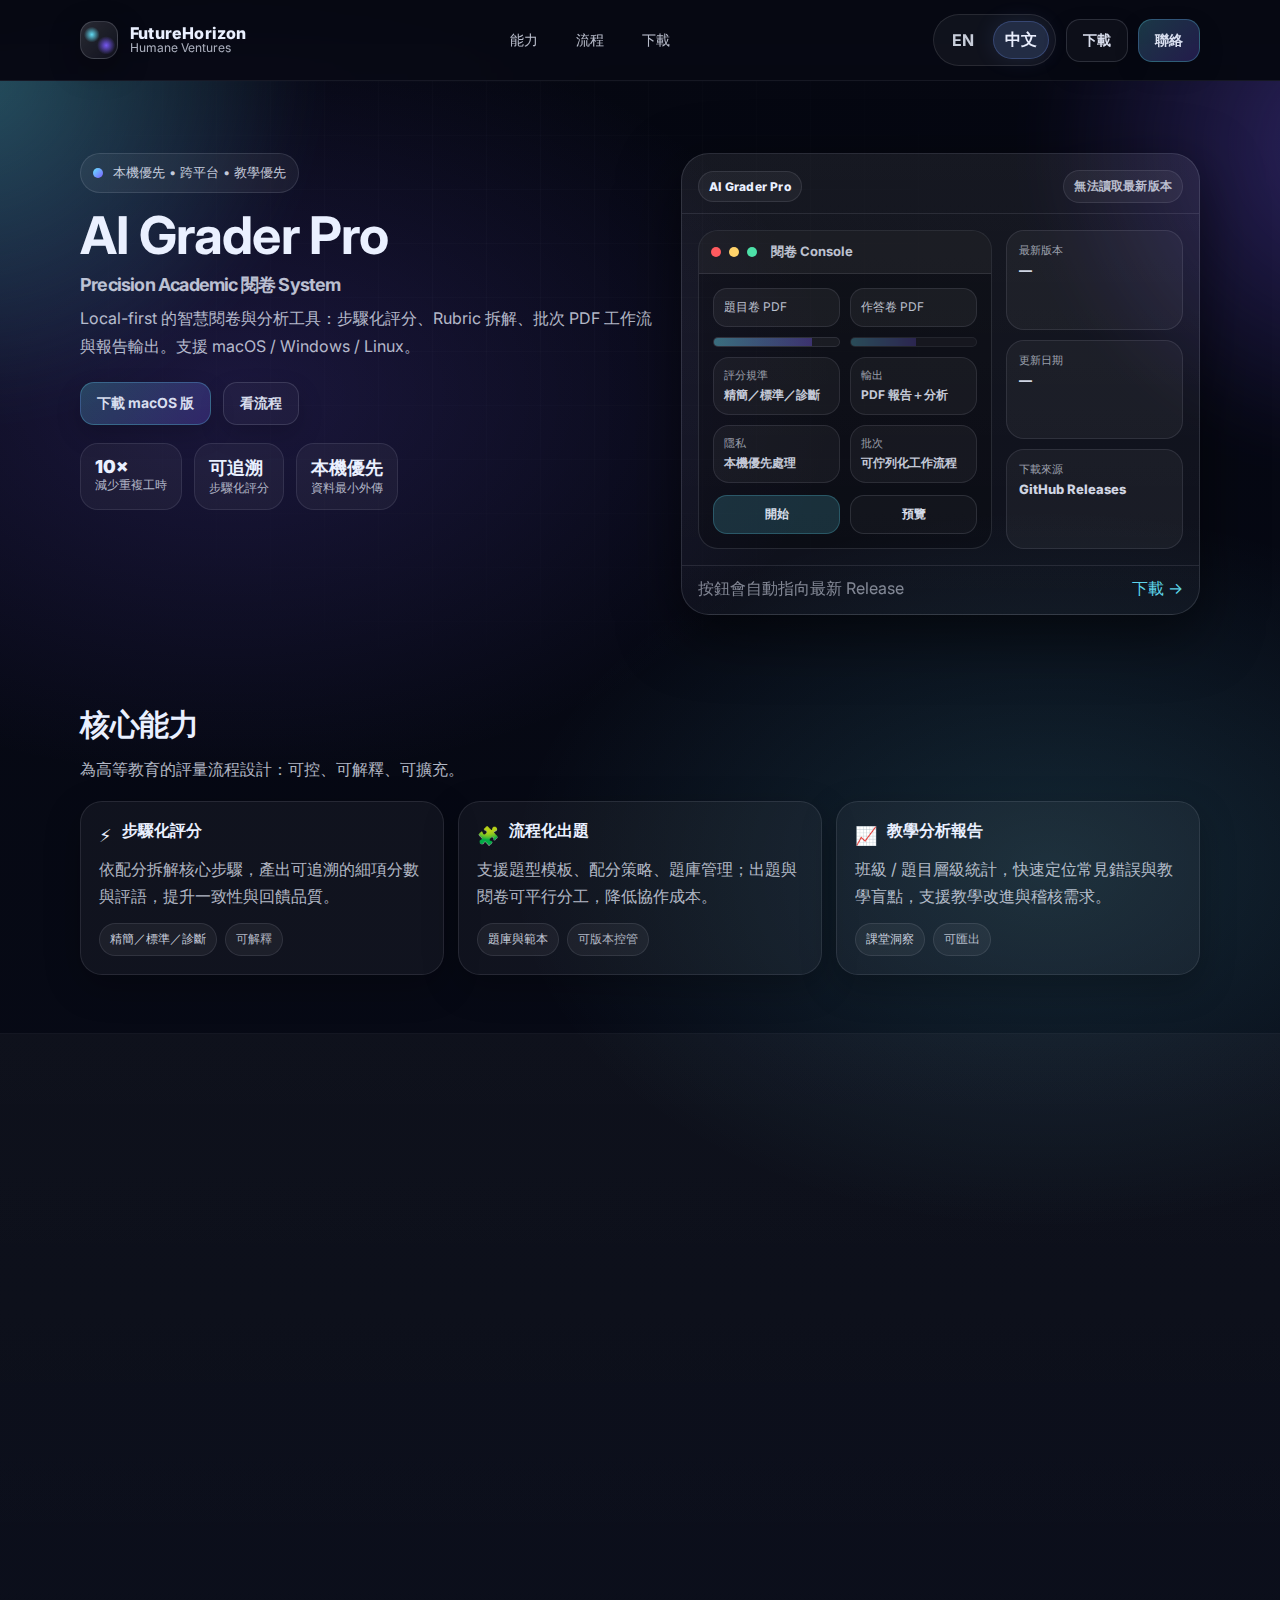
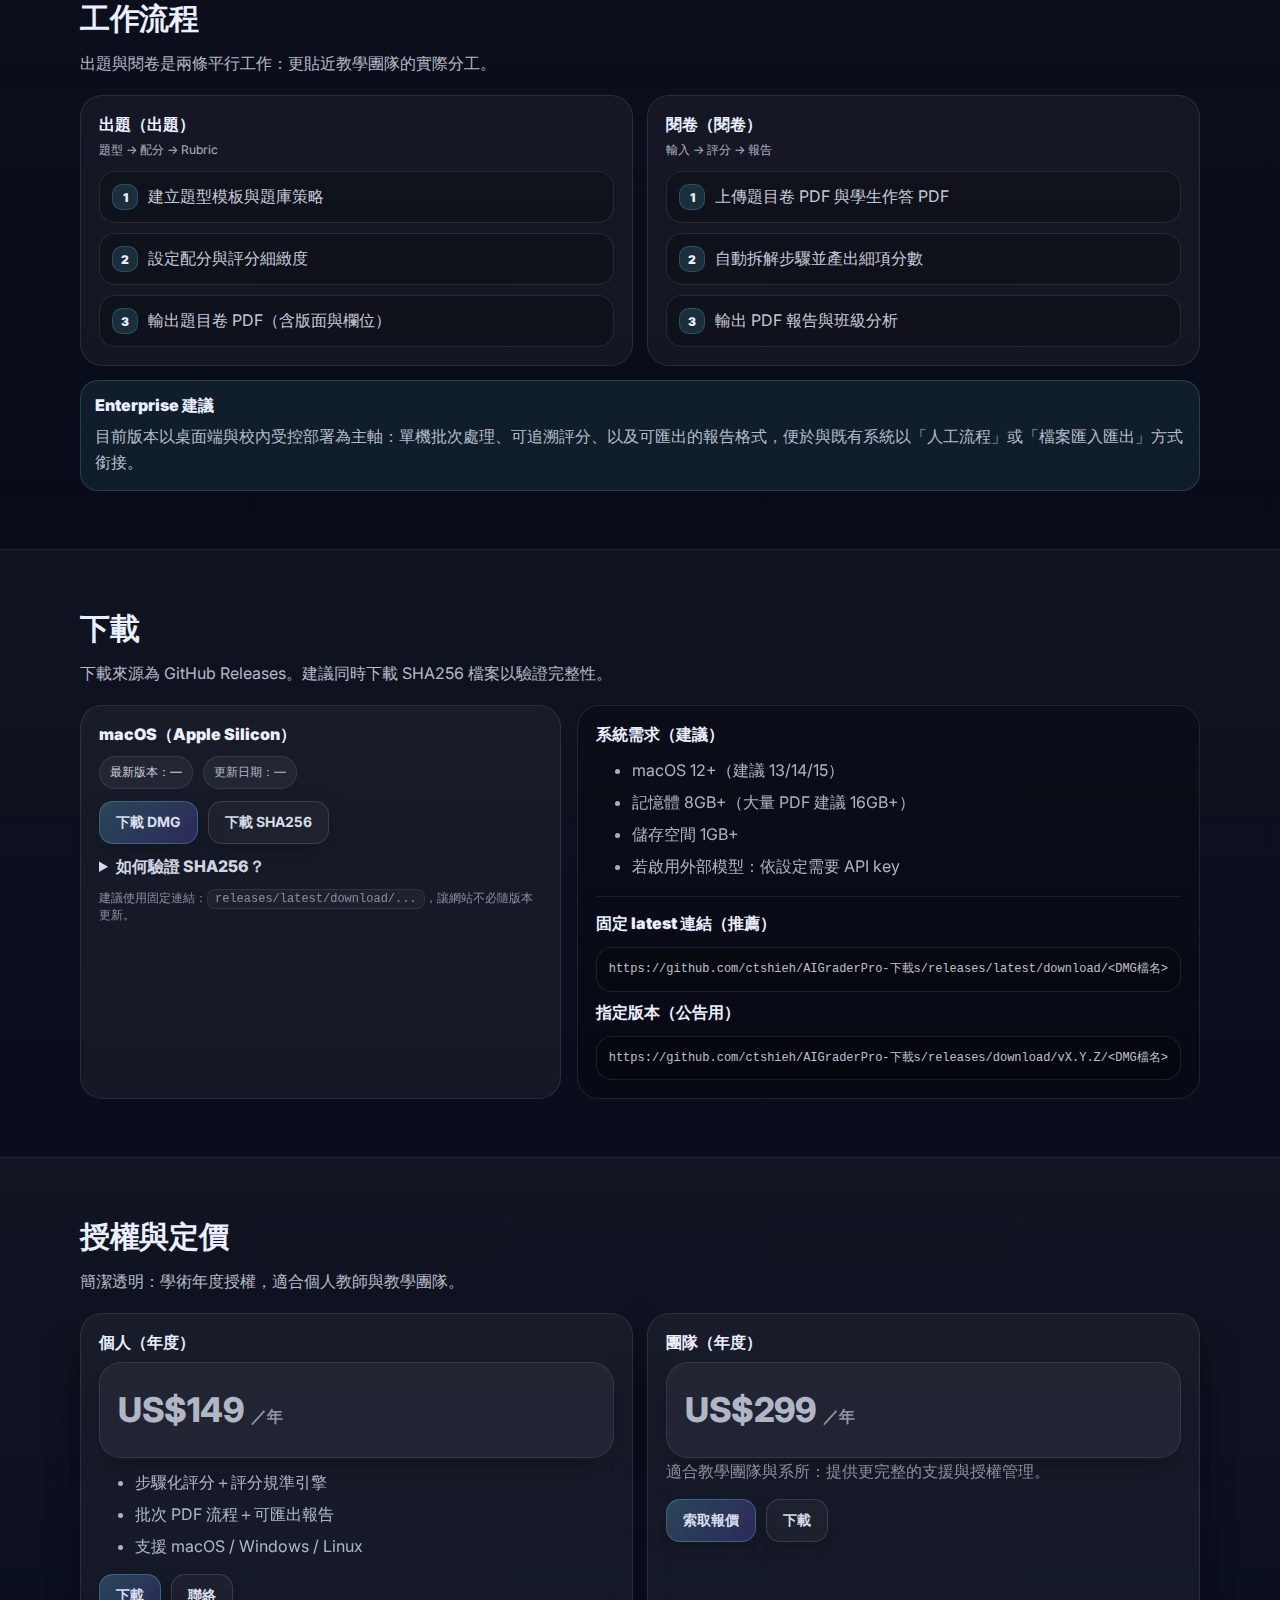
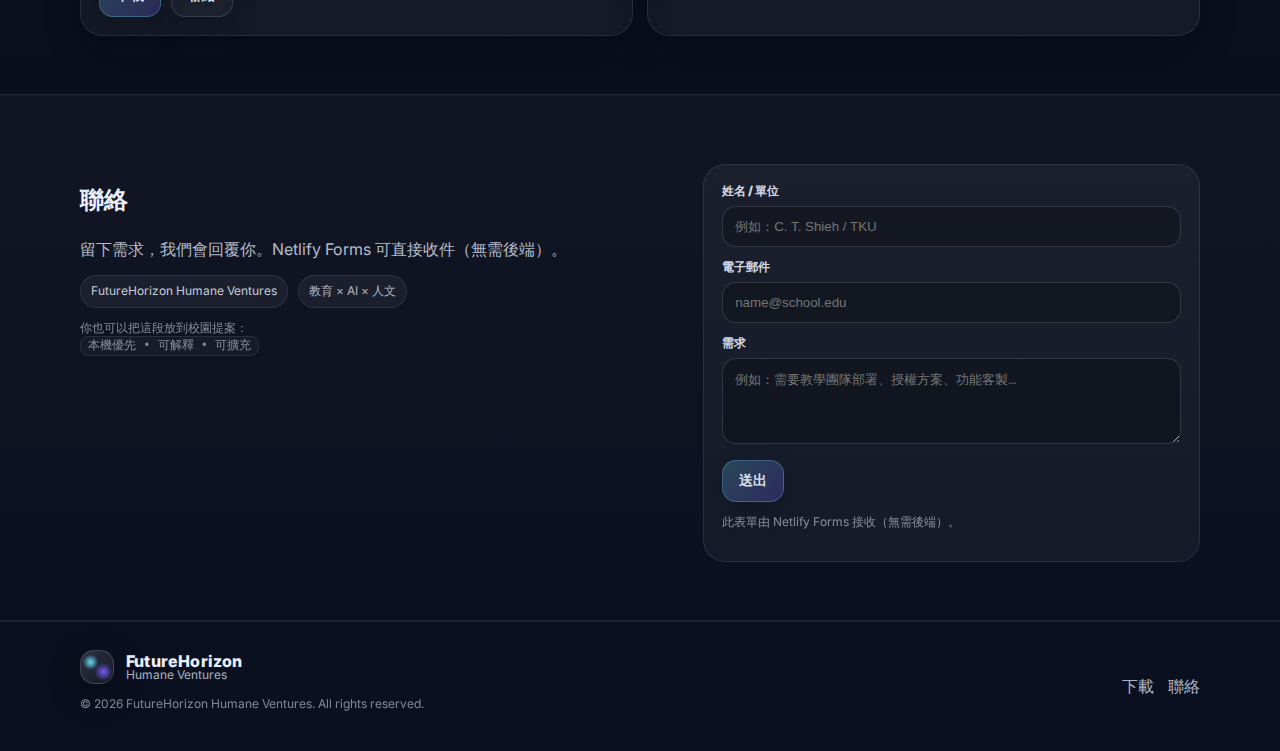
<file: index.html>
<!doctype html>
<html lang="zh-Hant">
<head>
  <meta charset="utf-8" />
  <meta name="viewport" content="width=device-width,initial-scale=1" />
  <title>AI Grader Pro — FutureHorizon Humane Ventures</title>
  <link rel="canonical" href="/" />
  
  <link rel="alternate" hreflang="en" href="/en/" />
  <link rel="alternate" hreflang="zh-Hant" href="/" />
  <link rel="alternate" hreflang="x-default" href="/en/" />
<meta name="description" content="AI Grader Pro：本機優先的智慧閱卷、出題與學習分析工具。FutureHorizon Humane Ventures — 科技 × 教育 × 人文關懷。" />
  <meta name="theme-color" content="#0B1020" />
  <link rel="icon" href="/assets/favicon.svg" type="image/svg+xml" />
  <link rel="preconnect" href="https://fonts.googleapis.com">
  <link rel="preconnect" href="https://fonts.gstatic.com" crossorigin>
  <link href="https://fonts.googleapis.com/css2?family=Inter:wght@400;500;600;700;800&display=swap" rel="stylesheet">
  <link rel="stylesheet" href="/assets/styles.css" />
</head>

<body>
  <a class="skip" href="#main">跳到主要內容</a>

  <header class="topbar" id="topbar">
    <div class="container topbar__inner">
      <a class="brand" href="#">
        <span class="brand__mark" aria-hidden="true"></span>
        <span class="brand__text">
          <span class="brand__name">FutureHorizon</span>
          <span class="brand__sub">Humane Ventures</span>
        </span>
      </a>

      <nav class="nav" aria-label="主要導覽">
        <a href="#capabilities"><span data-i18n="nav_cap">能力</span></a>
        <a href="#workflow"><span data-i18n="nav_wf">流程</span></a>
        
        
        <a href="#download"><span data-i18n="nav_dl">下載</span></a>
        
      </nav>

      <div class="topbar__cta">
        <div class="langswitch" role="group" aria-label="Language"><a class="langlink" href="/en/">EN</a><a class="langlink is-active" href="/">中文</a></div>

        <a class="btn btn--ghost" href="#download"><span data-i18n="btn_download">下載</span></a>
        <a class="btn btn--primary" href="#contact"><span data-i18n="btn_contact">聯絡</span></a>
      </div>

      <button class="navbtn" id="navbtn" aria-label="開啟選單" aria-expanded="false" aria-controls="mobileNav">
        <span></span><span></span><span></span>
      </button>
    </div>

    <div class="mobileNav" id="mobileNav" hidden>
      <div class="container mobileNav__inner">
        
        <div class="mobileLang"><a class="langlink" href="/en/">EN</a><a class="langlink is-active" href="/">中文</a></div>
<a href="#capabilities"><span data-i18n="nav_cap">能力</span></a>
        <a href="#workflow"><span data-i18n="nav_wf">流程</span></a>
        
        
        <a href="#download"><span data-i18n="nav_dl">下載</span></a>
        
        <a href="#contact"><span data-i18n="nav_ct">聯絡</span></a>
      </div>
    </div>
  </header>

  <main id="main">
    <!-- HERO -->
    <section class="hero" aria-label="AI Grader Pro 首頁">
      <div class="hero__bg" aria-hidden="true">
        <div class="orb orb--a"></div>
        <div class="orb orb--b"></div>
        <div class="gridlines"></div>
      </div>

      <div class="container hero__grid">
        <div class="hero__copy">
          <div class="pill reveal">
            <span class="dot"></span>
            <span>本機優先 • 跨平台 • 教學優先</span>
          </div>

          <h1 class="hero__title reveal" data-i18n="hero_title">
            AI Grader Pro
            <span class="hero__title2" data-i18n="hero_subtitle">Precision Academic 閱卷 System</span>
          </h1>

          <p class="hero__desc reveal" data-i18n="hero_desc">
            Local-first 的智慧閱卷與分析工具：步驟化評分、Rubric 拆解、批次 PDF 工作流與報告輸出。支援 macOS / Windows / Linux。
          </p>

          <div class="hero__actions reveal">
            <a class="btn btn--primary" href="#download" id="primary下載"><span data-i18n="hero_btn_download">下載 macOS 版</span></a>
            <a class="btn btn--ghost" href="#workflow"><span data-i18n="hero_btn_workflow">看流程</span></a>
          </div>

          <div class="kpis reveal" role="list" aria-label="關鍵指標">
            <div class="kpi" role="listitem">
              <div class="kpi__num"><span data-i18n="chip1_title">10×</span></div>
              <div class="kpi__lbl"><span data-i18n="chip1_desc">減少重複工時</span></div>
            </div>
            <div class="kpi" role="listitem">
              <div class="kpi__num"><span data-i18n="chip2_title">可追溯</span></div>
              <div class="kpi__lbl"><span data-i18n="chip2_desc">步驟化評分</span></div>
            </div>
            <div class="kpi" role="listitem">
              <div class="kpi__num"><span data-i18n="chip3_title">本機優先</span></div>
              <div class="kpi__lbl"><span data-i18n="chip3_desc">資料最小外傳</span></div>
            </div>
          </div>
        </div>

        <div class="hero__panel reveal" aria-label="產品預覽卡片">
          <div class="panel">
            <div class="panel__top">
              <div class="chip">AI Grader Pro</div>
              <div class="chip chip--muted" id="latestBadge">載入最新版本中…</div>
            </div>

            <div class="panel__body">
              <div class="ui">
                <div class="ui__bar">
                  <span class="ui__dot d1"></span>
                  <span class="ui__dot d2"></span>
                  <span class="ui__dot d3"></span>
                  <span class="ui__title">閱卷 Console</span>
                </div>

                <div class="ui__content">
                  <div class="ui__row">
                    <div class="ui__pill">題目卷 PDF</div>
                    <div class="ui__pill">作答卷 PDF</div>
                  </div>

                  <div class="ui__row">
                    <div class="ui__meter">
                      <span class="ui__meterFill"></span>
                    </div>
                    <div class="ui__meter ui__meter--dim">
                      <span class="ui__meterFill ui__meterFill--dim"></span>
                    </div>
                  </div>

                  <div class="ui__grid">
                    <div class="ui__tile">
                      <div class="ui__k">評分規準</div>
                      <div class="ui__v">精簡／標準／診斷</div>
                    </div>
                    <div class="ui__tile">
                      <div class="ui__k">輸出</div>
                      <div class="ui__v">PDF 報告＋分析</div>
                    </div>
                    <div class="ui__tile">
                      <div class="ui__k">隱私</div>
                      <div class="ui__v">本機優先處理</div>
                    </div>
                    <div class="ui__tile">
                      <div class="ui__k">批次</div>
                      <div class="ui__v">可佇列化工作流程</div>
                    </div>
                  </div>

                  <div class="ui__footer">
                    <div class="ui__btn">開始</div>
                    <div class="ui__btn ui__btn--ghost">預覽</div>
                  </div>
                </div>
              </div>

              <div class="panel__side">
                <div class="mini">
                  <div class="mini__k">最新版本</div>
                  <div class="mini__v" id="latestVersion">—</div>
                </div>
                <div class="mini">
                  <div class="mini__k">更新日期</div>
                  <div class="mini__v" id="latestDate">—</div>
                </div>
                <div class="mini">
                  <div class="mini__k">下載來源</div>
                  <div class="mini__v">GitHub Releases</div>
                </div>
              </div>
            </div>

            <div class="panel__bottom">
              <div class="muted"><span data-i18n="dl_auto_latest">按鈕會自動指向最新 Release</span></div>
              <a class="link" href="#download">下載 →</a>
            </div>
          </div>
        </div>
      </div>
    </section>

    <!-- 核心能力 -->
    <section id="capabilities" class="section">
      <div class="container">
        <div class="section__head">
          <h2 data-i18n="cap_title">核心能力</h2>
          <p class="section__sub">為高等教育的評量流程設計：可控、可解釋、可擴充。</p>
        </div>

        <div class="grid3">
          <article class="card">
            <div class="card__top">
              <div class="icon">⚡</div>
              <h3>步驟化評分</h3>
            </div>
            <p>依配分拆解核心步驟，產出可追溯的細項分數與評語，提升一致性與回饋品質。</p>
            <div class="card__meta">
              <span class="tag">精簡／標準／診斷</span>
              <span class="tag tag--muted">可解釋</span>
            </div>
          </article>

          <article class="card">
            <div class="card__top">
              <div class="icon">🧩</div>
              <h3>流程化出題</h3>
            </div>
            <p>支援題型模板、配分策略、題庫管理；出題與閱卷可平行分工，降低協作成本。</p>
            <div class="card__meta">
              <span class="tag">題庫與範本</span>
              <span class="tag tag--muted">可版本控管</span>
            </div>
          </article>

          <article class="card">
            <div class="card__top">
              <div class="icon">📈</div>
              <h3>教學分析報告</h3>
            </div>
            <p>班級 / 題目層級統計，快速定位常見錯誤與教學盲點，支援教學改進與稽核需求。</p>
            <div class="card__meta">
              <span class="tag">課堂洞察</span>
              <span class="tag tag--muted">可匯出</span>
            </div>
          </article>
        </div>
      </div>
    </section>

    <!-- 工作流程 -->
    <section id="workflow" class="section section--alt">
      <div class="container">
        <div class="wf-figure reveal"><img src="/assets/workflow.svg" alt="Workflow diagram" loading="lazy"></div>

        <div class="section__head">
          <h2 data-i18n="wf_title">工作流程</h2>
          <p class="section__sub">出題與閱卷是兩條平行工作：更貼近教學團隊的實際分工。</p>
        </div>

        <div class="workflow">
          <div class="lane">
            <div class="lane__head">
              <div class="lane__title">出題（出題）</div>
              <div class="lane__sub">題型 → 配分 → Rubric</div>
            </div>
            <div class="steps">
              <div class="step">
                <div class="step__k">1</div>
                <div class="step__v">建立題型模板與題庫策略</div>
              </div>
              <div class="step">
                <div class="step__k">2</div>
                <div class="step__v">設定配分與評分細緻度</div>
              </div>
              <div class="step">
                <div class="step__k">3</div>
                <div class="step__v">輸出題目卷 PDF（含版面與欄位）</div>
              </div>
            </div>
          </div>

          <div class="lane lane--right">
            <div class="lane__head">
              <div class="lane__title">閱卷（閱卷）</div>
              <div class="lane__sub">輸入 → 評分 → 報告</div>
            </div>
            <div class="steps">
              <div class="step">
                <div class="step__k">1</div>
                <div class="step__v">上傳題目卷 PDF 與學生作答 PDF</div>
              </div>
              <div class="step">
                <div class="step__k">2</div>
                <div class="step__v">自動拆解步驟並產出細項分數</div>
              </div>
              <div class="step">
                <div class="step__k">3</div>
                <div class="step__v">輸出 PDF 報告與班級分析</div>
              </div>
            </div>
          </div>
        </div>

        <div class="note">
          <div class="note__k">Enterprise 建議</div>
          <div class="note__v">目前版本以桌面端與校內受控部署為主軸：單機批次處理、可追溯評分、以及可匯出的報告格式，便於與既有系統以「人工流程」或「檔案匯入匯出」方式銜接。</div>
        </div>
      </div>
    </section>

    
    <!-- 下載 -->
    <section id="download" class="section section--alt">
      <div class="container">
        <div class="section__head">
          <h2 data-i18n="dl_title">下載</h2>
          <p class="section__sub">下載來源為 GitHub Releases。建議同時下載 SHA256 檔案以驗證完整性。</p>
        </div>

        <div class="download">
          <div class="download__box">
            <div class="download__title">macOS（Apple Silicon）</div>
            <div class="download__meta">
              <span class="tag" id="latestTag">最新版本：載入中…</span>
              <span class="tag tag--muted" id="dateTag">更新日期：載入中…</span>
            </div>

            <div class="download__btns">
              <a class="btn btn--primary" id="downloadMac" href="#" rel="noopener">下載 DMG</a>
              <a class="btn btn--ghost" id="downloadSha" href="#" rel="noopener">下載 SHA256</a>
            </div>

            <details class="details">
              <summary>如何驗證 SHA256？</summary>
              <pre class="code">shasum -a 256 AIGraderPro-*.dmg
# 比對輸出與 .sha256 檔內容一致即可</pre>
            </details>

            <div class="muted small" style="margin-top:12px">
              建議使用固定連結：<span class="kbd">releases/latest/download/...</span>，讓網站不必隨版本更新。
            </div>
          </div>

          <div class="download__box download__box--dark">
            <div class="download__title">系統需求（建議）</div>
            <ul class="list">
              <li>macOS 12+（建議 13/14/15）</li>
              <li>記憶體 8GB+（大量 PDF 建議 16GB+）</li>
              <li>儲存空間 1GB+</li>
              <li>若啟用外部模型：依設定需要 API key</li>
            </ul>

            <div class="divider"></div>

            <div class="download__title">固定 latest 連結（推薦）</div>
            <pre class="code" id="latestUrlCode">載入中…</pre>
            <div class="download__title" style="margin-top:10px">指定版本（公告用）</div>
            <pre class="code" id="versionUrlCode">載入中…</pre>
          </div>
        </div>
      </div>
    </section>

    <!-- 聯絡 -->
    
    <!-- PRICING -->
    <section id="pricing" class="section section--alt">
      <div class="container">
        <div class="section__head">
          <h2 data-i18n="pr_title">授權與定價</h2>
          <p class="section__sub" data-i18n="pr_sub">簡潔透明：學術年度授權，適合個人教師與教學團隊。</p>
        </div>

        <div class="grid2">
          <article class="card">
            <h3 data-i18n="pr_std_title">個人（年度）</h3>
            <p class="price"><span class="price__num" data-price="personal">$149</span><span class="price__unit" data-i18n="pr_per_year">／年</span></p>
            <ul class="list">
              <li data-i18n="pr_item1">步驟化評分＋評分規準引擎</li>
              <li data-i18n="pr_item2">批次 PDF 流程＋可匯出報告</li>
              <li data-i18n="pr_item3">支援 macOS / Windows / Linux</li>
            </ul>
            <div class="row">
              <a class="btn btn--primary" href="#download" data-i18n="pr_btn_try">下載</a>
              <a class="btn btn--ghost" href="#contact" data-i18n="pr_btn_contact">聯絡</a>
            </div>
          </article>

          <article class="card">
            <h3 data-i18n="pr_bus_title">團隊（年度）</h3>
            <p class="price"><span class="price__num" data-price="business">$299</span><span class="price__unit" data-i18n="pr_per_year">／年</span></p>
            <p class="muted" data-i18n="pr_bus_note">適合教學團隊與系所：提供更完整的支援與授權管理。</p>
            <div class="row">
              <a class="btn btn--primary" href="#contact" data-i18n="pr_btn_get_quote">索取報價</a>
              <a class="btn btn--ghost" href="#download" data-i18n="pr_btn_try">下載</a>
            </div>
          </article>
        </div>
      </div>
    </section>
<section id="contact" class="section section--alt">
      <div class="container">
        <div class="cta">
          <div class="cta__copy">
            <h2 data-i18n="ct_title">聯絡</h2>
            <p class="section__sub">留下需求，我們會回覆你。Netlify Forms 可直接收件（無需後端）。</p>

            <div class="cta__meta">
              <span class="tag">FutureHorizon Humane Ventures</span>
              <span class="tag tag--muted">教育 × AI × 人文</span>
            </div>

            <div class="muted small" style="margin-top:12px">
              你也可以把這段放到校園提案：<br/>
              <span class="kbd">本機優先 • 可解釋 • 可擴充</span>
            </div>
          </div>

          <form class="form" name="contact" method="POST" data-netlify="true" netlify-honeypot="bot-field">
            <input type="hidden" name="form-name" value="contact" />
            <p class="hidden">
              <label>不要填這欄：<input name="bot-field" /></label>
            </p>

            <label>
              <span>姓名 / 單位</span>
              <input name="name" placeholder="例如：C. T. Shieh / TKU" required />
            </label>

            <label>
              <span>電子郵件</span>
              <input type="email" name="email" placeholder="name@school.edu" required />
            </label>

            <label>
              <span>需求</span>
              <textarea name="message" rows="4" placeholder="例如：需要教學團隊部署、授權方案、功能客製…" required></textarea>
            </label>

            <button class="btn btn--primary" type="submit">送出</button>
            <p class="muted small">此表單由 Netlify Forms 接收（無需後端）。</p>
          </form>
        </div>
      </div>
    </section>

    <footer class="footer">
      <div class="container footer__inner">
        <div class="footer__left">
          <div class="brand brand--footer">
            <span class="brand__mark" aria-hidden="true"></span>
            <span class="brand__text">
              <span class="brand__name">FutureHorizon</span>
              <span class="brand__sub">Humane Ventures</span>
            </span>
          </div>
          <p class="muted small">© <span id="year"></span> FutureHorizon Humane Ventures. All rights reserved.</p>
        </div>
        <div class="footer__right">
          <a href="#download"><span data-i18n="nav_dl">下載</span></a>
          
          
          
          <a href="#contact"><span data-i18n="nav_ct">聯絡</span></a>
        </div>
      </div>
    </footer>
  </main>

  <script>
    // ========= CONFIG =========
    const OWNER = "ctshieh";
    const REPO  = "AIGraderPro-下載s";
    const DMG_MATCH = /mac-arm64\.dmg$/i;
    const SHA_MATCH = /mac-arm64\.dmg\.sha256$/i;

    const $ = (id) => document.getElementById(id);
    const setText = (id, txt) => { const el = $(id); if (el) el.textContent = txt; };

    // Mobile nav
    const navbtn = $("navbtn");
    const mobileNav = $("mobileNav");
    if (navbtn && mobileNav) {
      navbtn.addEventListener("click", () => {
        const expanded = navbtn.getAttribute("aria-expanded") === "true";
        navbtn.setAttribute("aria-expanded", String(!expanded));
        mobileNav.hidden = expanded;
      });
      mobileNav.addEventListener("click", (e) => {
        if (e.target && e.target.tag姓名 === "A") {
          navbtn.setAttribute("aria-expanded", "false");
          mobileNav.hidden = true;
        }
      });
    }

    // Year
    setText("year", new Date().getFullYear());

    // Reveal on scroll
    (() => {
      const els = document.querySelectorAll(".reveal");
      const io = new IntersectionObserver((entries) => {
        entries.forEach((e) => {
          if (e.isIntersecting) e.target.classList.add("is-in");
        });
      }, { threshold: 0.15 });
      els.forEach(el => io.observe(el));
    })();

    async function loadLatest() {
      const api = `https://api.github.com/repos/${OWNER}/${REPO}/releases/latest`;
      try {
        const res = await fetch(api, { headers: { "Accept": "application/vnd.github+json" }});
        if (!res.ok) throw new Error("GitHub API error: " + res.status);
        const data = await res.json();

        const tag = data.tag_name || "latest";
        const date = (data.published_at || "").slice(0,10);
        const assets = Array.isArray(data.assets) ? data.assets : [];

        const dmg = assets.find(a => DMG_MATCH.test(a.name)) || assets.find(a => a.name && a.name.toLowerCase().endsWith(".dmg"));
        const sha = assets.find(a => SHA_MATCH.test(a.name)) || assets.find(a => a.name && a.name.toLowerCase().endsWith(".sha256"));

        const latest下載Base = `https://github.com/${OWNER}/${REPO}/releases/latest/download/`;
        const version下載Base = `https://github.com/${OWNER}/${REPO}/releases/download/${encodeURIComponent(tag)}/`;

        if (dmg) {
          $("downloadMac").href = dmg.browser_download_url;
          setText("latestBadge", `最新：${tag}`);
          setText("latestVersion", tag);
          setText("latestDate", date || "—");
          setText("latestTag", `最新版本：${tag}`);
          setText("dateTag", date ? `更新日期：${date}` : "更新日期：—");
          setText("latestUrlCode", latest下載Base + dmg.name);
          setText("versionUrlCode", version下載Base + dmg.name);
        } else {
          setText("latestBadge", "尚未找到 DMG");
          setText("latestTag", "最新版本：—");
          setText("dateTag", "更新日期：—");
          setText("latestUrlCode", latest下載Base + "<DMG檔名>");
          setText("versionUrlCode", version下載Base + "<DMG檔名>");
        }

        if (sha) $("downloadSha").href = sha.browser_download_url;

      } catch (err) {
        console.error(err);
        setText("latestBadge", "無法讀取最新版本");
        setText("latestTag", "最新版本：—");
        setText("dateTag", "更新日期：—");
        setText("latestUrlCode", `https://github.com/${OWNER}/${REPO}/releases/latest/download/<DMG檔名>`);
        setText("versionUrlCode", `https://github.com/${OWNER}/${REPO}/releases/download/vX.Y.Z/<DMG檔名>`);
      }
    }

    loadLatest();
  </script>
  <script src="/assets/pricing.js"></script>
</body>
</html>
</file>
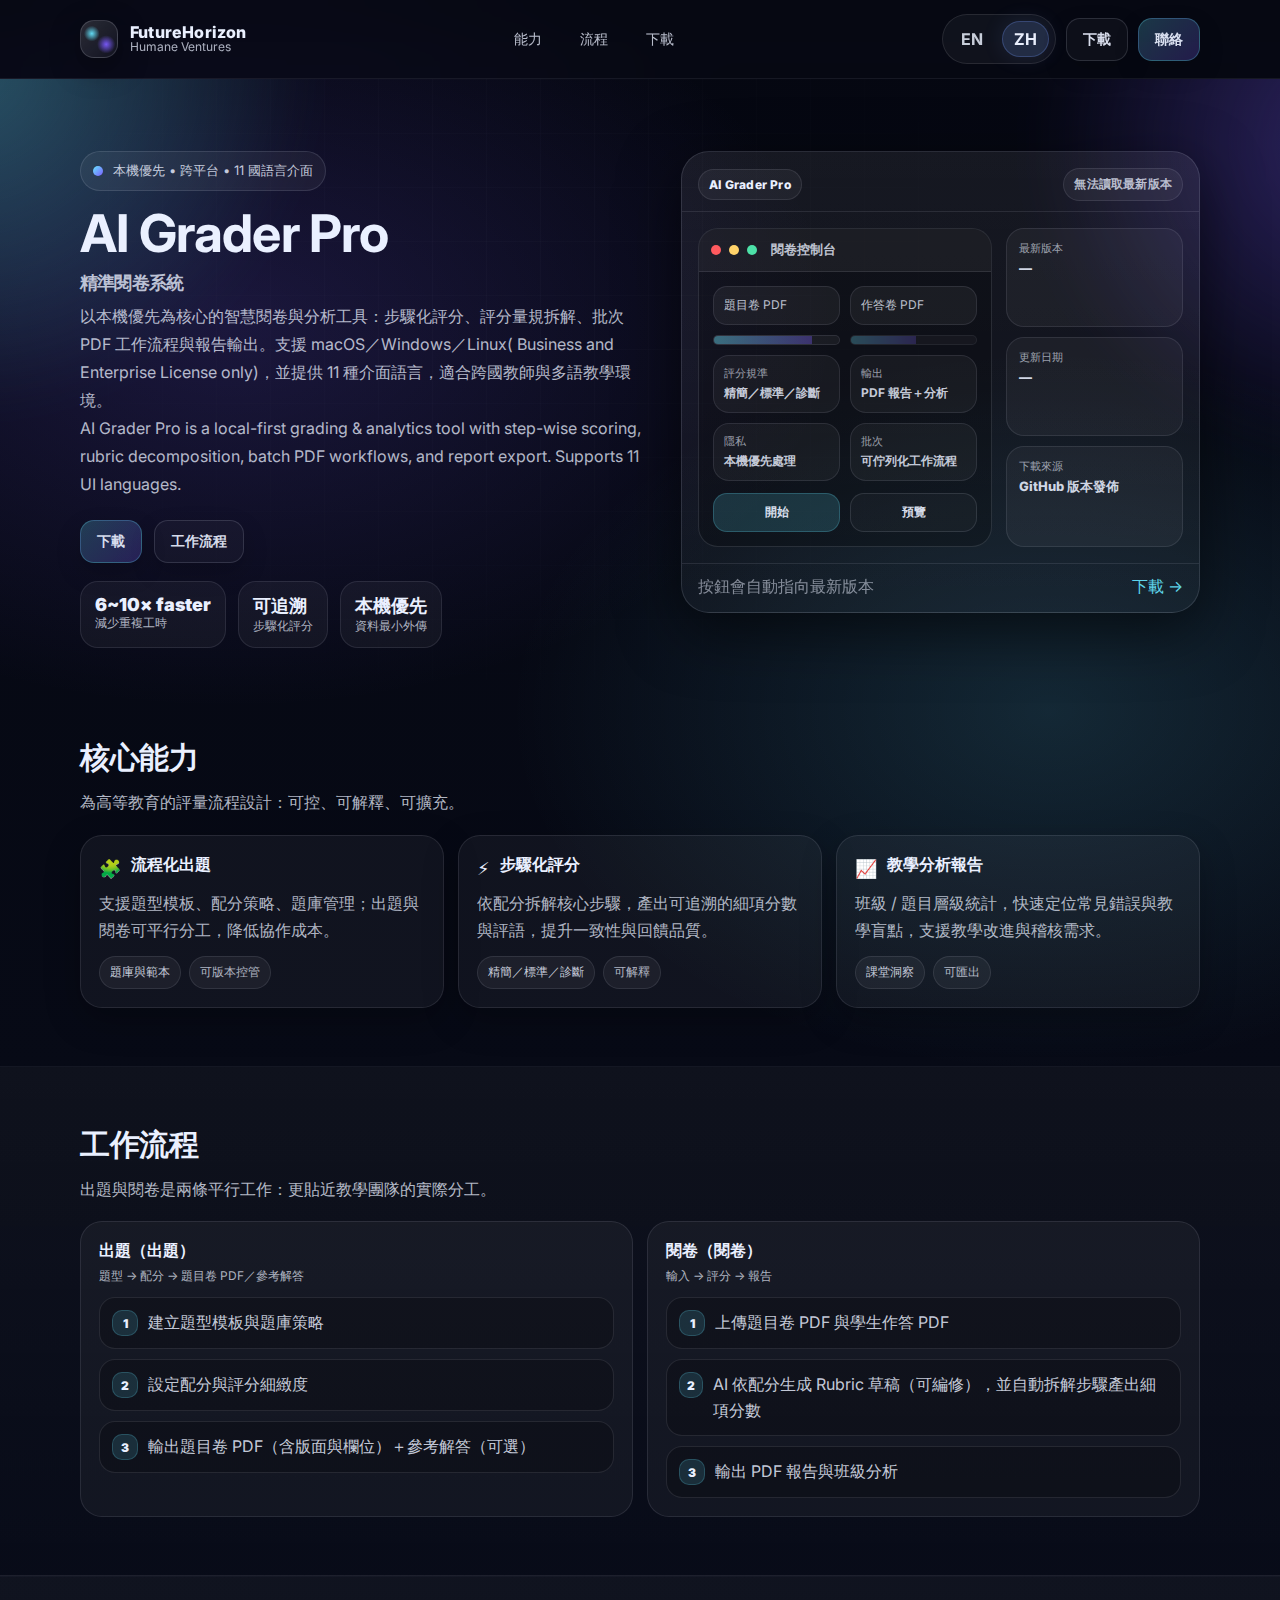
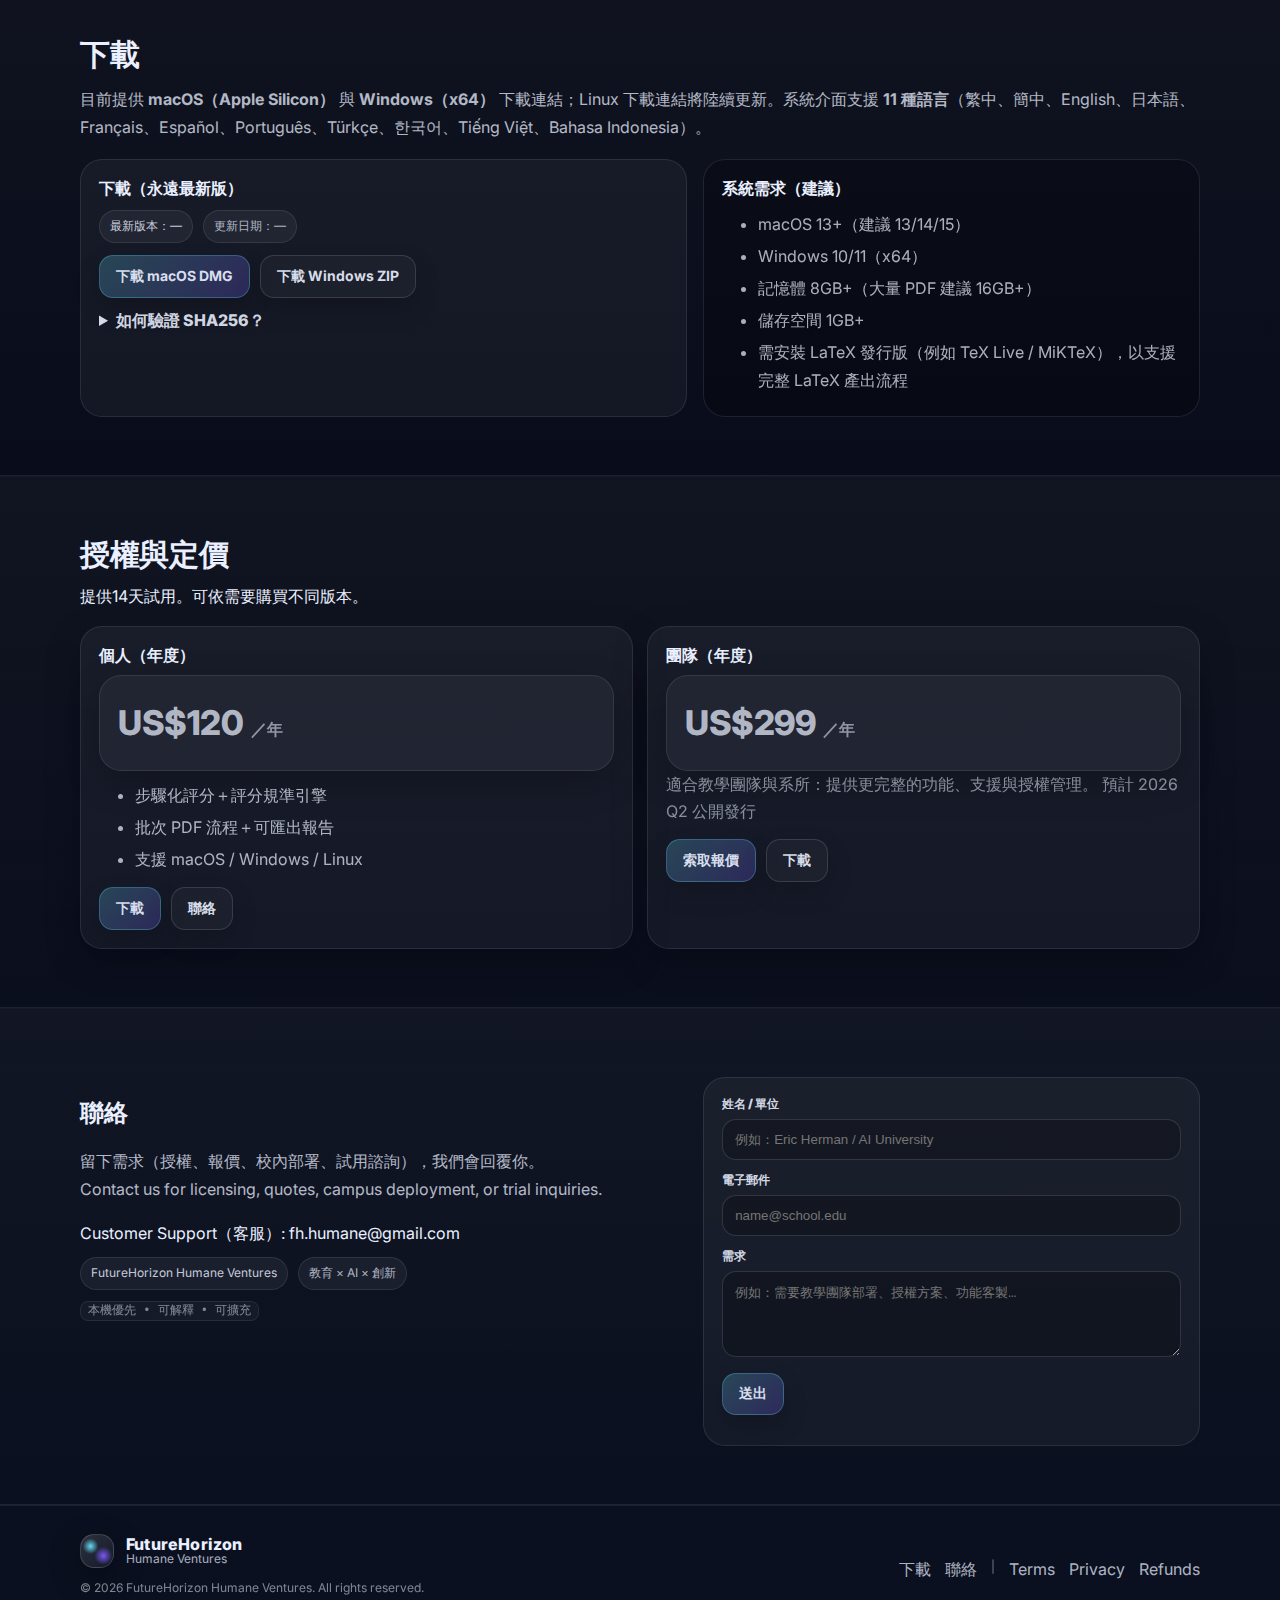
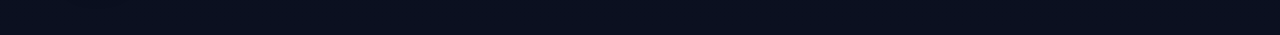
<file: docs/index.html>
<!doctype html>
<html lang="zh-Hant">
<head>
<!-- build: dualpage-v3 2026-02-18 04:19:55 -->

  <meta charset="utf-8" />
  <meta name="viewport" content="width=device-width,initial-scale=1" />
  <title>AI Grader Pro — FutureHorizon Humane Ventures</title>
  <link rel="canonical" href="./" />
  
  <link rel="alternate" hreflang="en" href="en/" />
  <link rel="alternate" hreflang="zh-Hant" href="./" />
  <link rel="alternate" hreflang="x-default" href="en/" />
<meta name="description" content="AI Grader Pro：Local-first 智慧閱卷、出題與學習分析工具。支援 macOS / Windows / Linux (Business) 與 11 種介面語言；目前提供 macOS 與 Windows 下載。FutureHorizon Humane Ventures — 科技 × 教育 × 人文關懷。" />
  <meta name="theme-color" content="#0B1020" />
  <link rel="icon" href="assets/favicon.svg" type="image/svg+xml" />
  <link rel="preconnect" href="https://fonts.googleapis.com">
  <link rel="preconnect" href="https://fonts.gstatic.com" crossorigin>
  <link href="https://fonts.googleapis.com/css2?family=Inter:wght@400;500;600;700;800&display=swap" rel="stylesheet">
  <link rel="stylesheet" href="assets/styles.css" />

<style>
.footer__policy{margin-left:12px; text-decoration:underline;}
.footer__sep{margin-left:12px; opacity:.7}
</style>

</head>

<body>
  <a class="skip" href="#main">跳到主要內容</a>

  <header class="topbar" id="topbar">
    <div class="container topbar__inner">
      <a class="brand" href="#">
        <span class="brand__mark" aria-hidden="true"></span>
        <span class="brand__text">
          <span class="brand__name">FutureHorizon</span>
          <span class="brand__sub">Humane Ventures</span>
        </span>
      </a>

      <nav class="nav" aria-label="主要導覽">
        <a href="#capabilities"><span data-i18n="nav_cap">能力</span></a>
        <a href="#workflow"><span data-i18n="nav_wf">流程</span></a>
        
        
        <a href="#download"><span data-i18n="nav_dl">下載</span></a>
        
      </nav>

      <div class="topbar__cta">
        <div class="langswitch" role="group" aria-label="Language"><a class="langlink" href="en/">EN</a><a class="langlink is-active" href="./">ZH</a></div>

        <a class="btn btn--ghost" href="#download"><span data-i18n="btn_download">下載</span></a>
        <a class="btn btn--primary" href="#contact"><span data-i18n="btn_contact">聯絡</span></a>
      </div>

      <button class="navbtn" id="navbtn" aria-label="開啟選單" aria-expanded="false" aria-controls="mobileNav">
        <span></span><span></span><span></span>
      </button>
    </div>

    <div class="mobileNav" id="mobileNav" hidden>
      <div class="container mobileNav__inner">
        
        <div class="mobileLang"><a class="langlink" href="en/">EN</a><a class="langlink is-active" href="./">ZH</a></div>
<a href="#capabilities"><span data-i18n="nav_cap">能力</span></a>
        <a href="#workflow"><span data-i18n="nav_wf">流程</span></a>
        
        
        <a href="#download"><span data-i18n="nav_dl">下載</span></a>
        
        <a href="#contact"><span data-i18n="nav_ct">聯絡</span></a>

          <span class="footer__sep">·</span>
          <a class="footer__policy" href="/terms/">服務條款</a>
          <a class="footer__policy" href="/privacy/">隱私權</a>
          <a class="footer__policy" href="/refund-policy/">退款政策</a>
    
      </div>
    </div>
  </header>

  <main id="main">
    <!-- HERO -->
    <section class="hero" aria-label="AIGrader Pro 首頁">
      <div class="hero__bg" aria-hidden="true">
        <div class="orb orb--a"></div>
        <div class="orb orb--b"></div>
        <div class="gridlines"></div>
      </div>

      <div class="container hero__grid">
        <div class="hero__copy">
          <div class="pill reveal">
            <span class="dot"></span>
            <span>本機優先 • 跨平台 • 11 國語言介面</span>
          </div>

          <h1 class="hero__title reveal" data-i18n="hero_title">
            AI Grader Pro
            <span class="hero__title2" data-i18n="hero_subtitle">精準閱卷系統</span>
          </h1>

          <p class="hero__desc reveal" data-i18n="hero_desc">
            以本機優先為核心的智慧閱卷與分析工具：步驟化評分、評分量規拆解、批次 PDF 工作流程與報告輸出。支援 macOS／Windows／Linux( Business and Enterprise License only)，並提供 11 種介面語言，適合跨國教師與多語教學環境。<br>AI Grader Pro is a local-first grading & analytics tool with step-wise scoring, rubric decomposition, batch PDF workflows, and report export. Supports 11 UI languages.
          </p>

          <div class="hero__actions reveal">
            <a class="btn btn--primary" href="#download" id="primary下載"><span data-i18n="hero_btn_download">下載 </span></a>
            <a class="btn btn--ghost" href="#workflow"><span data-i18n="hero_btn_workflow">工作流程</span></a>
          </div>

          <div class="kpis reveal" role="list" aria-label="關鍵指標">
            <div class="kpi" role="listitem">
              <div class="kpi__num"><span data-i18n="chip1_title"> 6~10× faster </span></div>
              <div class="kpi__lbl"><span data-i18n="chip1_desc">減少重複工時</span></div>
            </div>
            <div class="kpi" role="listitem">
              <div class="kpi__num"><span data-i18n="chip2_title">可追溯</span></div>
              <div class="kpi__lbl"><span data-i18n="chip2_desc">步驟化評分</span></div>
            </div>
            <div class="kpi" role="listitem">
              <div class="kpi__num"><span data-i18n="chip3_title">本機優先</span></div>
              <div class="kpi__lbl"><span data-i18n="chip3_desc">資料最小外傳</span></div>
            </div>
          </div>
        </div>

        <div class="hero__panel reveal" aria-label="產品預覽卡片">
          <div class="panel">
            <div class="panel__top">
              <div class="chip">AI Grader Pro</div>
              <div class="chip chip--muted" id="latestBadge">載入最新版本中…</div>
            </div>

            <div class="panel__body">
              <div class="ui">
                <div class="ui__bar">
                  <span class="ui__dot d1"></span>
                  <span class="ui__dot d2"></span>
                  <span class="ui__dot d3"></span>
                  <span class="ui__title">閱卷控制台</span>
                </div>

                <div class="ui__content">
                  <div class="ui__row">
                    <div class="ui__pill">題目卷 PDF</div>
                    <div class="ui__pill">作答卷 PDF</div>
                  </div>

                  <div class="ui__row">
                    <div class="ui__meter">
                      <span class="ui__meterFill"></span>
                    </div>
                    <div class="ui__meter ui__meter--dim">
                      <span class="ui__meterFill ui__meterFill--dim"></span>
                    </div>
                  </div>

                  <div class="ui__grid">
                    <div class="ui__tile">
                      <div class="ui__k">評分規準</div>
                      <div class="ui__v">精簡／標準／診斷</div>
                    </div>
                    <div class="ui__tile">
                      <div class="ui__k">輸出</div>
                      <div class="ui__v">PDF 報告＋分析</div>
                    </div>
                    <div class="ui__tile">
                      <div class="ui__k">隱私</div>
                      <div class="ui__v">本機優先處理</div>
                    </div>
                    <div class="ui__tile">
                      <div class="ui__k">批次</div>
                      <div class="ui__v">可佇列化工作流程</div>
                    </div>
                  </div>

                  <div class="ui__footer">
                    <div class="ui__btn">開始</div>
                    <div class="ui__btn ui__btn--ghost">預覽</div>
                  </div>
                </div>
              </div>

              <div class="panel__side">
                <div class="mini">
                  <div class="mini__k">最新版本</div>
                  <div class="mini__v" id="latestVersion">—</div>
                </div>
                <div class="mini">
                  <div class="mini__k">更新日期</div>
                  <div class="mini__v" id="latestDate">—</div>
                </div>
                <div class="mini">
                  <div class="mini__k">下載來源</div>
                  <div class="mini__v">GitHub 版本發佈</div>
                </div>
              </div>
            </div>

            <div class="panel__bottom">
              <div class="muted"><span data-i18n="dl_auto_latest">按鈕會自動指向最新版本</span></div>
              <a class="link" href="#download">下載 →</a>
            </div>
          </div>
        </div>
      </div>
    </section>

    <!-- 核心能力 -->
    <section id="capabilities" class="section">
      <div class="container">
        <div class="section__head">
          <h2 data-i18n="cap_title">核心能力</h2>
          <p class="section__sub">為高等教育的評量流程設計：可控、可解釋、可擴充。</p>
        </div>

        <div class="grid3">
          <article class="card">
            <div class="card__top">
              <div class="icon">🧩</div>
              <h3>流程化出題</h3>
            </div>
            <p>支援題型模板、配分策略、題庫管理；出題與閱卷可平行分工，降低協作成本。</p>
            <div class="card__meta">
              <span class="tag">題庫與範本</span>
              <span class="tag tag--muted">可版本控管</span>
            </div>
          </article>

          <article class="card">
            <div class="card__top">
              <div class="icon">⚡</div>
              <h3>步驟化評分</h3>
            </div>
            <p>依配分拆解核心步驟，產出可追溯的細項分數與評語，提升一致性與回饋品質。</p>
            <div class="card__meta">
              <span class="tag">精簡／標準／診斷</span>
              <span class="tag tag--muted">可解釋</span>
            </div>
          </article>

          <article class="card">
            <div class="card__top">
              <div class="icon">📈</div>
              <h3>教學分析報告</h3>
            </div>
            <p>班級 / 題目層級統計，快速定位常見錯誤與教學盲點，支援教學改進與稽核需求。</p>
            <div class="card__meta">
              <span class="tag">課堂洞察</span>
              <span class="tag tag--muted">可匯出</span>
            </div>
          </article>
        </div>
      </div>
    </section>

    <!-- 工作流程 -->
    <section id="workflow" class="section section--alt">
      <div class="container">
<div class="section__head">
          <h2 data-i18n="wf_title">工作流程</h2>
          <p class="section__sub">出題與閱卷是兩條平行工作：更貼近教學團隊的實際分工。</p>
        </div>

        <div class="workflow">
          <div class="lane">
            <div class="lane__head">
              <div class="lane__title">出題（出題）</div>
              <div class="lane__sub">題型 → 配分 → 題目卷 PDF／參考解答</div>
            </div>
            <div class="steps">
              <div class="step">
                <div class="step__k">1</div>
                <div class="step__v">建立題型模板與題庫策略</div>
              </div>
              <div class="step">
                <div class="step__k">2</div>
                <div class="step__v">設定配分與評分細緻度</div>
              </div>
              <div class="step">
                <div class="step__k">3</div>
                <div class="step__v">輸出題目卷 PDF（含版面與欄位）＋參考解答（可選）</div>
              </div>
            </div>
          </div>

          <div class="lane lane--right">
            <div class="lane__head">
              <div class="lane__title">閱卷（閱卷）</div>
              <div class="lane__sub">輸入 → 評分 → 報告</div>
            </div>
            <div class="steps">
              <div class="step">
                <div class="step__k">1</div>
                <div class="step__v">上傳題目卷 PDF 與學生作答 PDF</div>
              </div>
              <div class="step">
                <div class="step__k">2</div>
                <div class="step__v">AI 依配分生成 Rubric 草稿（可編修），並自動拆解步驟產出細項分數</div>
              </div>
              <div class="step">
                <div class="step__k">3</div>
                <div class="step__v">輸出 PDF 報告與班級分析</div>
              </div>
            </div>
          </div>
        </div>

        
      </div>
    </section>

    
    <!-- 下載 -->
    <section id="download" class="section section--alt">
  <div class="container">
    <div class="section__head">
      <h2 data-i18n="dl_title">下載</h2>
      <p class="section__sub">
        目前提供 <strong>macOS（Apple Silicon）</strong> 與 <strong>Windows（x64）</strong> 下載連結；Linux 下載連結將陸續更新。系統介面支援 <strong>11 種語言</strong>（繁中、簡中、English、日本語、Français、Español、Português、Türkçe、한국어、Tiếng Việt、Bahasa Indonesia）。
      </p>
    </div>

    <div class="download">
      <div class="download__box">
        <div class="download__title">下載（永遠最新版）</div>

        <div class="download__meta">
          <span class="tag" id="latestTag">最新版本：載入中…</span>
          <span class="tag tag--muted" id="dateTag">更新日期：載入中…</span>
        </div>

        <div class="download__btns">
          <a class="btn btn--primary" id="downloadMac" href="https://github.com/ctshieh/AIGraderPro-Downloads/releases/latest/download/AIGraderPro_mac_arm64.dmg" rel="noopener">下載 macOS DMG</a>
          <a class="btn btn--ghost" id="downloadWin" href="https://github.com/ctshieh/AIGraderPro-Downloads/releases/latest/download/AIGraderPro_Windows_x64.zip" rel="noopener">下載 Windows ZIP</a>
</div>


        <details class="details" style="margin-top:12px">
          <summary>如何驗證 SHA256？</summary>
          <pre class="code"># macOS / Linux
shasum -a 256 AIGraderPro_mac_arm64.dmg

# Windows (PowerShell)
Get-FileHash .\AIGraderPro_Windows_x64.zip -Algorithm SHA256

# 比對輸出與 .sha256 檔內容一致即可</pre>
        </details>
      </div>

      <div class="download__box download__box--dark">
        <div class="download__title">系統需求（建議）</div>
        <ul class="list">
          <li>macOS 13+（建議 13/14/15）</li>
          <li>Windows 10/11（x64）</li>
          <li>記憶體 8GB+（大量 PDF 建議 16GB+）</li>
          <li>儲存空間 1GB+</li>
          <li>需安裝 LaTeX 發行版（例如 TeX Live / MiKTeX），以支援完整 LaTeX 產出流程</li>
        </ul>
      </div>
    </div>
  </div>
</section>

    <!-- 聯絡 -->
    
    <!-- PRICING -->
    <section id="pricing" class="section section--alt">
      <div class="container">
        <div class="section__head">
          <h2 data-i18n="pr_title">授權與定價</h2>
          提供14天試用。可依需要購買不同版本。
        </div>

        <div class="grid2">
          <article class="card">
            <h3 data-i18n="pr_std_title">個人（年度）</h3>
            <p class="price"><span class="price__num" data-price="personal">USD  $120</span><span class="price__unit" data-i18n="pr_per_year">／年</span></p>
            <ul class="list">
              <li data-i18n="pr_item1">步驟化評分＋評分規準引擎</li>
              <li data-i18n="pr_item2">批次 PDF 流程＋可匯出報告</li>
              <li data-i18n="pr_item3">支援 macOS / Windows / Linux</li>
            </ul>
            <div class="row">
              <a class="btn btn--primary" href="#download" data-i18n="pr_btn_try">下載</a>
              <a class="btn btn--ghost" href="#contact" data-i18n="pr_btn_contact">聯絡</a>
            </div>
          </article>

          <article class="card">
            <h3 data-i18n="pr_bus_title">團隊（年度）</h3>
            <p class="price"><span class="price__num" data-price="business">US $299</span><span class="price__unit" data-i18n="pr_per_year">／年</span></p>
            <p class="muted" data-i18n="pr_bus_note">適合教學團隊與系所：提供更完整的功能、支援與授權管理。 預計 2026 Q2 公開發行</p>
            <div class="row">
              <a class="btn btn--primary" href="#contact" data-i18n="pr_btn_get_quote">索取報價</a>
              <a class="btn btn--ghost" href="#download" data-i18n="pr_btn_try">下載</a>
            </div>
          </article>
        </div>
      </div>
    </section>
<section id="contact" class="section section--alt">
      <div class="container">
        <div class="cta">
          <div class="cta__copy">
            <h2 data-i18n="ct_title">聯絡</h2>
            <p class="section__sub">留下需求（授權、報價、校內部署、試用諮詢），我們會回覆你。<br>Contact us for licensing, quotes, campus deployment, or trial inquiries. </p></br>
            Customer Support（客服）:<a href="mailto:fh.humane@gmail.com"> fh.humane@gmail.com</a>

            <div class="cta__meta">
              <span class="tag">FutureHorizon Humane Ventures</span>
              <span class="tag tag--muted">教育 × AI × 創新</span>
            </div>

            <div class="muted small" style="margin-top:12px">
              
              <span class="kbd">本機優先 • 可解釋 • 可擴充</span>
            </div>
          </div>

         <form class="form" id="contactForm">
  <label>
    <span>姓名 / 單位</span>
    <input id="cf_name" name="name" placeholder="例如：Eric Herman / AI University" required />
  </label>

  <label>
    <span>電子郵件</span>
    <input id="cf_email" type="email" name="email" placeholder="name@school.edu" required />
  </label>

  <label>
    <span>需求</span>
    <textarea id="cf_message" name="message" rows="4" placeholder="例如：需要教學團隊部署、授權方案、功能客製…" required></textarea>
  </label>

  <button class="btn btn--primary" type="button" id="cf_send">送出</button>
  <p class="muted small" id="cf_hint"></p>
</form>

<script>
(function () {
  const btn  = document.getElementById("cf_send");
  const hint = document.getElementById("cf_hint");
  if (!btn) return;

  btn.addEventListener("click", () => {
    const name = (document.getElementById("cf_name")?.value || "").trim();
    const email = (document.getElementById("cf_email")?.value || "").trim();
    const message = (document.getElementById("cf_message")?.value || "").trim();

    if (!name || !email || !message) {
      if (hint) hint.textContent = "請先完整填寫所有欄位。";
      return;
    }

    // 你要收信的客服信箱（你頁面上目前寫的是 fh.humane@gmail.com）
    const to = "fh.humane@gmail.com";

    const subject = encodeURIComponent("AI Grader Pro 詢問 / Inquiry");
    const body = encodeURIComponent(
      `姓名 / 單位：${name}\n` +
      `Email：${email}\n\n` +
      `需求：\n${message}\n`
    );

    // 開啟使用者的郵件程式
    window.location.href = `mailto:${to}?subject=${subject}&body=${body}`;
  });
})();
</script>
        </div>
      </div>
    </section>

    <footer class="footer">
      <div class="container footer__inner">
        <div class="footer__left">
          <div class="brand brand--footer">
            <span class="brand__mark" aria-hidden="true"></span>
            <span class="brand__text">
              <span class="brand__name">FutureHorizon</span>
              <span class="brand__sub">Humane Ventures</span>
            </span>
          </div>
          <p class="muted small">© <span id="year"></span> FutureHorizon Humane Ventures. All rights reserved.</p>
        </div>
        <div class="footer__right">
          <a href="#download"><span data-i18n="nav_dl">下載</span></a>
          
          
          
          <a href="#contact"><span data-i18n="nav_ct">聯絡</span></a>
        
          <span class="muted small" style="opacity:.6">|</span>
          <a href="/AIGraderPro-Downloads/terms/"><span>Terms</span></a>
          <a href="/AIGraderPro-Downloads/privacy/"><span>Privacy</span></a>
          <a href="/AIGraderPro-Downloads/refund-policy/"><span>Refunds</span></a>
</div>
      </div>
</footer>
  </main>

  <script>
    // ========= CONFIG =========
    const OWNER = "ctshieh";
    const REPO  = "AIGraderPro-Downloads";
    const DMG_MATCH = /mac-arm64\.dmg$/i;
    const SHA_MATCH = /mac-arm64\.dmg\.sha256$/i;
    const WIN_MATCH = /^AIGraderPro_Windows\.zip$/i;

    const $ = (id) => document.getElementById(id);
    const setText = (id, txt) => { const el = $(id); if (el) el.textContent = txt; };

    // Mobile nav
    const navbtn = $("navbtn");
    const mobileNav = $("mobileNav");
    if (navbtn && mobileNav) {
      navbtn.addEventListener("click", () => {
        const expanded = navbtn.getAttribute("aria-expanded") === "true";
        navbtn.setAttribute("aria-expanded", String(!expanded));
        mobileNav.hidden = expanded;
      });
      mobileNav.addEventListener("click", (e) => {
        if (e.target && e.target.tagName === "A") {
          navbtn.setAttribute("aria-expanded", "false");
          mobileNav.hidden = true;
        }
      });
    }

    // Year
    setText("year", new Date().getFullYear());

    // Reveal on scroll
    (() => {
      const els = document.querySelectorAll(".reveal");
      const io = new IntersectionObserver((entries) => {
        entries.forEach((e) => {
          if (e.isIntersecting) e.target.classList.add("is-in");
        });
      }, { threshold: 0.15 });
      els.forEach(el => io.observe(el));
    })();

    async function loadLatest() {
      const api = `https://api.github.com/repos/${OWNER}/${REPO}/releases/latest`;
      try {
        const res = await fetch(api, { headers: { "Accept": "application/vnd.github+json" }});
        if (!res.ok) throw new Error("GitHub API error: " + res.status);
        const data = await res.json();

        const tag = data.tag_name || "latest";
        const date = (data.published_at || "").slice(0,10);
        const assets = Array.isArray(data.assets) ? data.assets : [];

        const dmg = assets.find(a => DMG_MATCH.test(a.name)) || assets.find(a => a.name && a.name.toLowerCase().endsWith(".dmg"));
        const sha = assets.find(a => SHA_MATCH.test(a.name)) || assets.find(a => a.name && a.name.toLowerCase().endsWith(".sha256"));
        const win = assets.find(a => WIN_MATCH.test(a.name)) || assets.find(a => a.name && /windows.*\.zip$/i.test(a.name));

        const latest下載Base = `https://github.com/${OWNER}/${REPO}/releases/latest/download/`;
        const version下載Base = `https://github.com/${OWNER}/${REPO}/releases/download/${encodeURIComponent(tag)}/`;
        const winLatestUrl = latest下載Base + "AIGraderPro_Windows.zip";

        if (dmg) {
          $("downloadMac").href = dmg.browser_download_url;
          setText("latestBadge", `最新：${tag}`);
          setText("latestVersion", tag);
          setText("latestDate", date || "—");
          setText("latestTag", `最新版本：${tag}`);
          setText("dateTag", date ? `更新日期：${date}` : "更新日期：—");
          setText("latestUrlCode", latest下載Base + dmg.name);
          setText("versionUrlCode", version下載Base + dmg.name);
          setText("latestUrlCodeWin", latest下載Base + "AIGraderPro_Windows.zip");
          setText("versionUrlCodeWin", version下載Base + "AIGraderPro_Windows.zip");
        } else {
          setText("latestBadge", "尚未找到 DMG");
          setText("latestTag", "最新版本：—");
          setText("dateTag", "更新日期：—");
          setText("latestUrlCode", latest下載Base + "<DMG檔名>");
          setText("versionUrlCode", version下載Base + "<DMG檔名>");
          setText("latestUrlCodeWin", latest下載Base + "AIGraderPro_Windows.zip");
          setText("versionUrlCodeWin", version下載Base + "AIGraderPro_Windows.zip");
        }

        if (sha) $("downloadSha").href = sha.browser_download_url;
        if ($("downloadWin")) $("downloadWin").href = (win && win.browser_download_url) ? win.browser_download_url : winLatestUrl;

      } catch (err) {
        console.error(err);
        setText("latestBadge", "無法讀取最新版本");
        setText("latestTag", "最新版本：—");
        setText("dateTag", "更新日期：—");
        setText("latestUrlCode", `https://github.com/${OWNER}/${REPO}/releases/latest/download/<DMG檔名>`);
        setText("versionUrlCode", `https://github.com/${OWNER}/${REPO}/releases/download/vX.Y.Z/<DMG檔名>`);
        setText("latestUrlCodeWin", `https://github.com/${OWNER}/${REPO}/releases/latest/download/AIGraderPro_Windows.zip`);
        setText("versionUrlCodeWin", `https://github.com/${OWNER}/${REPO}/releases/download/vX.Y.Z/AIGraderPro_Windows.zip`);
        if ($("downloadWin")) $("downloadWin").href = `https://github.com/${OWNER}/${REPO}/releases/latest/download/AIGraderPro_Windows.zip`;
      }
    }

    loadLatest();
  </script>
  <script>window.__PRICING_JSON_URL="assets/pricing.json";</script>
<script src="assets/pricing.js"></script>
</body>
</html>
</file>
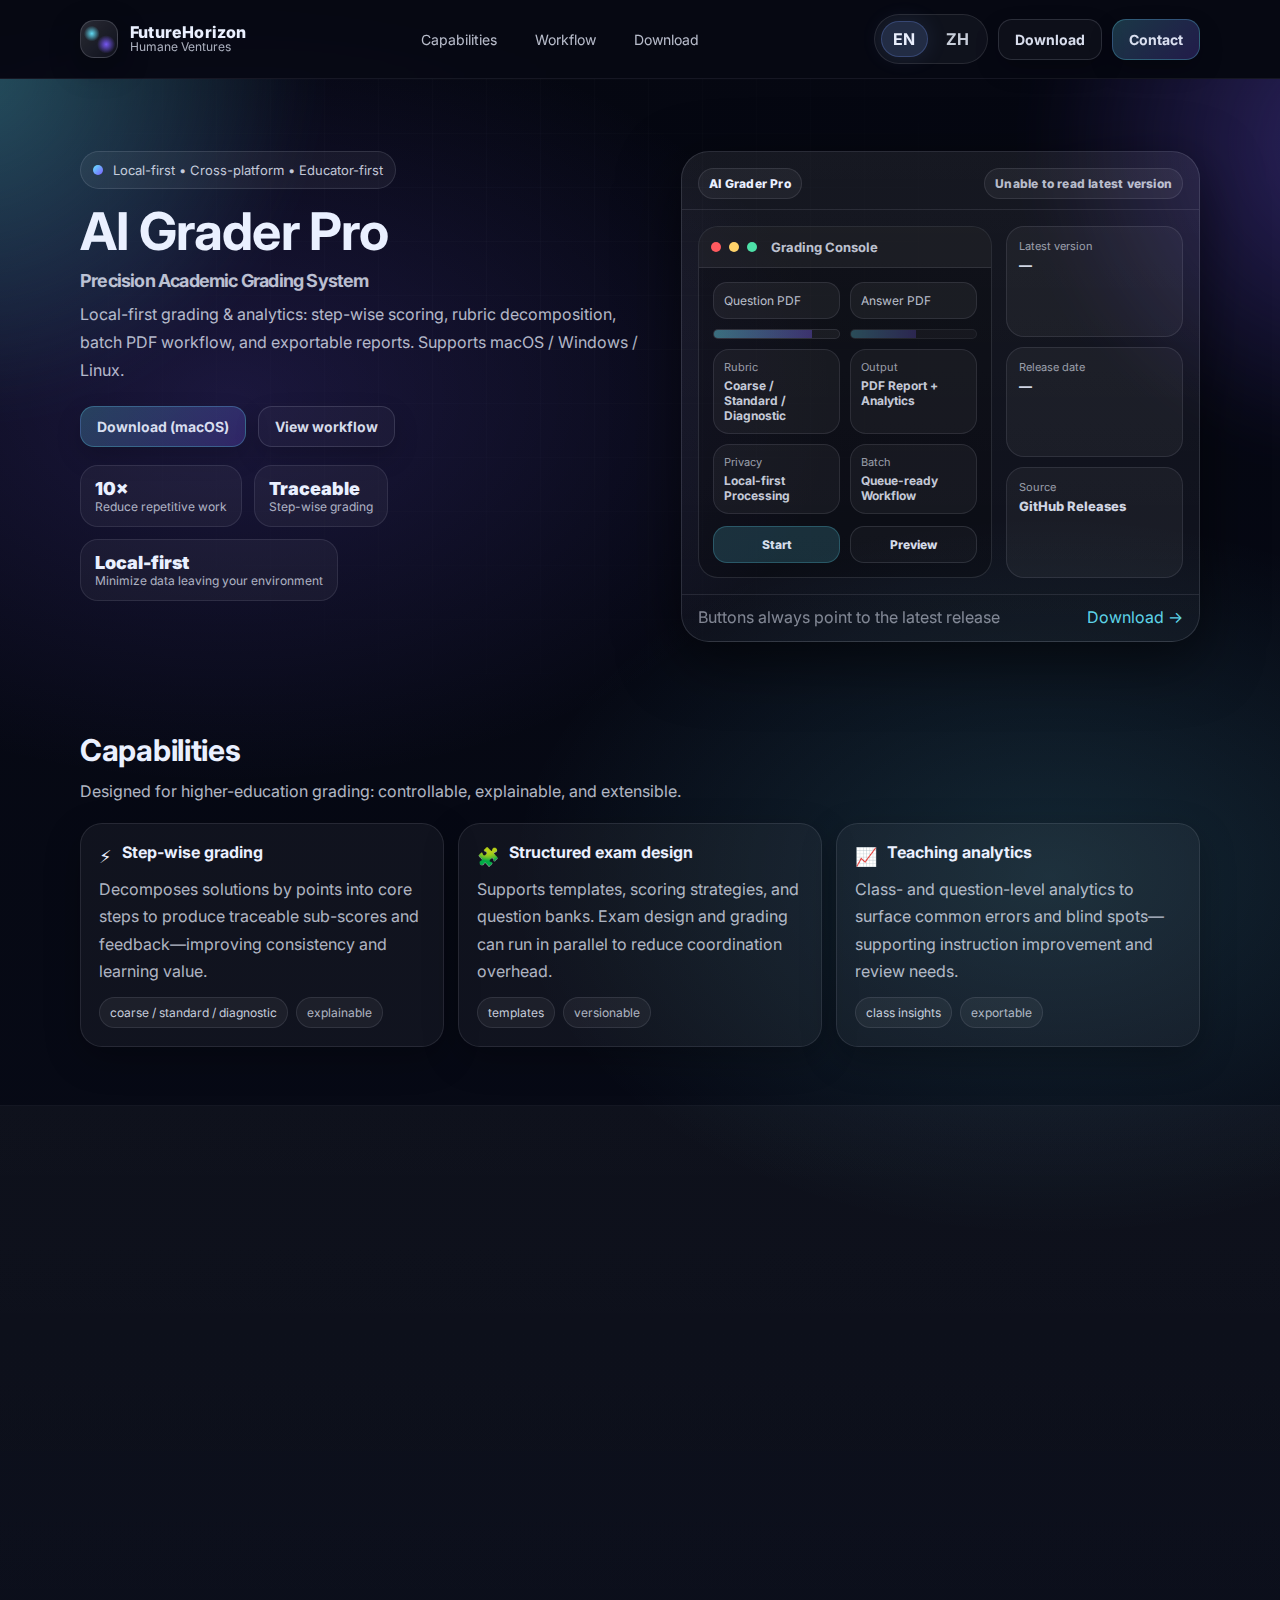
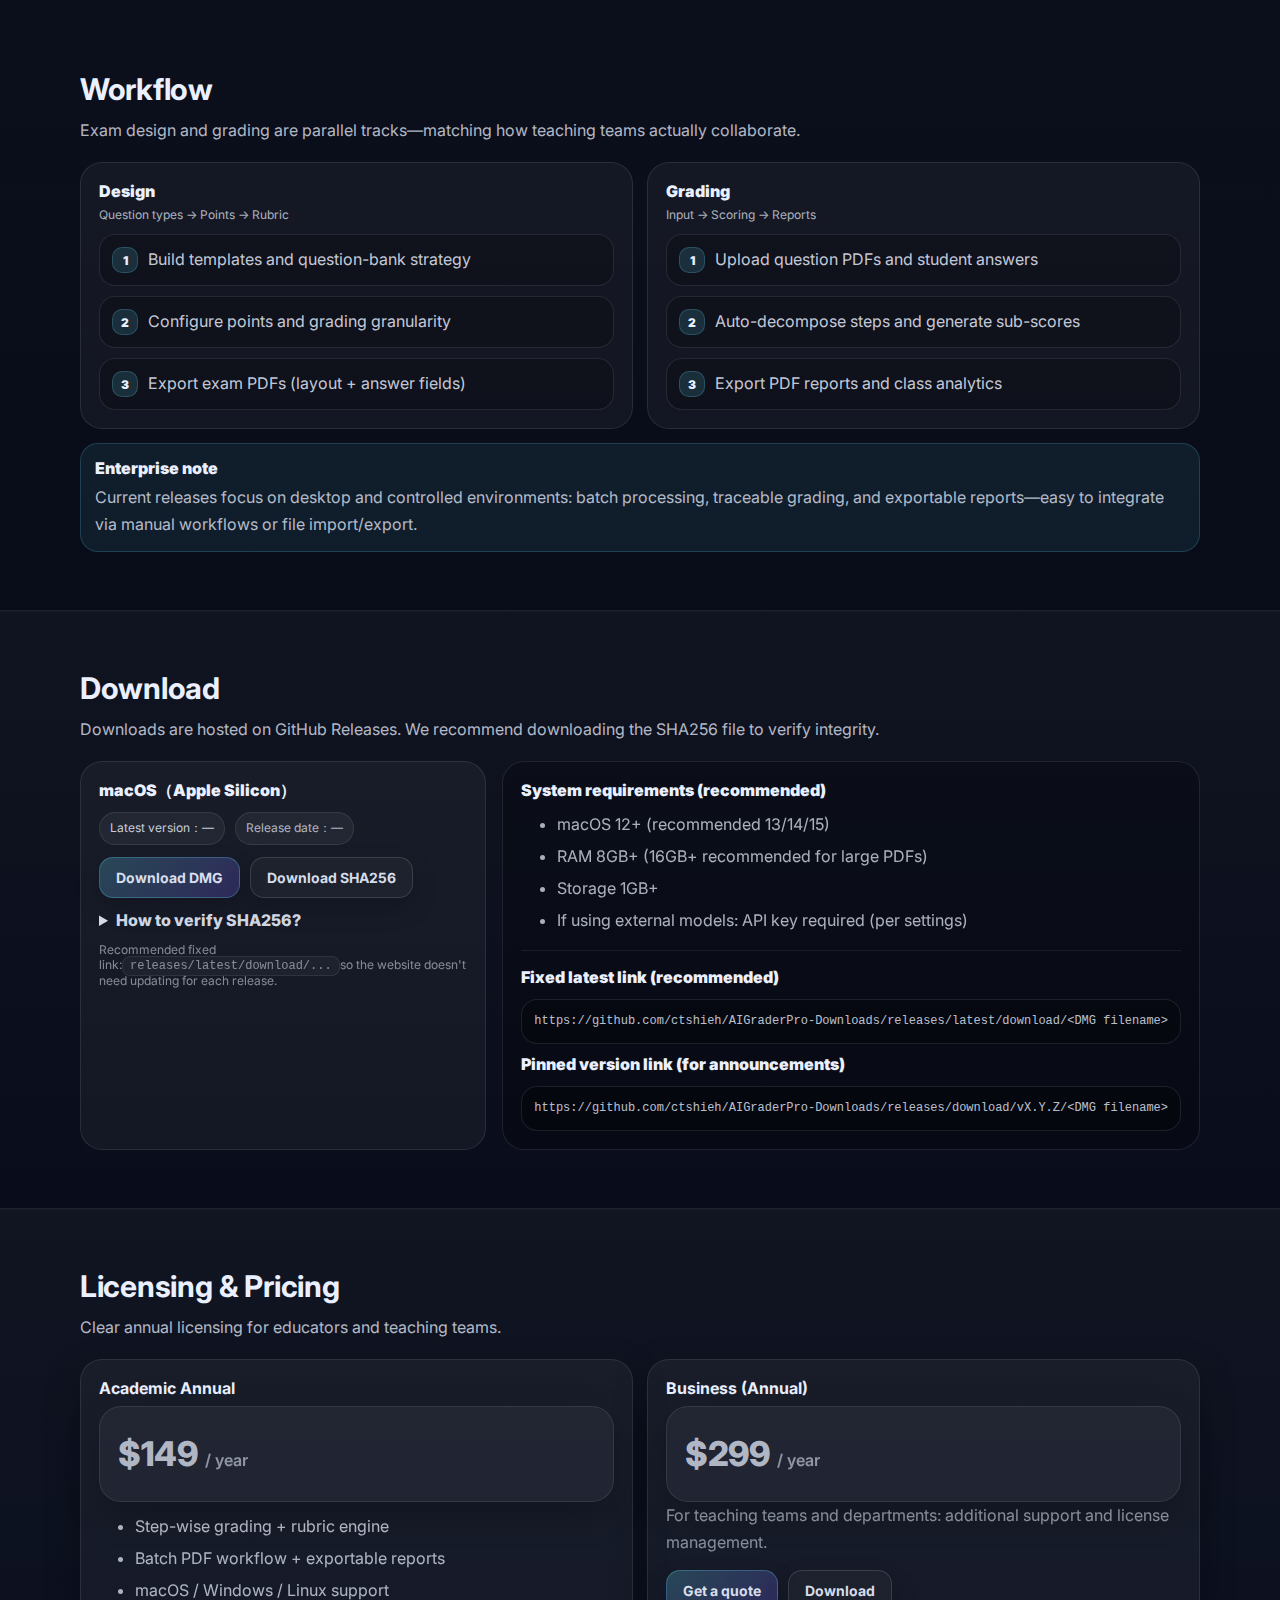
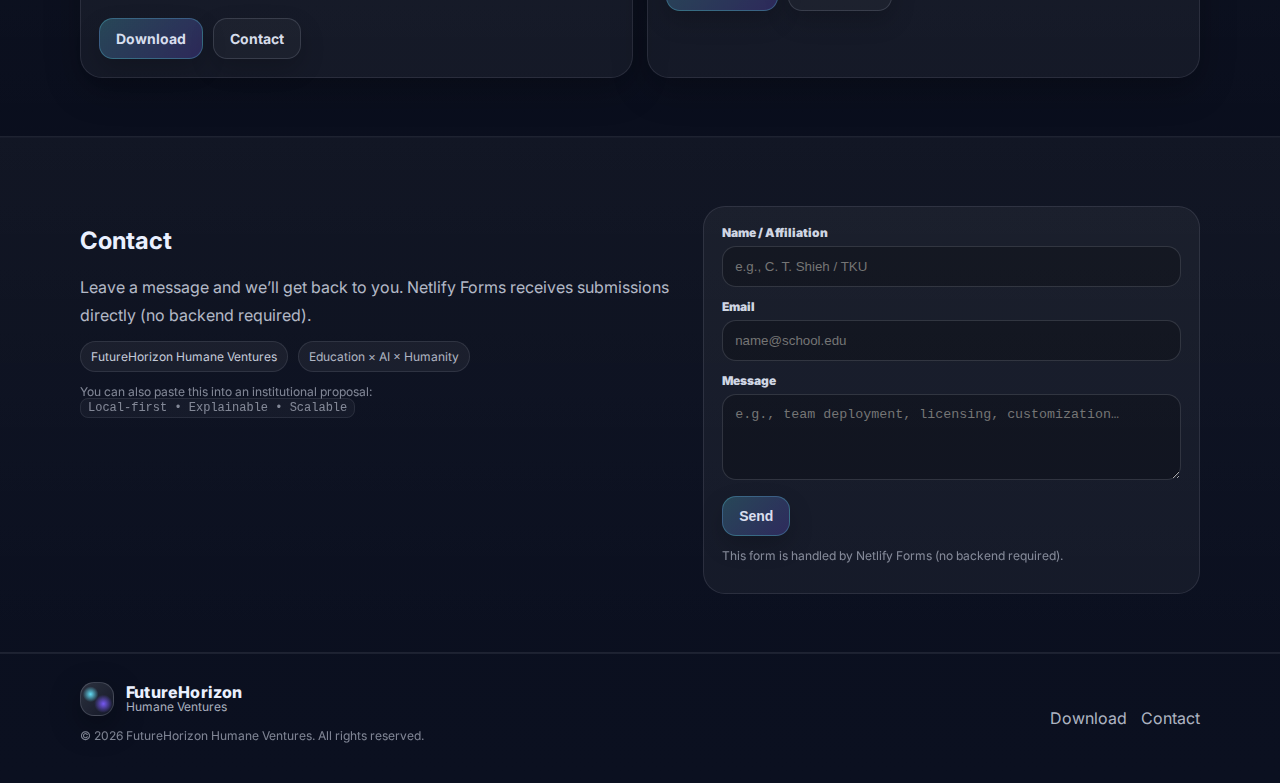
<file: en/index.html>
<!doctype html>
<html lang="en">
<head>
  <meta charset="utf-8" />
  <meta name="viewport" content="width=device-width,initial-scale=1" />
  <title>AI Grader Pro — FutureHorizon Humane Ventures</title>
  <link rel="canonical" href="/en/" />
  
  <link rel="alternate" hreflang="en" href="/en/" />
  <link rel="alternate" hreflang="zh-Hant" href="/" />
  <link rel="alternate" hreflang="x-default" href="/en/" />
<meta name="description" content="AI Grader Pro — a precision grading & analytics suite for educators. FutureHorizon Humane Ventures — technology × education × humane values." />
  <meta name="theme-color" content="#0B1020" />
  <link rel="icon" href="/assets/favicon.svg" type="image/svg+xml" />
  <link rel="preconnect" href="https://fonts.googleapis.com">
  <link rel="preconnect" href="https://fonts.gstatic.com" crossorigin>
  <link href="https://fonts.googleapis.com/css2?family=Inter:wght@400;500;600;700;800&display=swap" rel="stylesheet">
  <link rel="stylesheet" href="/assets/styles.css" />
</head>

<body>
  <a class="skip" href="#main">Skip to content</a>

  <header class="topbar" id="topbar">
    <div class="container topbar__inner">
      <a class="brand" href="#">
        <span class="brand__mark" aria-hidden="true"></span>
        <span class="brand__text">
          <span class="brand__name">FutureHorizon</span>
          <span class="brand__sub">Humane Ventures</span>
        </span>
      </a>

      <nav class="nav" aria-label="Primary navigation">
        <a href="#capabilities"><span data-i18n="nav_cap">Capabilities</span></a>
        <a href="#workflow"><span data-i18n="nav_wf">Workflow</span></a>
        
        
        <a href="#download"><span data-i18n="nav_dl">Download</span></a>
        
      </nav>

      <div class="topbar__cta">
        <div class="langswitch" role="group" aria-label="Language"><a class="langlink is-active" href="/en/">EN</a><a class="langlink" href="/">ZH</a></div>

        <a class="btn btn--ghost" href="#download"><span data-i18n="btn_download">Download</span></a>
        <a class="btn btn--primary" href="#contact"><span data-i18n="btn_contact">Contact</span></a>
      </div>

      <button class="navbtn" id="navbtn" aria-label="Open menu" aria-expanded="false" aria-controls="mobileNav">
        <span></span><span></span><span></span>
      </button>
    </div>

    <div class="mobileNav" id="mobileNav" hidden>
      <div class="container mobileNav__inner">
        
        <div class="mobileLang"><a class="langlink is-active" href="/en/">EN</a><a class="langlink" href="/">ZH</a></div>
<a href="#capabilities"><span data-i18n="nav_cap">Capabilities</span></a>
        <a href="#workflow"><span data-i18n="nav_wf">Workflow</span></a>
        
        
        <a href="#download"><span data-i18n="nav_dl">Download</span></a>
        
        <a href="#contact"><span data-i18n="nav_ct">Contact</span></a>
      </div>
    </div>
  </header>

  <main id="main">
    <!-- HERO -->
    <section class="hero" aria-label="AI Grader Pro home">
      <div class="hero__bg" aria-hidden="true">
        <div class="orb orb--a"></div>
        <div class="orb orb--b"></div>
        <div class="gridlines"></div>
      </div>

      <div class="container hero__grid">
        <div class="hero__copy">
          <div class="pill reveal">
            <span class="dot"></span>
            <span>Local-first • Cross-platform • Educator-first</span>
          </div>

          <h1 class="hero__title reveal" data-i18n="hero_title">
            AI Grader Pro
            <span class="hero__title2" data-i18n="hero_subtitle">Precision Academic Grading System</span>
          </h1>

          <p class="hero__desc reveal" data-i18n="hero_desc">
            Local-first grading & analytics: step-wise scoring, rubric decomposition, batch PDF workflow, and exportable reports. Supports macOS / Windows / Linux.
          </p>

          <div class="hero__actions reveal">
            <a class="btn btn--primary" href="#download" id="primaryDownload"><span data-i18n="hero_btn_download">Download (macOS)</span></a>
            <a class="btn btn--ghost" href="#workflow"><span data-i18n="hero_btn_workflow">View workflow</span></a>
          </div>

          <div class="kpis reveal" role="list" aria-label="Key highlights">
            <div class="kpi" role="listitem">
              <div class="kpi__num"><span data-i18n="chip1_title">10×</span></div>
              <div class="kpi__lbl"><span data-i18n="chip1_desc">Reduce repetitive work</span></div>
            </div>
            <div class="kpi" role="listitem">
              <div class="kpi__num"><span data-i18n="chip2_title">Traceable</span></div>
              <div class="kpi__lbl"><span data-i18n="chip2_desc">Step-wise grading</span></div>
            </div>
            <div class="kpi" role="listitem">
              <div class="kpi__num"><span data-i18n="chip3_title">Local-first</span></div>
              <div class="kpi__lbl"><span data-i18n="chip3_desc">Minimize data leaving your environment</span></div>
            </div>
          </div>
        </div>

        <div class="hero__panel reveal" aria-label="Product preview">
          <div class="panel">
            <div class="panel__top">
              <div class="chip">AI Grader Pro</div>
              <div class="chip chip--muted" id="latestBadge">Loading latest release…</div>
            </div>

            <div class="panel__body">
              <div class="ui">
                <div class="ui__bar">
                  <span class="ui__dot d1"></span>
                  <span class="ui__dot d2"></span>
                  <span class="ui__dot d3"></span>
                  <span class="ui__title">Grading Console</span>
                </div>

                <div class="ui__content">
                  <div class="ui__row">
                    <div class="ui__pill">Question PDF</div>
                    <div class="ui__pill">Answer PDF</div>
                  </div>

                  <div class="ui__row">
                    <div class="ui__meter">
                      <span class="ui__meterFill"></span>
                    </div>
                    <div class="ui__meter ui__meter--dim">
                      <span class="ui__meterFill ui__meterFill--dim"></span>
                    </div>
                  </div>

                  <div class="ui__grid">
                    <div class="ui__tile">
                      <div class="ui__k">Rubric</div>
                      <div class="ui__v">Coarse / Standard / Diagnostic</div>
                    </div>
                    <div class="ui__tile">
                      <div class="ui__k">Output</div>
                      <div class="ui__v">PDF Report + Analytics</div>
                    </div>
                    <div class="ui__tile">
                      <div class="ui__k">Privacy</div>
                      <div class="ui__v">Local-first Processing</div>
                    </div>
                    <div class="ui__tile">
                      <div class="ui__k">Batch</div>
                      <div class="ui__v">Queue-ready Workflow</div>
                    </div>
                  </div>

                  <div class="ui__footer">
                    <div class="ui__btn">Start</div>
                    <div class="ui__btn ui__btn--ghost">Preview</div>
                  </div>
                </div>
              </div>

              <div class="panel__side">
                <div class="mini">
                  <div class="mini__k">Latest version</div>
                  <div class="mini__v" id="latestVersion">—</div>
                </div>
                <div class="mini">
                  <div class="mini__k">Release date</div>
                  <div class="mini__v" id="latestDate">—</div>
                </div>
                <div class="mini">
                  <div class="mini__k">Source</div>
                  <div class="mini__v">GitHub Releases</div>
                </div>
              </div>
            </div>

            <div class="panel__bottom">
              <div class="muted"><span data-i18n="dl_auto_latest">Buttons always point to the latest release</span></div>
              <a class="link" href="#download">Download →</a>
            </div>
          </div>
        </div>
      </div>
    </section>

    <!-- CAPABILITIES -->
    <section id="capabilities" class="section">
      <div class="container">
        <div class="section__head">
          <h2 data-i18n="cap_title">Capabilities</h2>
          <p class="section__sub">Designed for higher-education grading: controllable, explainable, and extensible.</p>
        </div>

        <div class="grid3">
          <article class="card">
            <div class="card__top">
              <div class="icon">⚡</div>
              <h3>Step-wise grading</h3>
            </div>
            <p>Decomposes solutions by points into core steps to produce traceable sub-scores and feedback—improving consistency and learning value.</p>
            <div class="card__meta">
              <span class="tag">coarse / standard / diagnostic</span>
              <span class="tag tag--muted">explainable</span>
            </div>
          </article>

          <article class="card">
            <div class="card__top">
              <div class="icon">🧩</div>
              <h3>Structured exam design</h3>
            </div>
            <p>Supports templates, scoring strategies, and question banks. Exam design and grading can run in parallel to reduce coordination overhead.</p>
            <div class="card__meta">
              <span class="tag">templates</span>
              <span class="tag tag--muted">versionable</span>
            </div>
          </article>

          <article class="card">
            <div class="card__top">
              <div class="icon">📈</div>
              <h3>Teaching analytics</h3>
            </div>
            <p>Class- and question-level analytics to surface common errors and blind spots—supporting instruction improvement and review needs.</p>
            <div class="card__meta">
              <span class="tag">class insights</span>
              <span class="tag tag--muted">exportable</span>
            </div>
          </article>
        </div>
      </div>
    </section>

    <!-- WORKFLOW -->
    <section id="workflow" class="section section--alt">
      <div class="container">
        <div class="wf-figure reveal"><img src="/assets/workflow.svg" alt="Workflow diagram" loading="lazy"></div>

        <div class="section__head">
          <h2 data-i18n="wf_title">Workflow</h2>
          <p class="section__sub">Exam design and grading are parallel tracks—matching how teaching teams actually collaborate.</p>
        </div>

        <div class="workflow">
          <div class="lane">
            <div class="lane__head">
              <div class="lane__title">Design</div>
              <div class="lane__sub">Question types → Points → Rubric</div>
            </div>
            <div class="steps">
              <div class="step">
                <div class="step__k">1</div>
                <div class="step__v">Build templates and question-bank strategy</div>
              </div>
              <div class="step">
                <div class="step__k">2</div>
                <div class="step__v">Configure points and grading granularity</div>
              </div>
              <div class="step">
                <div class="step__k">3</div>
                <div class="step__v">Export exam PDFs (layout + answer fields)</div>
              </div>
            </div>
          </div>

          <div class="lane lane--right">
            <div class="lane__head">
              <div class="lane__title">Grading</div>
              <div class="lane__sub">Input → Scoring → Reports</div>
            </div>
            <div class="steps">
              <div class="step">
                <div class="step__k">1</div>
                <div class="step__v">Upload question PDFs and student answers</div>
              </div>
              <div class="step">
                <div class="step__k">2</div>
                <div class="step__v">Auto-decompose steps and generate sub-scores</div>
              </div>
              <div class="step">
                <div class="step__k">3</div>
                <div class="step__v">Export PDF reports and class analytics</div>
              </div>
            </div>
          </div>
        </div>

        <div class="note">
          <div class="note__k">Enterprise note</div>
          <div class="note__v">Current releases focus on desktop and controlled environments: batch processing, traceable grading, and exportable reports—easy to integrate via manual workflows or file import/export.</div>
        </div>
      </div>
    </section>

    
    <!-- DOWNLOAD -->
    <section id="download" class="section section--alt">
      <div class="container">
        <div class="section__head">
          <h2 data-i18n="dl_title">Download</h2>
          <p class="section__sub">Downloads are hosted on GitHub Releases. We recommend downloading the SHA256 file to verify integrity.</p>
        </div>

        <div class="download">
          <div class="download__box">
            <div class="download__title">macOS（Apple Silicon）</div>
            <div class="download__meta">
              <span class="tag" id="latestTag">Latest version：Loading…</span>
              <span class="tag tag--muted" id="dateTag">Release date：Loading…</span>
            </div>

            <div class="download__btns">
              <a class="btn btn--primary" id="downloadMac" href="#" rel="noopener">Download DMG</a>
              <a class="btn btn--ghost" id="downloadSha" href="#" rel="noopener">Download SHA256</a>
            </div>

            <details class="details">
              <summary>How to verify SHA256?</summary>
              <pre class="code">shasum -a 256 AIGraderPro-*.dmg
# Ensure the output matches the content of the .sha256 file</pre>
            </details>

            <div class="muted small" style="margin-top:12px">
              Recommended fixed link:<span class="kbd">releases/latest/download/...</span>so the website doesn't need updating for each release.
            </div>
          </div>

          <div class="download__box download__box--dark">
            <div class="download__title">System requirements (recommended)</div>
            <ul class="list">
              <li>macOS 12+ (recommended 13/14/15)</li>
              <li>RAM 8GB+ (16GB+ recommended for large PDFs)</li>
              <li>Storage 1GB+</li>
              <li>If using external models: API key required (per settings)</li>
            </ul>

            <div class="divider"></div>

            <div class="download__title">Fixed latest link (recommended)</div>
            <pre class="code" id="latestUrlCode">Loading…</pre>
            <div class="download__title" style="margin-top:10px">Pinned version link (for announcements)</div>
            <pre class="code" id="versionUrlCode">Loading…</pre>
          </div>
        </div>
      </div>
    </section>

    <!-- CONTACT -->
    
    <!-- PRICING -->
    <section id="pricing" class="section section--alt">
      <div class="container">
        <div class="section__head">
          <h2 data-i18n="pr_title">Licensing & Pricing</h2>
          <p class="section__sub" data-i18n="pr_sub">Clear annual licensing for educators and teaching teams.</p>
        </div>

        <div class="grid2">
          <article class="card">
            <h3 data-i18n="pr_std_title">Academic Annual</h3>
            <p class="price"><span class="price__num" data-price="personal">$149</span><span class="price__unit" data-i18n="pr_per_year">/ year</span></p>
            <ul class="list">
              <li data-i18n="pr_item1">Step-wise grading + rubric engine</li>
              <li data-i18n="pr_item2">Batch PDF workflow + exportable reports</li>
              <li data-i18n="pr_item3">macOS / Windows / Linux support</li>
            </ul>
            <div class="row">
              <a class="btn btn--primary" href="#download" data-i18n="pr_btn_try">Download</a>
              <a class="btn btn--ghost" href="#contact" data-i18n="pr_btn_contact">Contact</a>
            </div>
          </article>

          <article class="card">
            <h3 data-i18n="pr_bus_title">Business (Annual)</h3>
            <p class="price"><span class="price__num" data-price="business">$299</span><span class="price__unit" data-i18n="pr_per_year">/ year</span></p>
            <p class="muted" data-i18n="pr_bus_note">For teaching teams and departments: additional support and license management.</p>
            <div class="row">
              <a class="btn btn--primary" href="#contact" data-i18n="pr_btn_get_quote">Get a quote</a>
              <a class="btn btn--ghost" href="#download" data-i18n="pr_btn_try">Download</a>
            </div>
          </article>
        </div>
      </div>
    </section>
<section id="contact" class="section section--alt">
      <div class="container">
        <div class="cta">
          <div class="cta__copy">
            <h2 data-i18n="ct_title">Contact</h2>
            <p class="section__sub">Leave a message and we’ll get back to you. Netlify Forms receives submissions directly (no backend required).</p>

            <div class="cta__meta">
              <span class="tag">FutureHorizon Humane Ventures</span>
              <span class="tag tag--muted">Education × AI × Humanity</span>
            </div>

            <div class="muted small" style="margin-top:12px">
              You can also paste this into an institutional proposal:<br/>
              <span class="kbd">Local-first • Explainable • Scalable</span>
            </div>
          </div>

          <form class="form" name="contact" method="POST" data-netlify="true" netlify-honeypot="bot-field">
            <input type="hidden" name="form-name" value="contact" />
            <p class="hidden">
              <label>Do not fill this field:<input name="bot-field" /></label>
            </p>

            <label>
              <span>Name / Affiliation</span>
              <input name="name" placeholder="e.g., C. T. Shieh / TKU" required />
            </label>

            <label>
              <span>Email</span>
              <input type="email" name="email" placeholder="name@school.edu" required />
            </label>

            <label>
              <span>Message</span>
              <textarea name="message" rows="4" placeholder="e.g., team deployment, licensing, customization…" required></textarea>
            </label>

            <button class="btn btn--primary" type="submit">Send</button>
            <p class="muted small">This form is handled by Netlify Forms (no backend required).</p>
          </form>
        </div>
      </div>
    </section>

    <footer class="footer">
      <div class="container footer__inner">
        <div class="footer__left">
          <div class="brand brand--footer">
            <span class="brand__mark" aria-hidden="true"></span>
            <span class="brand__text">
              <span class="brand__name">FutureHorizon</span>
              <span class="brand__sub">Humane Ventures</span>
            </span>
          </div>
          <p class="muted small">© <span id="year"></span> FutureHorizon Humane Ventures. All rights reserved.</p>
        </div>
        <div class="footer__right">
          <a href="#download"><span data-i18n="nav_dl">Download</span></a>
          
          
          
          <a href="#contact"><span data-i18n="nav_ct">Contact</span></a>
        </div>
      </div>
    </footer>
  </main>

  <script>
    // ========= CONFIG =========
    const OWNER = "ctshieh";
    const REPO  = "AIGraderPro-Downloads";
    const DMG_MATCH = /mac-arm64\.dmg$/i;
    const SHA_MATCH = /mac-arm64\.dmg\.sha256$/i;

    const $ = (id) => document.getElementById(id);
    const setText = (id, txt) => { const el = $(id); if (el) el.textContent = txt; };

    // Mobile nav
    const navbtn = $("navbtn");
    const mobileNav = $("mobileNav");
    if (navbtn && mobileNav) {
      navbtn.addEventListener("click", () => {
        const expanded = navbtn.getAttribute("aria-expanded") === "true";
        navbtn.setAttribute("aria-expanded", String(!expanded));
        mobileNav.hidden = expanded;
      });
      mobileNav.addEventListener("click", (e) => {
        if (e.target && e.target.tagName === "A") {
          navbtn.setAttribute("aria-expanded", "false");
          mobileNav.hidden = true;
        }
      });
    }

    // Year
    setText("year", new Date().getFullYear());

    // Reveal on scroll
    (() => {
      const els = document.querySelectorAll(".reveal");
      const io = new IntersectionObserver((entries) => {
        entries.forEach((e) => {
          if (e.isIntersecting) e.target.classList.add("is-in");
        });
      }, { threshold: 0.15 });
      els.forEach(el => io.observe(el));
    })();

    async function loadLatest() {
      const api = `https://api.github.com/repos/${OWNER}/${REPO}/releases/latest`;
      try {
        const res = await fetch(api, { headers: { "Accept": "application/vnd.github+json" }});
        if (!res.ok) throw new Error("GitHub API error: " + res.status);
        const data = await res.json();

        const tag = data.tag_name || "latest";
        const date = (data.published_at || "").slice(0,10);
        const assets = Array.isArray(data.assets) ? data.assets : [];

        const dmg = assets.find(a => DMG_MATCH.test(a.name)) || assets.find(a => a.name && a.name.toLowerCase().endsWith(".dmg"));
        const sha = assets.find(a => SHA_MATCH.test(a.name)) || assets.find(a => a.name && a.name.toLowerCase().endsWith(".sha256"));

        const latestDownloadBase = `https://github.com/${OWNER}/${REPO}/releases/latest/download/`;
        const versionDownloadBase = `https://github.com/${OWNER}/${REPO}/releases/download/${encodeURIComponent(tag)}/`;

        if (dmg) {
          $("downloadMac").href = dmg.browser_download_url;
          setText("latestBadge", `Latest: ${tag}`);
          setText("latestVersion", tag);
          setText("latestDate", date || "—");
          setText("latestTag", `Latest version：${tag}`);
          setText("dateTag", date ? `Release date：${date}` : "Release date：—");
          setText("latestUrlCode", latestDownloadBase + dmg.name);
          setText("versionUrlCode", versionDownloadBase + dmg.name);
        } else {
          setText("latestBadge", "No DMG found");
          setText("latestTag", "Latest version：—");
          setText("dateTag", "Release date：—");
          setText("latestUrlCode", latestDownloadBase + "<DMG filename>");
          setText("versionUrlCode", versionDownloadBase + "<DMG filename>");
        }

        if (sha) $("downloadSha").href = sha.browser_download_url;

      } catch (err) {
        console.error(err);
        setText("latestBadge", "Unable to read latest version");
        setText("latestTag", "Latest version：—");
        setText("dateTag", "Release date：—");
        setText("latestUrlCode", `https://github.com/${OWNER}/${REPO}/releases/latest/download/<DMG filename>`);
        setText("versionUrlCode", `https://github.com/${OWNER}/${REPO}/releases/download/vX.Y.Z/<DMG filename>`);
      }
    }

    loadLatest();
  </script>
  <script src="/assets/pricing.js"></script>
</body>
</html>
</file>
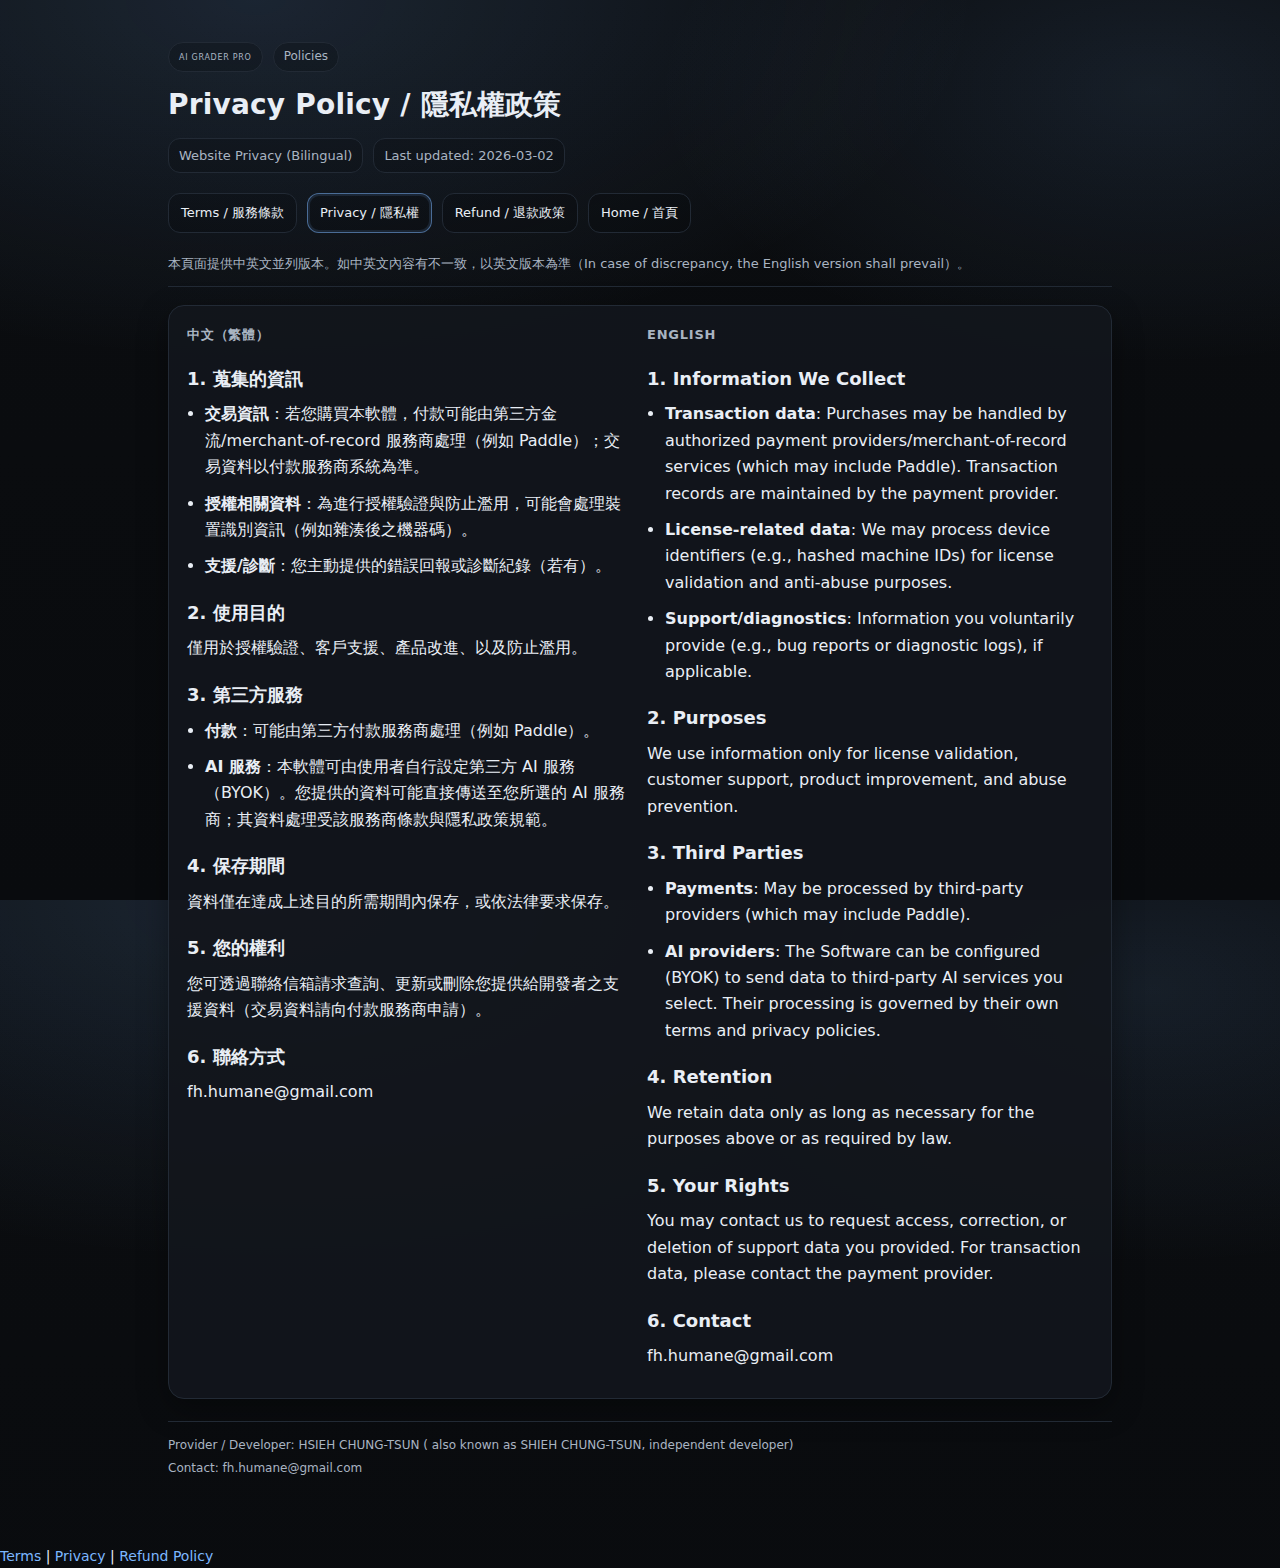
<file: privacy/index.html>
<!doctype html>
<html lang="zh-Hant">
<head>
  <meta charset="utf-8" />
  <meta name="viewport" content="width=device-width, initial-scale=1" />
  <title>Privacy Policy / 隱私權政策 | AI Grader Pro</title>
  <style>
:root{
  --bg:#0b0d10;
  --card:#12161c;
  --text:#e9eef5;
  --muted:#a9b4c2;
  --link:#7cb7ff;
  --border:#222a35;
  --shadow: 0 10px 30px rgba(0,0,0,.35);
}
*{box-sizing:border-box}
html,body{height:100%}
body{
  margin:0;
  font-family: ui-sans-serif,system-ui,-apple-system,Segoe UI,Roboto,Helvetica,Arial,"Noto Sans",sans-serif;
  background: radial-gradient(1200px 600px at 20% 0%, rgba(124,183,255,.14), transparent 60%),
              radial-gradient(900px 500px at 90% 10%, rgba(124,183,255,.10), transparent 55%),
              linear-gradient(180deg,#0b0d10,#090b0e);
  color:var(--text);
  line-height:1.65;
}
a{color:var(--link);text-decoration:none}
a:hover{text-decoration:underline}
.container{max-width:980px;margin:0 auto;padding:24px 18px 46px}
.header{
  padding:18px 0 12px;
  border-bottom:1px solid var(--border);
  display:flex;
  flex-direction:column;
  gap:10px;
}
.brand{
  display:flex;gap:10px;align-items:center;flex-wrap:wrap
}
.badge{
  display:inline-flex;align-items:center;gap:8px;
  padding:4px 10px;
  border:1px solid var(--border);
  border-radius:999px;
  color:var(--muted);
  font-size:12px;
  background:rgba(0,0,0,.18);
}
h1{margin:0;font-size:28px;letter-spacing:.2px}
.meta{display:flex;flex-wrap:wrap;gap:10px;color:var(--muted);font-size:13px}
.nav{
  display:flex;flex-wrap:wrap;gap:10px;
  padding:10px 0 0;
}
.nav a{
  padding:8px 12px;
  border:1px solid var(--border);
  border-radius:12px;
  background:rgba(0,0,0,.16);
  color:var(--text);
  font-size:13px;
}
.nav a[aria-current="page"]{
  border-color: rgba(124,183,255,.55);
  box-shadow: 0 0 0 2px rgba(124,183,255,.12) inset;
}
.note{
  margin-top:10px;
  color:var(--muted);
  font-size:13px;
}
.card{
  margin-top:18px;
  padding:18px;
  border:1px solid var(--border);
  border-radius:16px;
  background: rgba(18,22,28,.92);
  box-shadow: var(--shadow);
}
.split{
  display:grid;
  grid-template-columns:1fr;
  gap:14px;
}
@media (min-width: 960px){
  .split{grid-template-columns: 1fr 1fr}
}
.lang h2{
  margin:18px 0 8px;
  font-size:18px;
}
.lang h3{
  margin:0 0 8px;
  font-size:13px;
  letter-spacing:.06em;
  color:var(--muted);
  text-transform:uppercase;
}
p,li{margin:0 0 10px}
ul{margin:0 0 10px;padding-left:18px}
hr{
  border:none;border-top:1px solid var(--border);
  margin:12px 0 0;
}
.footer{
  margin-top:22px;
  padding-top:14px;
  border-top:1px solid var(--border);
  color:var(--muted);
  font-size:12px;
  display:flex;
  flex-direction:column;
  gap:4px;
}
.kv{
  display:flex;flex-wrap:wrap;gap:10px;
}
.kv span{
  border:1px solid var(--border);
  padding:6px 10px;
  border-radius:12px;
  background:rgba(0,0,0,.15);
  color:var(--muted);
  font-size:13px;
}
.smallcaps{font-variant:all-small-caps;letter-spacing:.06em}
</style>
</head>
<body>
  <div class="container">
    <div class="header">
      <div class="brand">
        <div class="badge"><span class="smallcaps">AI Grader Pro</span></div>
        <div class="badge">Policies</div>
      </div>
      <h1>Privacy Policy / 隱私權政策</h1>
      <div class="kv">
        <span>Website Privacy (Bilingual)</span>
        <span>Last updated: 2026-03-02</span>
      </div>
      <div class="nav">
        <a href="/terms">Terms / 服務條款</a>
<a href="/privacy" aria-current="page">Privacy / 隱私權</a>
<a href="/refund-policy">Refund / 退款政策</a>
<a href="/">Home / 首頁</a>
      </div>
      <div class="note">
        本頁面提供中英文並列版本。如中英文內容有不一致，以英文版本為準（In case of discrepancy, the English version shall prevail）。
      </div>
    </div>

    
<div class="card split">
  <section class="lang">
    <h3>中文（繁體）</h3>

    <h2>1. 蒐集的資訊</h2>
    <ul>
      <li><b>交易資訊</b>：若您購買本軟體，付款可能由第三方金流/merchant-of-record 服務商處理（例如 Paddle）；交易資料以付款服務商系統為準。</li>
      <li><b>授權相關資料</b>：為進行授權驗證與防止濫用，可能會處理裝置識別資訊（例如雜湊後之機器碼）。</li>
      <li><b>支援/診斷</b>：您主動提供的錯誤回報或診斷紀錄（若有）。</li>
    </ul>

    <h2>2. 使用目的</h2>
    <p>僅用於授權驗證、客戶支援、產品改進、以及防止濫用。</p>

    <h2>3. 第三方服務</h2>
    <ul>
      <li><b>付款</b>：可能由第三方付款服務商處理（例如 Paddle）。</li>
      <li><b>AI 服務</b>：本軟體可由使用者自行設定第三方 AI 服務（BYOK）。您提供的資料可能直接傳送至您所選的 AI 服務商；其資料處理受該服務商條款與隱私政策規範。</li>
    </ul>

    <h2>4. 保存期間</h2>
    <p>資料僅在達成上述目的所需期間內保存，或依法律要求保存。</p>

    <h2>5. 您的權利</h2>
    <p>您可透過聯絡信箱請求查詢、更新或刪除您提供給開發者之支援資料（交易資料請向付款服務商申請）。</p>

    <h2>6. 聯絡方式</h2>
    <p>fh.humane@gmail.com</p>
  </section>

  <section class="lang">
    <h3>English</h3>

    <h2>1. Information We Collect</h2>
    <ul>
      <li><b>Transaction data</b>: Purchases may be handled by authorized payment providers/merchant-of-record services (which may include Paddle). Transaction records are maintained by the payment provider.</li>
      <li><b>License-related data</b>: We may process device identifiers (e.g., hashed machine IDs) for license validation and anti-abuse purposes.</li>
      <li><b>Support/diagnostics</b>: Information you voluntarily provide (e.g., bug reports or diagnostic logs), if applicable.</li>
    </ul>

    <h2>2. Purposes</h2>
    <p>We use information only for license validation, customer support, product improvement, and abuse prevention.</p>

    <h2>3. Third Parties</h2>
    <ul>
      <li><b>Payments</b>: May be processed by third-party providers (which may include Paddle).</li>
      <li><b>AI providers</b>: The Software can be configured (BYOK) to send data to third-party AI services you select. Their processing is governed by their own terms and privacy policies.</li>
    </ul>

    <h2>4. Retention</h2>
    <p>We retain data only as long as necessary for the purposes above or as required by law.</p>

    <h2>5. Your Rights</h2>
    <p>You may contact us to request access, correction, or deletion of support data you provided. For transaction data, please contact the payment provider.</p>

    <h2>6. Contact</h2>
    <p>fh.humane@gmail.com</p>
  </section>
</div>


    <div class="footer">
      <div>Provider / Developer: HSIEH CHUNG-TSUN ( also known as SHIEH  CHUNG-TSUN, independent developer)</div>
      <div>Contact: fh.humane@gmail.com</div>
    </div>
  </div>

    <div class="footer-links" style="margin-top:20px;font-size:14px;">
        <a href="/terms/">Terms</a> |
        <a href="/privacy/">Privacy</a> |
        <a href="/refund-policy/">Refund Policy</a>
    </div>
    
</body>
</html>
</file>
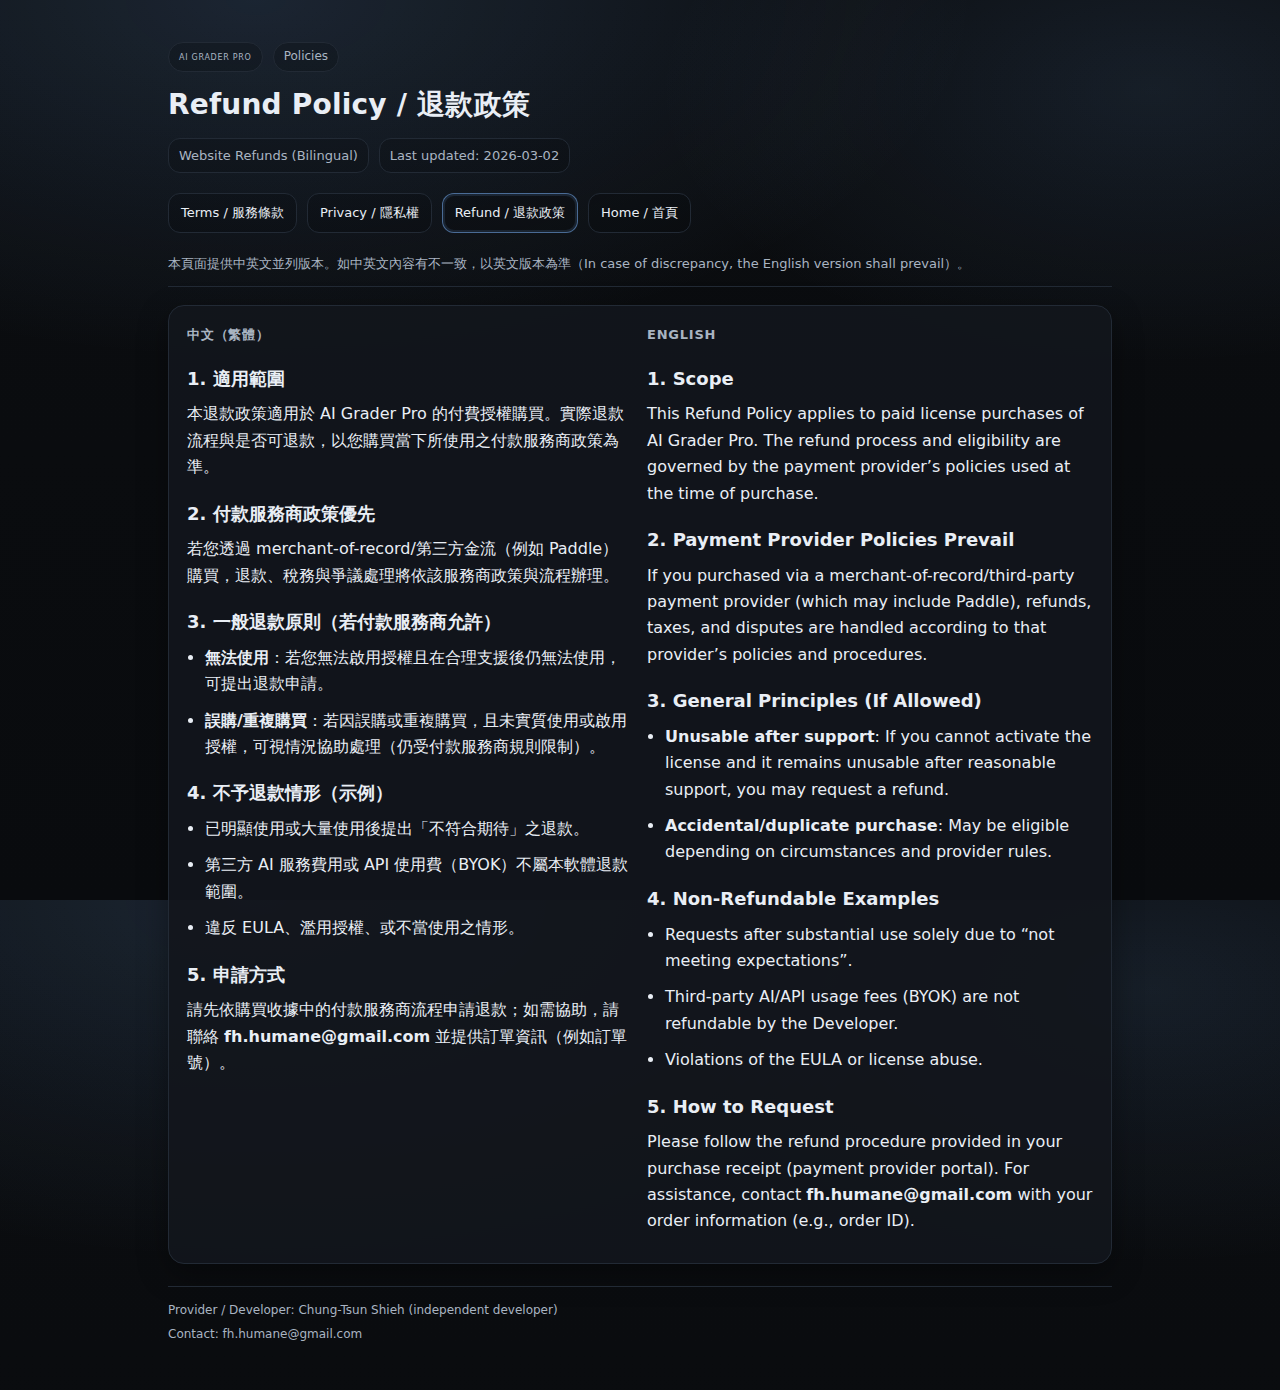
<file: refund-policy/index.html>
<!doctype html>
<html lang="zh-Hant">
<head>
  <meta charset="utf-8" />
  <meta name="viewport" content="width=device-width, initial-scale=1" />
  <title>Refund Policy / 退款政策 | AI Grader Pro</title>
  <style>
:root{
  --bg:#0b0d10;
  --card:#12161c;
  --text:#e9eef5;
  --muted:#a9b4c2;
  --link:#7cb7ff;
  --border:#222a35;
  --shadow: 0 10px 30px rgba(0,0,0,.35);
}
*{box-sizing:border-box}
html,body{height:100%}
body{
  margin:0;
  font-family: ui-sans-serif,system-ui,-apple-system,Segoe UI,Roboto,Helvetica,Arial,"Noto Sans",sans-serif;
  background: radial-gradient(1200px 600px at 20% 0%, rgba(124,183,255,.14), transparent 60%),
              radial-gradient(900px 500px at 90% 10%, rgba(124,183,255,.10), transparent 55%),
              linear-gradient(180deg,#0b0d10,#090b0e);
  color:var(--text);
  line-height:1.65;
}
a{color:var(--link);text-decoration:none}
a:hover{text-decoration:underline}
.container{max-width:980px;margin:0 auto;padding:24px 18px 46px}
.header{
  padding:18px 0 12px;
  border-bottom:1px solid var(--border);
  display:flex;
  flex-direction:column;
  gap:10px;
}
.brand{
  display:flex;gap:10px;align-items:center;flex-wrap:wrap
}
.badge{
  display:inline-flex;align-items:center;gap:8px;
  padding:4px 10px;
  border:1px solid var(--border);
  border-radius:999px;
  color:var(--muted);
  font-size:12px;
  background:rgba(0,0,0,.18);
}
h1{margin:0;font-size:28px;letter-spacing:.2px}
.meta{display:flex;flex-wrap:wrap;gap:10px;color:var(--muted);font-size:13px}
.nav{
  display:flex;flex-wrap:wrap;gap:10px;
  padding:10px 0 0;
}
.nav a{
  padding:8px 12px;
  border:1px solid var(--border);
  border-radius:12px;
  background:rgba(0,0,0,.16);
  color:var(--text);
  font-size:13px;
}
.nav a[aria-current="page"]{
  border-color: rgba(124,183,255,.55);
  box-shadow: 0 0 0 2px rgba(124,183,255,.12) inset;
}
.note{
  margin-top:10px;
  color:var(--muted);
  font-size:13px;
}
.card{
  margin-top:18px;
  padding:18px;
  border:1px solid var(--border);
  border-radius:16px;
  background: rgba(18,22,28,.92);
  box-shadow: var(--shadow);
}
.split{
  display:grid;
  grid-template-columns:1fr;
  gap:14px;
}
@media (min-width: 960px){
  .split{grid-template-columns: 1fr 1fr}
}
.lang h2{
  margin:18px 0 8px;
  font-size:18px;
}
.lang h3{
  margin:0 0 8px;
  font-size:13px;
  letter-spacing:.06em;
  color:var(--muted);
  text-transform:uppercase;
}
p,li{margin:0 0 10px}
ul{margin:0 0 10px;padding-left:18px}
hr{
  border:none;border-top:1px solid var(--border);
  margin:12px 0 0;
}
.footer{
  margin-top:22px;
  padding-top:14px;
  border-top:1px solid var(--border);
  color:var(--muted);
  font-size:12px;
  display:flex;
  flex-direction:column;
  gap:4px;
}
.kv{
  display:flex;flex-wrap:wrap;gap:10px;
}
.kv span{
  border:1px solid var(--border);
  padding:6px 10px;
  border-radius:12px;
  background:rgba(0,0,0,.15);
  color:var(--muted);
  font-size:13px;
}
.smallcaps{font-variant:all-small-caps;letter-spacing:.06em}
</style>
</head>
<body>
  <div class="container">
    <div class="header">
      <div class="brand">
        <div class="badge"><span class="smallcaps">AI Grader Pro</span></div>
        <div class="badge">Policies</div>
      </div>
      <h1>Refund Policy / 退款政策</h1>
      <div class="kv">
        <span>Website Refunds (Bilingual)</span>
        <span>Last updated: 2026-03-02</span>
      </div>
      <div class="nav">
        <a href="/terms">Terms / 服務條款</a>
<a href="/privacy">Privacy / 隱私權</a>
<a href="/refund-policy" aria-current="page">Refund / 退款政策</a>
<a href="/">Home / 首頁</a>
      </div>
      <div class="note">
        本頁面提供中英文並列版本。如中英文內容有不一致，以英文版本為準（In case of discrepancy, the English version shall prevail）。
      </div>
    </div>

    
<div class="card split">
  <section class="lang">
    <h3>中文（繁體）</h3>

    <h2>1. 適用範圍</h2>
    <p>本退款政策適用於 AI Grader Pro 的付費授權購買。實際退款流程與是否可退款，以您購買當下所使用之付款服務商政策為準。</p>

    <h2>2. 付款服務商政策優先</h2>
    <p>若您透過 merchant-of-record/第三方金流（例如 Paddle）購買，退款、稅務與爭議處理將依該服務商政策與流程辦理。</p>

    <h2>3. 一般退款原則（若付款服務商允許）</h2>
    <ul>
      <li><b>無法使用</b>：若您無法啟用授權且在合理支援後仍無法使用，可提出退款申請。</li>
      <li><b>誤購/重複購買</b>：若因誤購或重複購買，且未實質使用或啟用授權，可視情況協助處理（仍受付款服務商規則限制）。</li>
    </ul>

    <h2>4. 不予退款情形（示例）</h2>
    <ul>
      <li>已明顯使用或大量使用後提出「不符合期待」之退款。</li>
      <li>第三方 AI 服務費用或 API 使用費（BYOK）不屬本軟體退款範圍。</li>
      <li>違反 EULA、濫用授權、或不當使用之情形。</li>
    </ul>

    <h2>5. 申請方式</h2>
    <p>請先依購買收據中的付款服務商流程申請退款；如需協助，請聯絡 <b>fh.humane@gmail.com</b> 並提供訂單資訊（例如訂單號）。</p>
  </section>

  <section class="lang">
    <h3>English</h3>

    <h2>1. Scope</h2>
    <p>This Refund Policy applies to paid license purchases of AI Grader Pro. The refund process and eligibility are governed by the payment provider’s policies used at the time of purchase.</p>

    <h2>2. Payment Provider Policies Prevail</h2>
    <p>If you purchased via a merchant-of-record/third-party payment provider (which may include Paddle), refunds, taxes, and disputes are handled according to that provider’s policies and procedures.</p>

    <h2>3. General Principles (If Allowed)</h2>
    <ul>
      <li><b>Unusable after support</b>: If you cannot activate the license and it remains unusable after reasonable support, you may request a refund.</li>
      <li><b>Accidental/duplicate purchase</b>: May be eligible depending on circumstances and provider rules.</li>
    </ul>

    <h2>4. Non-Refundable Examples</h2>
    <ul>
      <li>Requests after substantial use solely due to “not meeting expectations”.</li>
      <li>Third-party AI/API usage fees (BYOK) are not refundable by the Developer.</li>
      <li>Violations of the EULA or license abuse.</li>
    </ul>

    <h2>5. How to Request</h2>
    <p>Please follow the refund procedure provided in your purchase receipt (payment provider portal). For assistance, contact <b>fh.humane@gmail.com</b> with your order information (e.g., order ID).</p>
  </section>
</div>


    <div class="footer">
      <div>Provider / Developer: Chung-Tsun Shieh (independent developer)</div>
      <div>Contact: fh.humane@gmail.com</div>
    </div>
  </div>
</body>
</html>
</file>
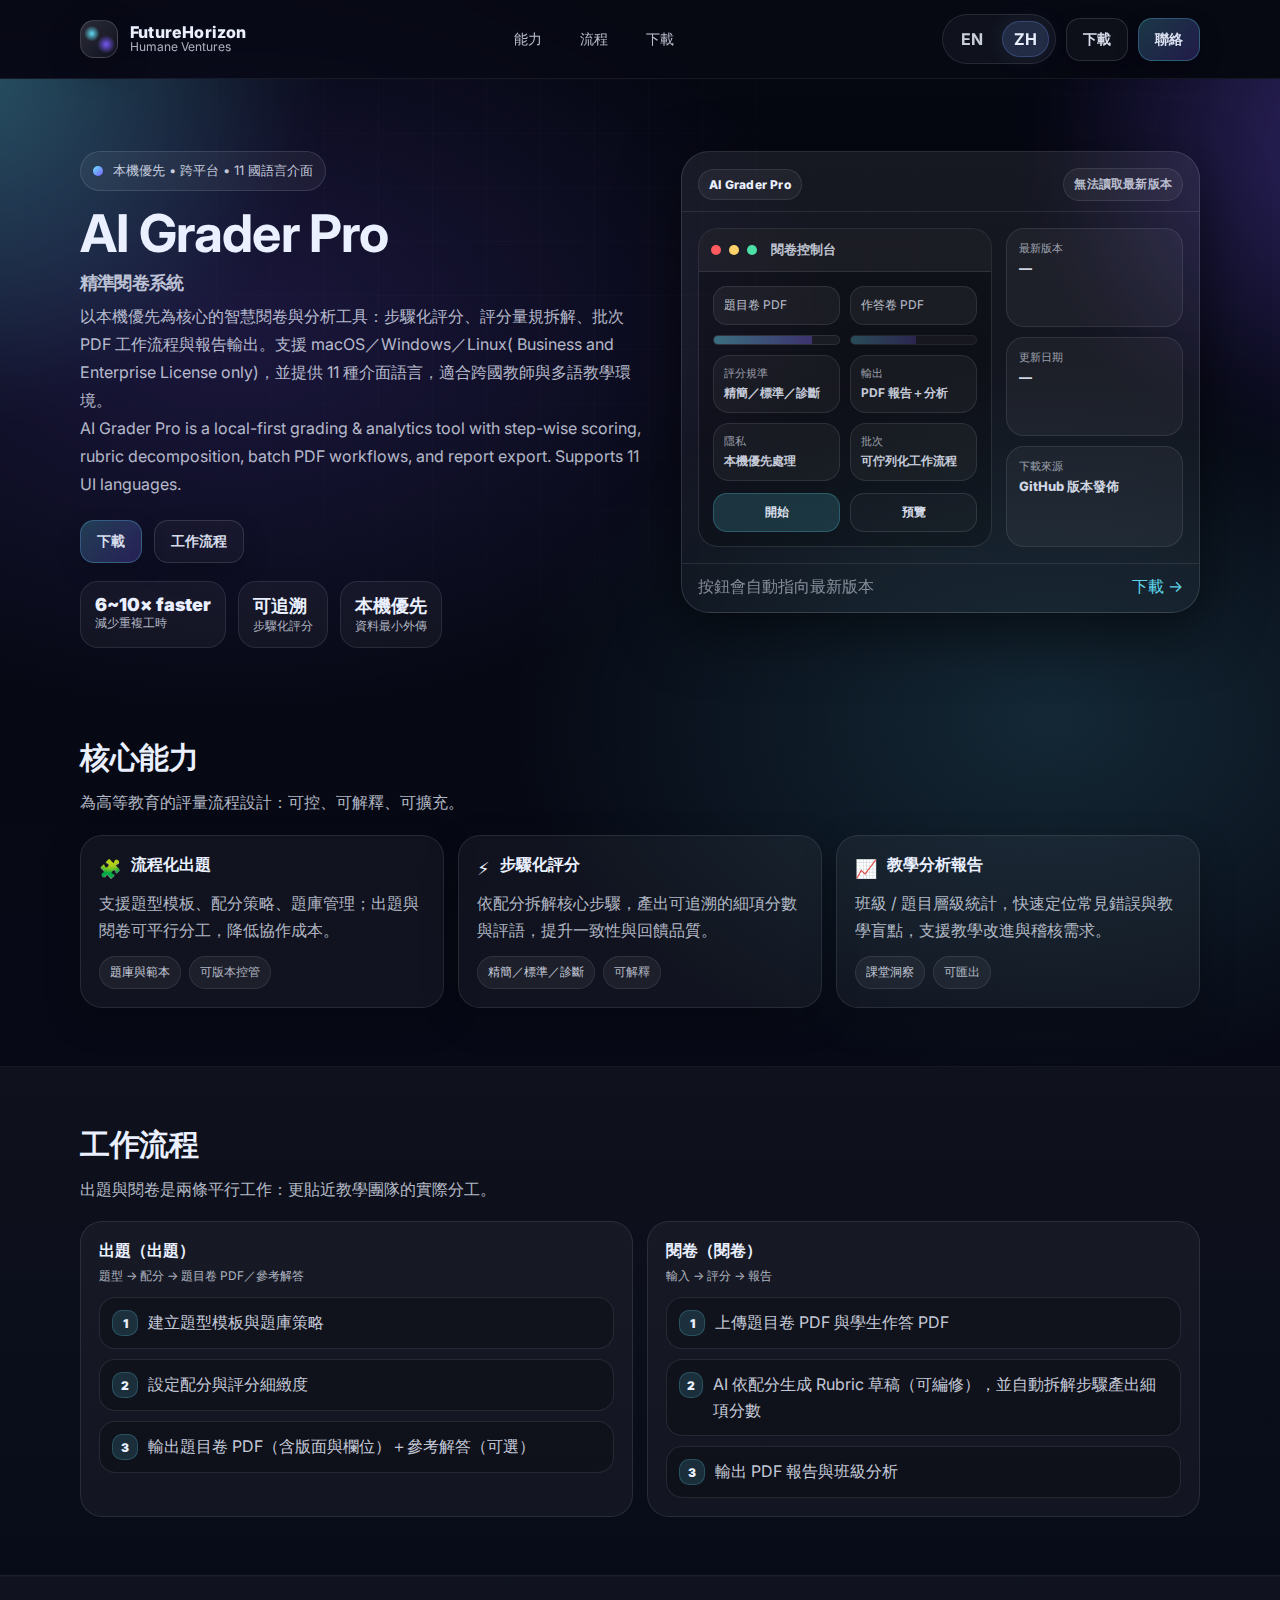
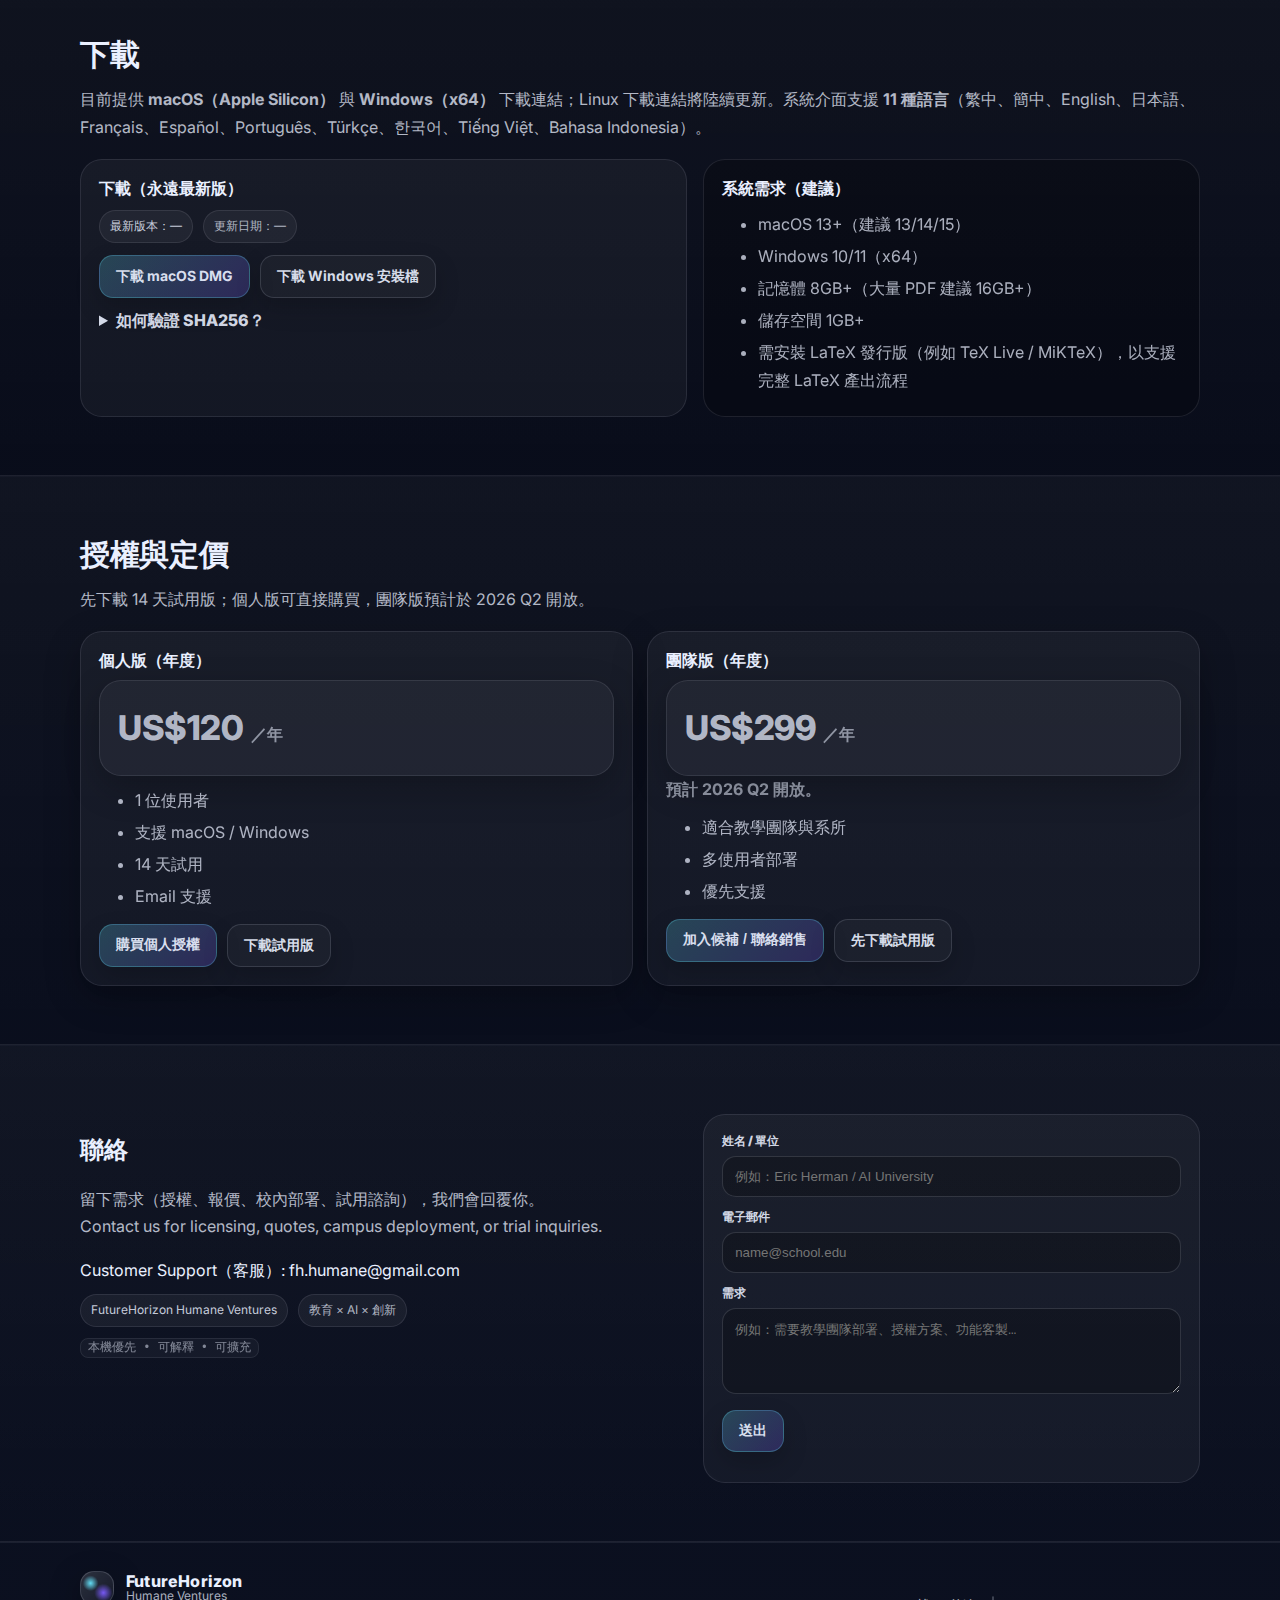
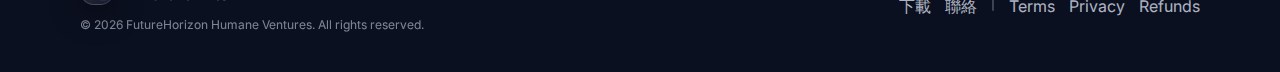
<file: site/index.html>
<!doctype html>
<html lang="zh-Hant">
<head>
<!-- build: dualpage-v3 2026-02-18 04:19:55 -->

  <meta charset="utf-8" />
  <meta name="viewport" content="width=device-width,initial-scale=1" />
  <title>AI Grader Pro — FutureHorizon Humane Ventures</title>
  <link rel="canonical" href="./" />
  
  <link rel="alternate" hreflang="en" href="en/" />
  <link rel="alternate" hreflang="zh-Hant" href="./" />
  <link rel="alternate" hreflang="x-default" href="en/" />
<meta name="description" content="AI Grader Pro：Local-first 智慧閱卷、出題與學習分析工具。支援 macOS / Windows / Linux (Business) 與 11 種介面語言；目前提供 macOS 與 Windows 下載。FutureHorizon Humane Ventures — 科技 × 教育 × 人文關懷。" />
  <meta name="theme-color" content="#0B1020" />
  <link rel="icon" href="assets/favicon.svg" type="image/svg+xml" />
  <link rel="preconnect" href="https://fonts.googleapis.com">
  <link rel="preconnect" href="https://fonts.gstatic.com" crossorigin>
  <link href="https://fonts.googleapis.com/css2?family=Inter:wght@400;500;600;700;800&display=swap" rel="stylesheet">
  <link rel="stylesheet" href="assets/styles.css" />

<style>
.footer__policy{margin-left:12px; text-decoration:underline;}
.footer__sep{margin-left:12px; opacity:.7}
</style>

</head>

<body>
  <a class="skip" href="#main">跳到主要內容</a>

  <header class="topbar" id="topbar">
    <div class="container topbar__inner">
      <a class="brand" href="#">
        <span class="brand__mark" aria-hidden="true"></span>
        <span class="brand__text">
          <span class="brand__name">FutureHorizon</span>
          <span class="brand__sub">Humane Ventures</span>
        </span>
      </a>

      <nav class="nav" aria-label="主要導覽">
        <a href="#capabilities"><span data-i18n="nav_cap">能力</span></a>
        <a href="#workflow"><span data-i18n="nav_wf">流程</span></a>
        
        
        <a href="#download"><span data-i18n="nav_dl">下載</span></a>
        
      </nav>

      <div class="topbar__cta">
        <div class="langswitch" role="group" aria-label="Language"><a class="langlink" href="en/">EN</a><a class="langlink is-active" href="./">ZH</a></div>

        <a class="btn btn--ghost" href="#download"><span data-i18n="btn_download">下載</span></a>
        <a class="btn btn--primary" href="#contact"><span data-i18n="btn_contact">聯絡</span></a>
      </div>

      <button class="navbtn" id="navbtn" aria-label="開啟選單" aria-expanded="false" aria-controls="mobileNav">
        <span></span><span></span><span></span>
      </button>
    </div>

    <div class="mobileNav" id="mobileNav" hidden>
      <div class="container mobileNav__inner">
        
        <div class="mobileLang"><a class="langlink" href="en/">EN</a><a class="langlink is-active" href="./">ZH</a></div>
<a href="#capabilities"><span data-i18n="nav_cap">能力</span></a>
        <a href="#workflow"><span data-i18n="nav_wf">流程</span></a>
        
        
        <a href="#download"><span data-i18n="nav_dl">下載</span></a>
        
        <a href="#contact"><span data-i18n="nav_ct">聯絡</span></a>

          <span class="footer__sep">·</span>
          <a class="footer__policy" href="/terms/">服務條款</a>
          <a class="footer__policy" href="/privacy/">隱私權</a>
          <a class="footer__policy" href="/refund-policy/">退款政策</a>
    
      </div>
    </div>
  </header>

  <main id="main">
    <!-- HERO -->
    <section class="hero" aria-label="AIGrader Pro 首頁">
      <div class="hero__bg" aria-hidden="true">
        <div class="orb orb--a"></div>
        <div class="orb orb--b"></div>
        <div class="gridlines"></div>
      </div>

      <div class="container hero__grid">
        <div class="hero__copy">
          <div class="pill reveal">
            <span class="dot"></span>
            <span>本機優先 • 跨平台 • 11 國語言介面</span>
          </div>

          <h1 class="hero__title reveal" data-i18n="hero_title">
            AI Grader Pro
            <span class="hero__title2" data-i18n="hero_subtitle">精準閱卷系統</span>
          </h1>

          <p class="hero__desc reveal" data-i18n="hero_desc">
            以本機優先為核心的智慧閱卷與分析工具：步驟化評分、評分量規拆解、批次 PDF 工作流程與報告輸出。支援 macOS／Windows／Linux( Business and Enterprise License only)，並提供 11 種介面語言，適合跨國教師與多語教學環境。<br>AI Grader Pro is a local-first grading & analytics tool with step-wise scoring, rubric decomposition, batch PDF workflows, and report export. Supports 11 UI languages.
          </p>

          <div class="hero__actions reveal">
            <a class="btn btn--primary" href="#download" id="primary下載"><span data-i18n="hero_btn_download">下載 </span></a>
            <a class="btn btn--ghost" href="#workflow"><span data-i18n="hero_btn_workflow">工作流程</span></a>
          </div>

          <div class="kpis reveal" role="list" aria-label="關鍵指標">
            <div class="kpi" role="listitem">
              <div class="kpi__num"><span data-i18n="chip1_title"> 6~10× faster </span></div>
              <div class="kpi__lbl"><span data-i18n="chip1_desc">減少重複工時</span></div>
            </div>
            <div class="kpi" role="listitem">
              <div class="kpi__num"><span data-i18n="chip2_title">可追溯</span></div>
              <div class="kpi__lbl"><span data-i18n="chip2_desc">步驟化評分</span></div>
            </div>
            <div class="kpi" role="listitem">
              <div class="kpi__num"><span data-i18n="chip3_title">本機優先</span></div>
              <div class="kpi__lbl"><span data-i18n="chip3_desc">資料最小外傳</span></div>
            </div>
          </div>
        </div>

        <div class="hero__panel reveal" aria-label="產品預覽卡片">
          <div class="panel">
            <div class="panel__top">
              <div class="chip">AI Grader Pro</div>
              <div class="chip chip--muted" id="latestBadge">載入最新版本中…</div>
            </div>

            <div class="panel__body">
              <div class="ui">
                <div class="ui__bar">
                  <span class="ui__dot d1"></span>
                  <span class="ui__dot d2"></span>
                  <span class="ui__dot d3"></span>
                  <span class="ui__title">閱卷控制台</span>
                </div>

                <div class="ui__content">
                  <div class="ui__row">
                    <div class="ui__pill">題目卷 PDF</div>
                    <div class="ui__pill">作答卷 PDF</div>
                  </div>

                  <div class="ui__row">
                    <div class="ui__meter">
                      <span class="ui__meterFill"></span>
                    </div>
                    <div class="ui__meter ui__meter--dim">
                      <span class="ui__meterFill ui__meterFill--dim"></span>
                    </div>
                  </div>

                  <div class="ui__grid">
                    <div class="ui__tile">
                      <div class="ui__k">評分規準</div>
                      <div class="ui__v">精簡／標準／診斷</div>
                    </div>
                    <div class="ui__tile">
                      <div class="ui__k">輸出</div>
                      <div class="ui__v">PDF 報告＋分析</div>
                    </div>
                    <div class="ui__tile">
                      <div class="ui__k">隱私</div>
                      <div class="ui__v">本機優先處理</div>
                    </div>
                    <div class="ui__tile">
                      <div class="ui__k">批次</div>
                      <div class="ui__v">可佇列化工作流程</div>
                    </div>
                  </div>

                  <div class="ui__footer">
                    <div class="ui__btn">開始</div>
                    <div class="ui__btn ui__btn--ghost">預覽</div>
                  </div>
                </div>
              </div>

              <div class="panel__side">
                <div class="mini">
                  <div class="mini__k">最新版本</div>
                  <div class="mini__v" id="latestVersion">—</div>
                </div>
                <div class="mini">
                  <div class="mini__k">更新日期</div>
                  <div class="mini__v" id="latestDate">—</div>
                </div>
                <div class="mini">
                  <div class="mini__k">下載來源</div>
                  <div class="mini__v">GitHub 版本發佈</div>
                </div>
              </div>
            </div>

            <div class="panel__bottom">
              <div class="muted"><span data-i18n="dl_auto_latest">按鈕會自動指向最新版本</span></div>
              <a class="link" href="#download">下載 →</a>
            </div>
          </div>
        </div>
      </div>
    </section>

    <!-- 核心能力 -->
    <section id="capabilities" class="section">
      <div class="container">
        <div class="section__head">
          <h2 data-i18n="cap_title">核心能力</h2>
          <p class="section__sub">為高等教育的評量流程設計：可控、可解釋、可擴充。</p>
        </div>

        <div class="grid3">
          <article class="card">
            <div class="card__top">
              <div class="icon">🧩</div>
              <h3>流程化出題</h3>
            </div>
            <p>支援題型模板、配分策略、題庫管理；出題與閱卷可平行分工，降低協作成本。</p>
            <div class="card__meta">
              <span class="tag">題庫與範本</span>
              <span class="tag tag--muted">可版本控管</span>
            </div>
          </article>

          <article class="card">
            <div class="card__top">
              <div class="icon">⚡</div>
              <h3>步驟化評分</h3>
            </div>
            <p>依配分拆解核心步驟，產出可追溯的細項分數與評語，提升一致性與回饋品質。</p>
            <div class="card__meta">
              <span class="tag">精簡／標準／診斷</span>
              <span class="tag tag--muted">可解釋</span>
            </div>
          </article>

          <article class="card">
            <div class="card__top">
              <div class="icon">📈</div>
              <h3>教學分析報告</h3>
            </div>
            <p>班級 / 題目層級統計，快速定位常見錯誤與教學盲點，支援教學改進與稽核需求。</p>
            <div class="card__meta">
              <span class="tag">課堂洞察</span>
              <span class="tag tag--muted">可匯出</span>
            </div>
          </article>
        </div>
      </div>
    </section>

    <!-- 工作流程 -->
    <section id="workflow" class="section section--alt">
      <div class="container">
<div class="section__head">
          <h2 data-i18n="wf_title">工作流程</h2>
          <p class="section__sub">出題與閱卷是兩條平行工作：更貼近教學團隊的實際分工。</p>
        </div>

        <div class="workflow">
          <div class="lane">
            <div class="lane__head">
              <div class="lane__title">出題（出題）</div>
              <div class="lane__sub">題型 → 配分 → 題目卷 PDF／參考解答</div>
            </div>
            <div class="steps">
              <div class="step">
                <div class="step__k">1</div>
                <div class="step__v">建立題型模板與題庫策略</div>
              </div>
              <div class="step">
                <div class="step__k">2</div>
                <div class="step__v">設定配分與評分細緻度</div>
              </div>
              <div class="step">
                <div class="step__k">3</div>
                <div class="step__v">輸出題目卷 PDF（含版面與欄位）＋參考解答（可選）</div>
              </div>
            </div>
          </div>

          <div class="lane lane--right">
            <div class="lane__head">
              <div class="lane__title">閱卷（閱卷）</div>
              <div class="lane__sub">輸入 → 評分 → 報告</div>
            </div>
            <div class="steps">
              <div class="step">
                <div class="step__k">1</div>
                <div class="step__v">上傳題目卷 PDF 與學生作答 PDF</div>
              </div>
              <div class="step">
                <div class="step__k">2</div>
                <div class="step__v">AI 依配分生成 Rubric 草稿（可編修），並自動拆解步驟產出細項分數</div>
              </div>
              <div class="step">
                <div class="step__k">3</div>
                <div class="step__v">輸出 PDF 報告與班級分析</div>
              </div>
            </div>
          </div>
        </div>

        
      </div>
    </section>

    
    <!-- 下載 -->
    <section id="download" class="section section--alt">
  <div class="container">
    <div class="section__head">
      <h2 data-i18n="dl_title">下載</h2>
      <p class="section__sub">
        目前提供 <strong>macOS（Apple Silicon）</strong> 與 <strong>Windows（x64）</strong> 下載連結；Linux 下載連結將陸續更新。系統介面支援 <strong>11 種語言</strong>（繁中、簡中、English、日本語、Français、Español、Português、Türkçe、한국어、Tiếng Việt、Bahasa Indonesia）。
      </p>
    </div>

    <div class="download">
      <div class="download__box">
        <div class="download__title">下載（永遠最新版）</div>

        <div class="download__meta">
          <span class="tag" id="latestTag">最新版本：載入中…</span>
          <span class="tag tag--muted" id="dateTag">更新日期：載入中…</span>
        </div>

        <div class="download__btns">
          <a class="btn btn--primary" id="downloadMac" href="https://github.com/ctshieh/AIGraderPro-Downloads/releases/latest/download/AIGraderPro-mac-arm64.dmg" rel="noopener">下載 macOS DMG</a>
          <a class="btn btn--ghost" id="downloadWin" href="https://github.com/ctshieh/AIGraderPro-Downloads/releases/latest/download/AIGraderPro-Windows-x64.exe"
 rel="noopener">下載 Windows 安裝檔</a>
</div>

       
        <details class="details" style="margin-top:12px">
          <summary>如何驗證 SHA256？</summary>
          <pre class="code"># macOS / Linux
shasum -a 256 AIGraderPro-mac-arm64.dmg

# Windows (PowerShell)
Get-FileHash .\AIGraderPro-Windows-x64.exe -Algorithm SHA256

# 比對輸出與 .sha256 檔內容一致即可</pre>
        </details>
      </div>

      <div class="download__box download__box--dark">
        <div class="download__title">系統需求（建議）</div>
        <ul class="list">
          <li>macOS 13+（建議 13/14/15）</li>
          <li>Windows 10/11（x64）</li>
          <li>記憶體 8GB+（大量 PDF 建議 16GB+）</li>
          <li>儲存空間 1GB+</li>
          <li>需安裝 LaTeX 發行版（例如 TeX Live / MiKTeX），以支援完整 LaTeX 產出流程</li>
        </ul>
      </div>
    </div>
  </div>
</section>

    <!-- 聯絡 -->
    
    <!-- PRICING -->
    <section id="pricing" class="section section--alt">
      <div class="container">
        <div class="section__head">
          <h2>授權與定價</h2>
          <p class="section__sub">先下載 14 天試用版；個人版可直接購買，團隊版預計於 2026 Q2 開放。</p>
        </div>

        <div class="grid2">
          <article class="card">
            <h3>個人版（年度）</h3>
            <p class="price">
              <span class="price__num" data-price="personal">US $120</span>
              <span class="price__unit">／年</span>
            </p>
            <ul class="list">
              <li>1 位使用者</li>
              <li>支援 macOS / Windows</li>
              <li>14 天試用</li>
              <li>Email 支援</li>
            </ul>
            <div class="row">
                <button type="button" class="btn btn--primary" onclick="buyPersonal()">購買個人授權</button>
              <a class="btn btn--ghost" href="#download">下載試用版</a>
            </div>
          </article>

          <article class="card">
            <h3>團隊版（年度）</h3>
            <p class="price">
              <span class="price__num" data-price="business">US $299</span>
              <span class="price__unit">／年</span>
            </p>
            <p class="muted"><strong>預計 2026 Q2 開放。</strong></p>
            <ul class="list">
              <li>適合教學團隊與系所</li>
              <li>多使用者部署</li>
              <li>優先支援</li>
            </ul>
            <div class="row">
                <button type="button" class="btn btn--primary" onclick="document.getElementById('contact').scrollIntoView({behavior:'smooth'})">加入候補 / 聯絡銷售</button>
              <a class="btn btn--ghost" href="#download">先下載試用版</a>
            </div>
          </article>
        </div>
      </div>
    </section>
<section id="contact" class="section section--alt">
      <div class="container">
        <div class="cta">
          <div class="cta__copy">
            <h2 data-i18n="ct_title">聯絡</h2>
            <p class="section__sub">留下需求（授權、報價、校內部署、試用諮詢），我們會回覆你。<br>Contact us for licensing, quotes, campus deployment, or trial inquiries. </p><br>
            Customer Support（客服）:<a href="mailto:fh.humane@gmail.com"> fh.humane@gmail.com</a>

            <div class="cta__meta">
              <span class="tag">FutureHorizon Humane Ventures</span>
              <span class="tag tag--muted">教育 × AI × 創新</span>
            </div>

            <div class="muted small" style="margin-top:12px">
              
              <span class="kbd">本機優先 • 可解釋 • 可擴充</span>
            </div>
          </div>

         <form class="form" id="contactForm">
  <label>
    <span>姓名 / 單位</span>
    <input id="cf_name" name="name" placeholder="例如：Eric Herman / AI University" required />
  </label>

  <label>
    <span>電子郵件</span>
    <input id="cf_email" type="email" name="email" placeholder="name@school.edu" required />
  </label>

  <label>
    <span>需求</span>
    <textarea id="cf_message" name="message" rows="4" placeholder="例如：需要教學團隊部署、授權方案、功能客製…" required></textarea>
  </label>

  <button class="btn btn--primary" type="button" id="cf_send">送出</button>
  <p class="muted small" id="cf_hint"></p>
</form>

<script>
(function () {
  const btn  = document.getElementById("cf_send");
  const hint = document.getElementById("cf_hint");
  if (!btn) return;

  btn.addEventListener("click", () => {
    const name = (document.getElementById("cf_name")?.value || "").trim();
    const email = (document.getElementById("cf_email")?.value || "").trim();
    const message = (document.getElementById("cf_message")?.value || "").trim();

    if (!name || !email || !message) {
      if (hint) hint.textContent = "請先完整填寫所有欄位。";
      return;
    }

    // 你要收信的客服信箱（你頁面上目前寫的是 fh.humane@gmail.com）
    const to = "fh.humane@gmail.com";

    const subject = encodeURIComponent("AI Grader Pro 詢問 / Inquiry");
    const body = encodeURIComponent(
      `姓名 / 單位：${name}\n` +
      `Email：${email}\n\n` +
      `需求：\n${message}\n`
    );

    // 開啟使用者的郵件程式
    window.location.href = `mailto:${to}?subject=${subject}&body=${body}`;
  });
})();
</script>
        </div>
      </div>
    </section>

    <footer class="footer">
      <div class="container footer__inner">
        <div class="footer__left">
          <div class="brand brand--footer">
            <span class="brand__mark" aria-hidden="true"></span>
            <span class="brand__text">
              <span class="brand__name">FutureHorizon</span>
              <span class="brand__sub">Humane Ventures</span>
            </span>
          </div>
          <p class="muted small">© <span id="year"></span> FutureHorizon Humane Ventures. All rights reserved.</p>
        </div>
        <div class="footer__right">
          <a href="#download"><span data-i18n="nav_dl">下載</span></a>
          
          
          
          <a href="#contact"><span data-i18n="nav_ct">聯絡</span></a>
        
          <span class="muted small" style="opacity:.6">|</span>
          <a href="/terms/"><span>Terms</span></a>
          <a href="/privacy/"><span>Privacy</span></a>
          <a href="/refund-policy/"><span>Refunds</span></a>
</div>
      </div>
</footer>
  </main>

  <script>
    // ========= CONFIG =========
    const OWNER = "ctshieh";
    const REPO  = "AIGraderPro-Downloads";
    const DMG_MATCH = /mac-arm64\.dmg$/i;
    const SHA_MATCH = /mac-arm64\.dmg\.sha256$/i;
    const WIN_MATCH = /^AIGraderPro-Windows-x64\.exe$/i;

    const $ = (id) => document.getElementById(id);
    const setText = (id, txt) => { const el = $(id); if (el) el.textContent = txt; };

    // Mobile nav
    const navbtn = $("navbtn");
    const mobileNav = $("mobileNav");
    if (navbtn && mobileNav) {
      navbtn.addEventListener("click", () => {
        const expanded = navbtn.getAttribute("aria-expanded") === "true";
        navbtn.setAttribute("aria-expanded", String(!expanded));
        mobileNav.hidden = expanded;
      });
      mobileNav.addEventListener("click", (e) => {
        if (e.target && e.target.tagName === "A") {
          navbtn.setAttribute("aria-expanded", "false");
          mobileNav.hidden = true;
        }
      });
    }

    // Year
    setText("year", new Date().getFullYear());

    // Reveal on scroll
    (() => {
      const els = document.querySelectorAll(".reveal");
      const io = new IntersectionObserver((entries) => {
        entries.forEach((e) => {
          if (e.isIntersecting) e.target.classList.add("is-in");
        });
      }, { threshold: 0.15 });
      els.forEach(el => io.observe(el));
    })();

    async function loadLatest() {
      const api = `https://api.github.com/repos/${OWNER}/${REPO}/releases/latest`;
      try {
        const res = await fetch(api, { headers: { "Accept": "application/vnd.github+json" }});
        if (!res.ok) throw new Error("GitHub API error: " + res.status);
        const data = await res.json();

        const tag = data.tag_name || "latest";
        const date = (data.published_at || "").slice(0,10);
        const assets = Array.isArray(data.assets) ? data.assets : [];

        const dmg = assets.find(a => DMG_MATCH.test(a.name)) || assets.find(a => a.name && a.name.toLowerCase().endsWith(".dmg"));
        const sha = assets.find(a => SHA_MATCH.test(a.name)) || assets.find(a => a.name && a.name.toLowerCase().endsWith(".sha256"));
        const win = assets.find(a => WIN_MATCH.test(a.name)) || assets.find(a => a.name && /windows.*\.exe$/i.test(a.name));

        const latest下載Base = `https://github.com/${OWNER}/${REPO}/releases/latest/download/`;
        const version下載Base = `https://github.com/${OWNER}/${REPO}/releases/download/${encodeURIComponent(tag)}/`;
        const winLatestUrl = latest下載Base + "AIGraderPro-Windows-x64.exe";

        if (dmg) {
          $("downloadMac").href = dmg.browser_download_url;
          setText("latestBadge", `最新：${tag}`);
          setText("latestVersion", tag);
          setText("latestDate", date || "—");
          setText("latestTag", `最新版本：${tag}`);
          setText("dateTag", date ? `更新日期：${date}` : "更新日期：—");
        } else {
          setText("latestBadge", "尚未找到 DMG");
          setText("latestTag", "最新版本：—");
          setText("dateTag", "更新日期：—");
        }

        if ($("downloadWin")) {
          $("downloadWin").href = (win && win.browser_download_url) ? win.browser_download_url : winLatestUrl;
        }
      } catch (err) {
        console.error(err);
        setText("latestBadge", "無法讀取最新版本");
        setText("latestTag", "最新版本：—");
        setText("dateTag", "更新日期：—");
        if ($("downloadWin")) {
          $("downloadWin").href = `https://github.com/${OWNER}/${REPO}/releases/latest/download/AIGraderPro-Windows-x64.exe`;
        }
      }
    }

    loadLatest();
  </script>

  <script>
    window.__PRICING_JSON_URL = "assets/pricing.json";
  </script>
  <script src="assets/pricing.js"></script>

  <script src="https://cdn.paddle.com/paddle/v2/paddle.js"></script>
  <script>
    Paddle.Initialize({
      token: "你的新的 live client-side token"
    });

    function buyPersonal() {
      try {
        console.log("buyPersonal triggered");

        Paddle.Checkout.open({
          items: [
            {
              priceId: "pri_01kkd4szhavp8h1h7216947wnd",
              quantity: 1
            }
          ]
        });
      } catch (err) {
        console.error("Paddle checkout error:", err);
        alert("Paddle checkout 目前無法開啟，請先查看 Console 錯誤訊息。");
      }
    }
  </script>
  </body>
  </html>
</file>
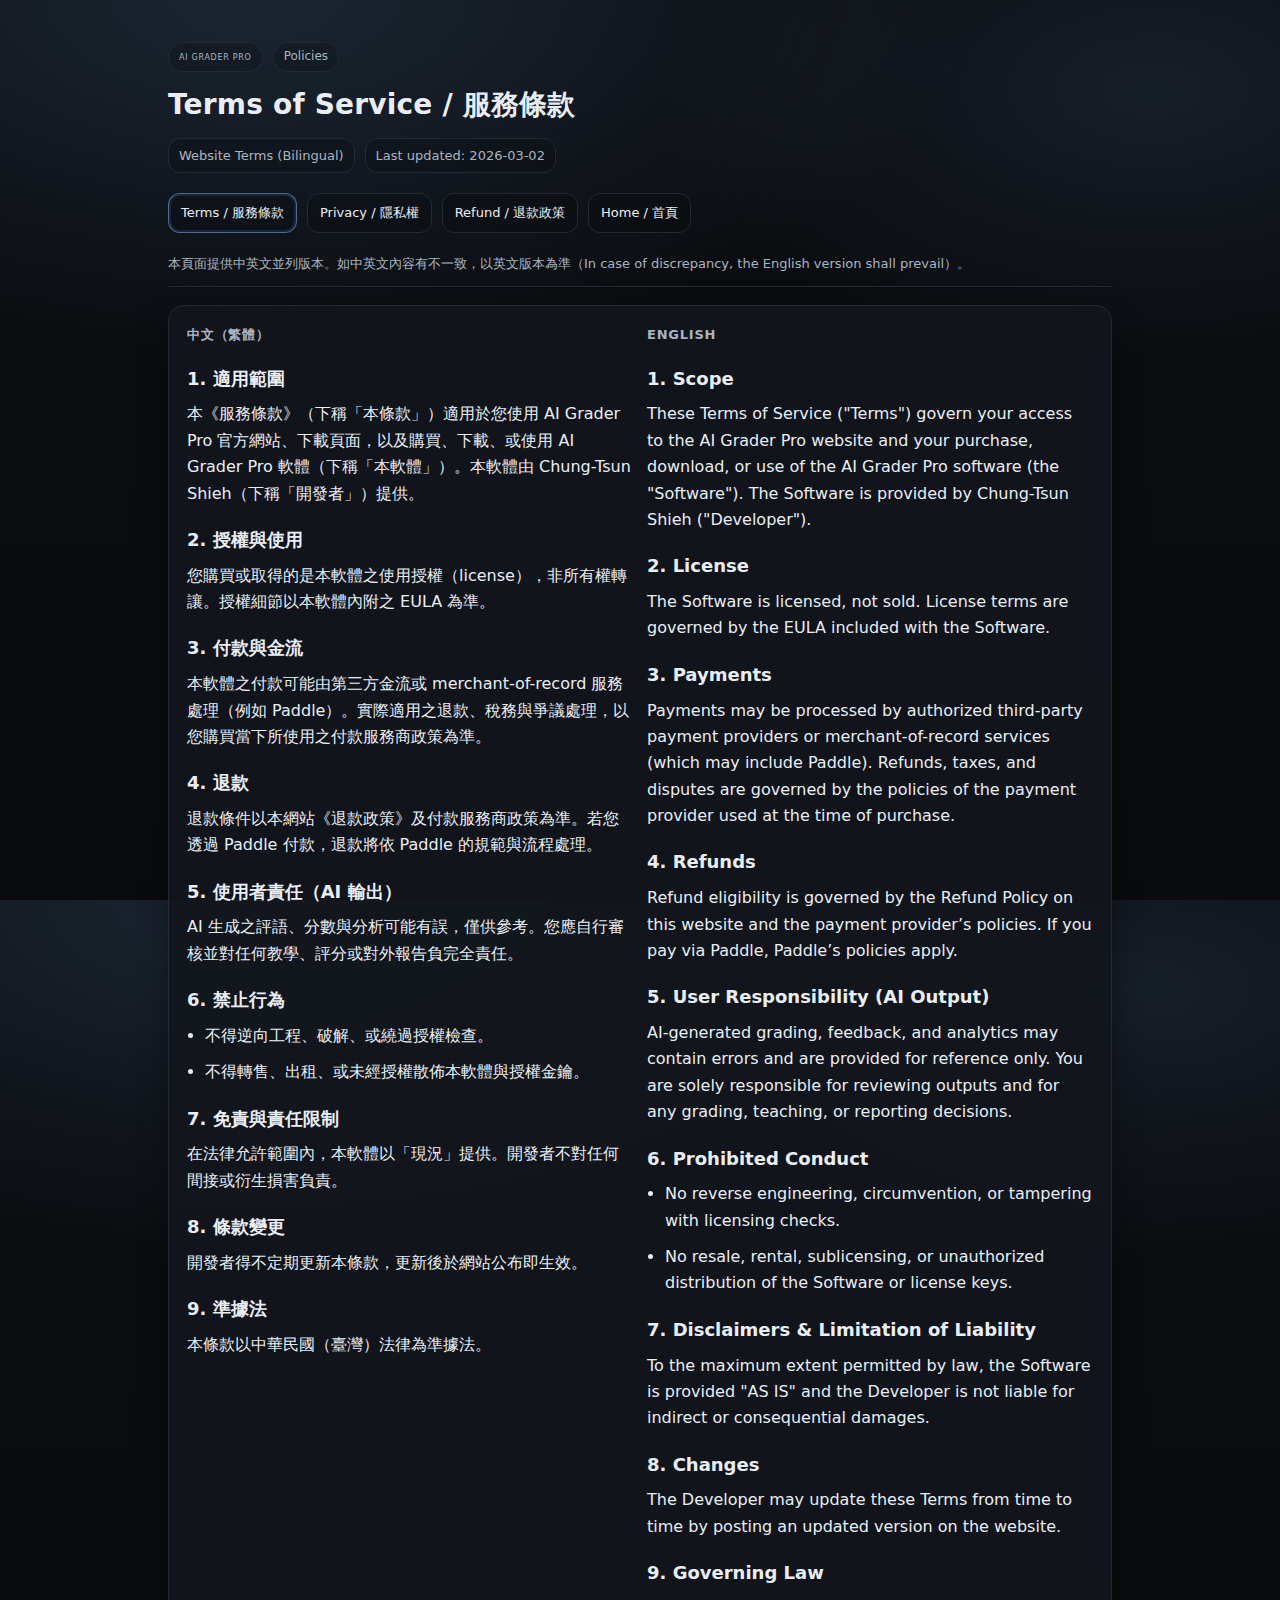
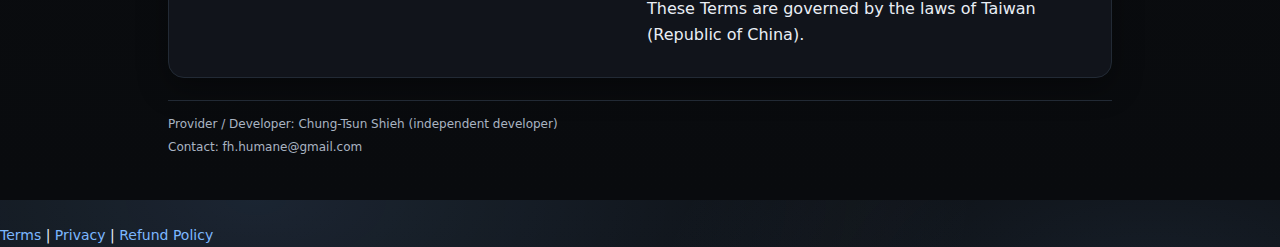
<file: terms/index.html>
<!doctype html>
<html lang="zh-Hant">
<head>
  <meta charset="utf-8" />
  <meta name="viewport" content="width=device-width, initial-scale=1" />
  <title>Terms of Service / 服務條款 | AI Grader Pro</title>
  <style>
:root{
  --bg:#0b0d10;
  --card:#12161c;
  --text:#e9eef5;
  --muted:#a9b4c2;
  --link:#7cb7ff;
  --border:#222a35;
  --shadow: 0 10px 30px rgba(0,0,0,.35);
}
*{box-sizing:border-box}
html,body{height:100%}
body{
  margin:0;
  font-family: ui-sans-serif,system-ui,-apple-system,Segoe UI,Roboto,Helvetica,Arial,"Noto Sans",sans-serif;
  background: radial-gradient(1200px 600px at 20% 0%, rgba(124,183,255,.14), transparent 60%),
              radial-gradient(900px 500px at 90% 10%, rgba(124,183,255,.10), transparent 55%),
              linear-gradient(180deg,#0b0d10,#090b0e);
  color:var(--text);
  line-height:1.65;
}
a{color:var(--link);text-decoration:none}
a:hover{text-decoration:underline}
.container{max-width:980px;margin:0 auto;padding:24px 18px 46px}
.header{
  padding:18px 0 12px;
  border-bottom:1px solid var(--border);
  display:flex;
  flex-direction:column;
  gap:10px;
}
.brand{
  display:flex;gap:10px;align-items:center;flex-wrap:wrap
}
.badge{
  display:inline-flex;align-items:center;gap:8px;
  padding:4px 10px;
  border:1px solid var(--border);
  border-radius:999px;
  color:var(--muted);
  font-size:12px;
  background:rgba(0,0,0,.18);
}
h1{margin:0;font-size:28px;letter-spacing:.2px}
.meta{display:flex;flex-wrap:wrap;gap:10px;color:var(--muted);font-size:13px}
.nav{
  display:flex;flex-wrap:wrap;gap:10px;
  padding:10px 0 0;
}
.nav a{
  padding:8px 12px;
  border:1px solid var(--border);
  border-radius:12px;
  background:rgba(0,0,0,.16);
  color:var(--text);
  font-size:13px;
}
.nav a[aria-current="page"]{
  border-color: rgba(124,183,255,.55);
  box-shadow: 0 0 0 2px rgba(124,183,255,.12) inset;
}
.note{
  margin-top:10px;
  color:var(--muted);
  font-size:13px;
}
.card{
  margin-top:18px;
  padding:18px;
  border:1px solid var(--border);
  border-radius:16px;
  background: rgba(18,22,28,.92);
  box-shadow: var(--shadow);
}
.split{
  display:grid;
  grid-template-columns:1fr;
  gap:14px;
}
@media (min-width: 960px){
  .split{grid-template-columns: 1fr 1fr}
}
.lang h2{
  margin:18px 0 8px;
  font-size:18px;
}
.lang h3{
  margin:0 0 8px;
  font-size:13px;
  letter-spacing:.06em;
  color:var(--muted);
  text-transform:uppercase;
}
p,li{margin:0 0 10px}
ul{margin:0 0 10px;padding-left:18px}
hr{
  border:none;border-top:1px solid var(--border);
  margin:12px 0 0;
}
.footer{
  margin-top:22px;
  padding-top:14px;
  border-top:1px solid var(--border);
  color:var(--muted);
  font-size:12px;
  display:flex;
  flex-direction:column;
  gap:4px;
}
.kv{
  display:flex;flex-wrap:wrap;gap:10px;
}
.kv span{
  border:1px solid var(--border);
  padding:6px 10px;
  border-radius:12px;
  background:rgba(0,0,0,.15);
  color:var(--muted);
  font-size:13px;
}
.smallcaps{font-variant:all-small-caps;letter-spacing:.06em}
</style>
</head>
<body>
  <div class="container">
    <div class="header">
      <div class="brand">
        <div class="badge"><span class="smallcaps">AI Grader Pro</span></div>
        <div class="badge">Policies</div>
      </div>
      <h1>Terms of Service / 服務條款</h1>
      <div class="kv">
        <span>Website Terms (Bilingual)</span>
        <span>Last updated: 2026-03-02</span>
      </div>
      <div class="nav">
        <a href="/terms" aria-current="page">Terms / 服務條款</a>
<a href="/privacy">Privacy / 隱私權</a>
<a href="/refund-policy">Refund / 退款政策</a>
<a href="/">Home / 首頁</a>
      </div>
      <div class="note">
        本頁面提供中英文並列版本。如中英文內容有不一致，以英文版本為準（In case of discrepancy, the English version shall prevail）。
      </div>
    </div>

    
<div class="card split">
  <section class="lang">
    <h3>中文（繁體）</h3>

    <h2>1. 適用範圍</h2>
    <p>本《服務條款》（下稱「本條款」）適用於您使用 AI Grader Pro 官方網站、下載頁面，以及購買、下載、或使用 AI Grader Pro 軟體（下稱「本軟體」）。本軟體由 Chung-Tsun Shieh（下稱「開發者」）提供。</p>

    <h2>2. 授權與使用</h2>
    <p>您購買或取得的是本軟體之使用授權（license），非所有權轉讓。授權細節以本軟體內附之 EULA 為準。</p>

    <h2>3. 付款與金流</h2>
    <p>本軟體之付款可能由第三方金流或 merchant-of-record 服務處理（例如 Paddle）。實際適用之退款、稅務與爭議處理，以您購買當下所使用之付款服務商政策為準。</p>

    <h2>4. 退款</h2>
    <p>退款條件以本網站《退款政策》及付款服務商政策為準。若您透過 Paddle 付款，退款將依 Paddle 的規範與流程處理。</p>

    <h2>5. 使用者責任（AI 輸出）</h2>
    <p>AI 生成之評語、分數與分析可能有誤，僅供參考。您應自行審核並對任何教學、評分或對外報告負完全責任。</p>

    <h2>6. 禁止行為</h2>
    <ul>
      <li>不得逆向工程、破解、或繞過授權檢查。</li>
      <li>不得轉售、出租、或未經授權散佈本軟體與授權金鑰。</li>
    </ul>

    <h2>7. 免責與責任限制</h2>
    <p>在法律允許範圍內，本軟體以「現況」提供。開發者不對任何間接或衍生損害負責。</p>

    <h2>8. 條款變更</h2>
    <p>開發者得不定期更新本條款，更新後於網站公布即生效。</p>

    <h2>9. 準據法</h2>
    <p>本條款以中華民國（臺灣）法律為準據法。</p>
  </section>

  <section class="lang">
    <h3>English</h3>

    <h2>1. Scope</h2>
    <p>These Terms of Service ("Terms") govern your access to the AI Grader Pro website and your purchase, download, or use of the AI Grader Pro software (the "Software"). The Software is provided by Chung-Tsun Shieh ("Developer").</p>

    <h2>2. License</h2>
    <p>The Software is licensed, not sold. License terms are governed by the EULA included with the Software.</p>

    <h2>3. Payments</h2>
    <p>Payments may be processed by authorized third-party payment providers or merchant-of-record services (which may include Paddle). Refunds, taxes, and disputes are governed by the policies of the payment provider used at the time of purchase.</p>

    <h2>4. Refunds</h2>
    <p>Refund eligibility is governed by the Refund Policy on this website and the payment provider’s policies. If you pay via Paddle, Paddle’s policies apply.</p>

    <h2>5. User Responsibility (AI Output)</h2>
    <p>AI-generated grading, feedback, and analytics may contain errors and are provided for reference only. You are solely responsible for reviewing outputs and for any grading, teaching, or reporting decisions.</p>

    <h2>6. Prohibited Conduct</h2>
    <ul>
      <li>No reverse engineering, circumvention, or tampering with licensing checks.</li>
      <li>No resale, rental, sublicensing, or unauthorized distribution of the Software or license keys.</li>
    </ul>

    <h2>7. Disclaimers & Limitation of Liability</h2>
    <p>To the maximum extent permitted by law, the Software is provided "AS IS" and the Developer is not liable for indirect or consequential damages.</p>

    <h2>8. Changes</h2>
    <p>The Developer may update these Terms from time to time by posting an updated version on the website.</p>

    <h2>9. Governing Law</h2>
    <p>These Terms are governed by the laws of Taiwan (Republic of China).</p>
  </section>
</div>


    <div class="footer">
      <div>Provider / Developer: Chung-Tsun Shieh (independent developer)</div>
      <div>Contact: fh.humane@gmail.com</div>
    </div>
  </div>

    <div class="footer-links" style="margin-top:20px;font-size:14px;">
        <a href="/terms/">Terms</a> |
        <a href="/privacy/">Privacy</a> |
        <a href="/refund-policy/">Refund Policy</a>
    </div>
    
</body>
</html>
</file>
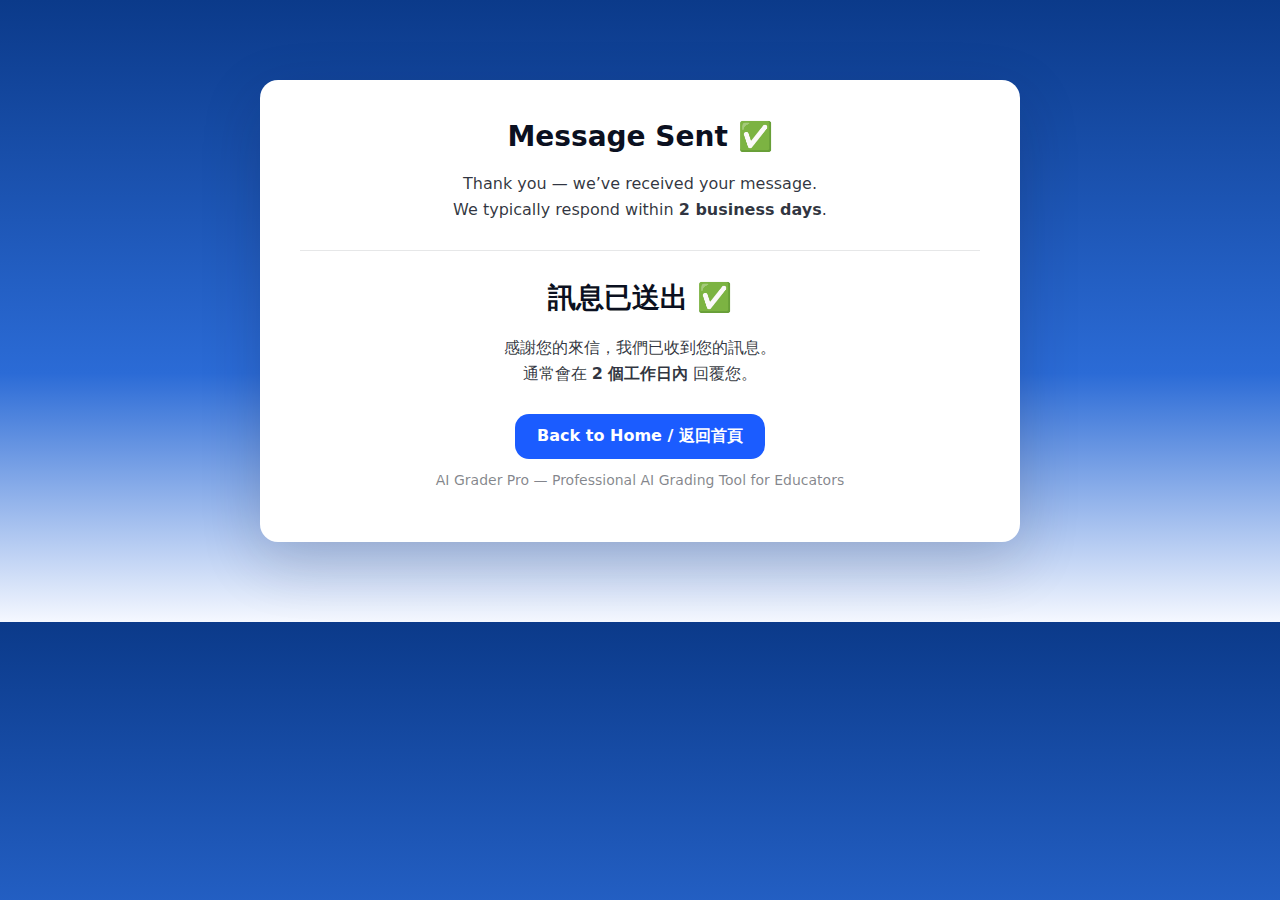
<file: thank-you/index.html>
<!doctype html>
<html lang="zh-Hant">
<head>
  <meta charset="utf-8" />
  <meta name="viewport" content="width=device-width, initial-scale=1" />
  <title>Message Sent | 訊息已送出</title>

  <style>
    body{
      margin:0;
      font-family: system-ui, -apple-system, BlinkMacSystemFont, "Segoe UI", Roboto, Arial;
      background: linear-gradient(180deg,#0b3a8a,#2b6bd6 60%,#f5f8ff);
      color:#0b1020;
    }

    .wrap{
      max-width:760px;
      margin:0 auto;
      padding:80px 20px;
    }

    .card{
      background:#ffffff;
      border-radius:18px;
      padding:40px;
      box-shadow:0 20px 60px rgba(15,23,42,.18);
      text-align:center;
    }

    h1{
      margin:0 0 18px;
      font-size:28px;
      font-weight:700;
    }

    p{
      margin:10px 0;
      line-height:1.6;
      color:rgba(11,16,32,.85);
    }

    .divider{
      margin:28px 0;
      height:1px;
      background:rgba(11,16,32,.1);
    }

    .btn{
      display:inline-block;
      margin-top:18px;
      padding:12px 22px;
      border-radius:14px;
      background:#1b5cff;
      color:#fff;
      text-decoration:none;
      font-weight:600;
    }

    .btn:hover{
      opacity:.9;
    }

    .muted{
      font-size:14px;
      opacity:.6;
    }
  </style>
</head>

<body>

  <div class="wrap">
    <div class="card">

      <h1>Message Sent ✅</h1>

      <p>
        Thank you — we’ve received your message.<br>
        We typically respond within <strong>2 business days</strong>.
      </p>

      <div class="divider"></div>

      <h1>訊息已送出 ✅</h1>

      <p>
        感謝您的來信，我們已收到您的訊息。<br>
        通常會在 <strong>2 個工作日內</strong> 回覆您。
      </p>

      <a href="/" class="btn">Back to Home / 返回首頁</a>

      <p class="muted">
        AI Grader Pro — Professional AI Grading Tool for Educators
      </p>

    </div>
  </div>

</body>
</html>
</file>
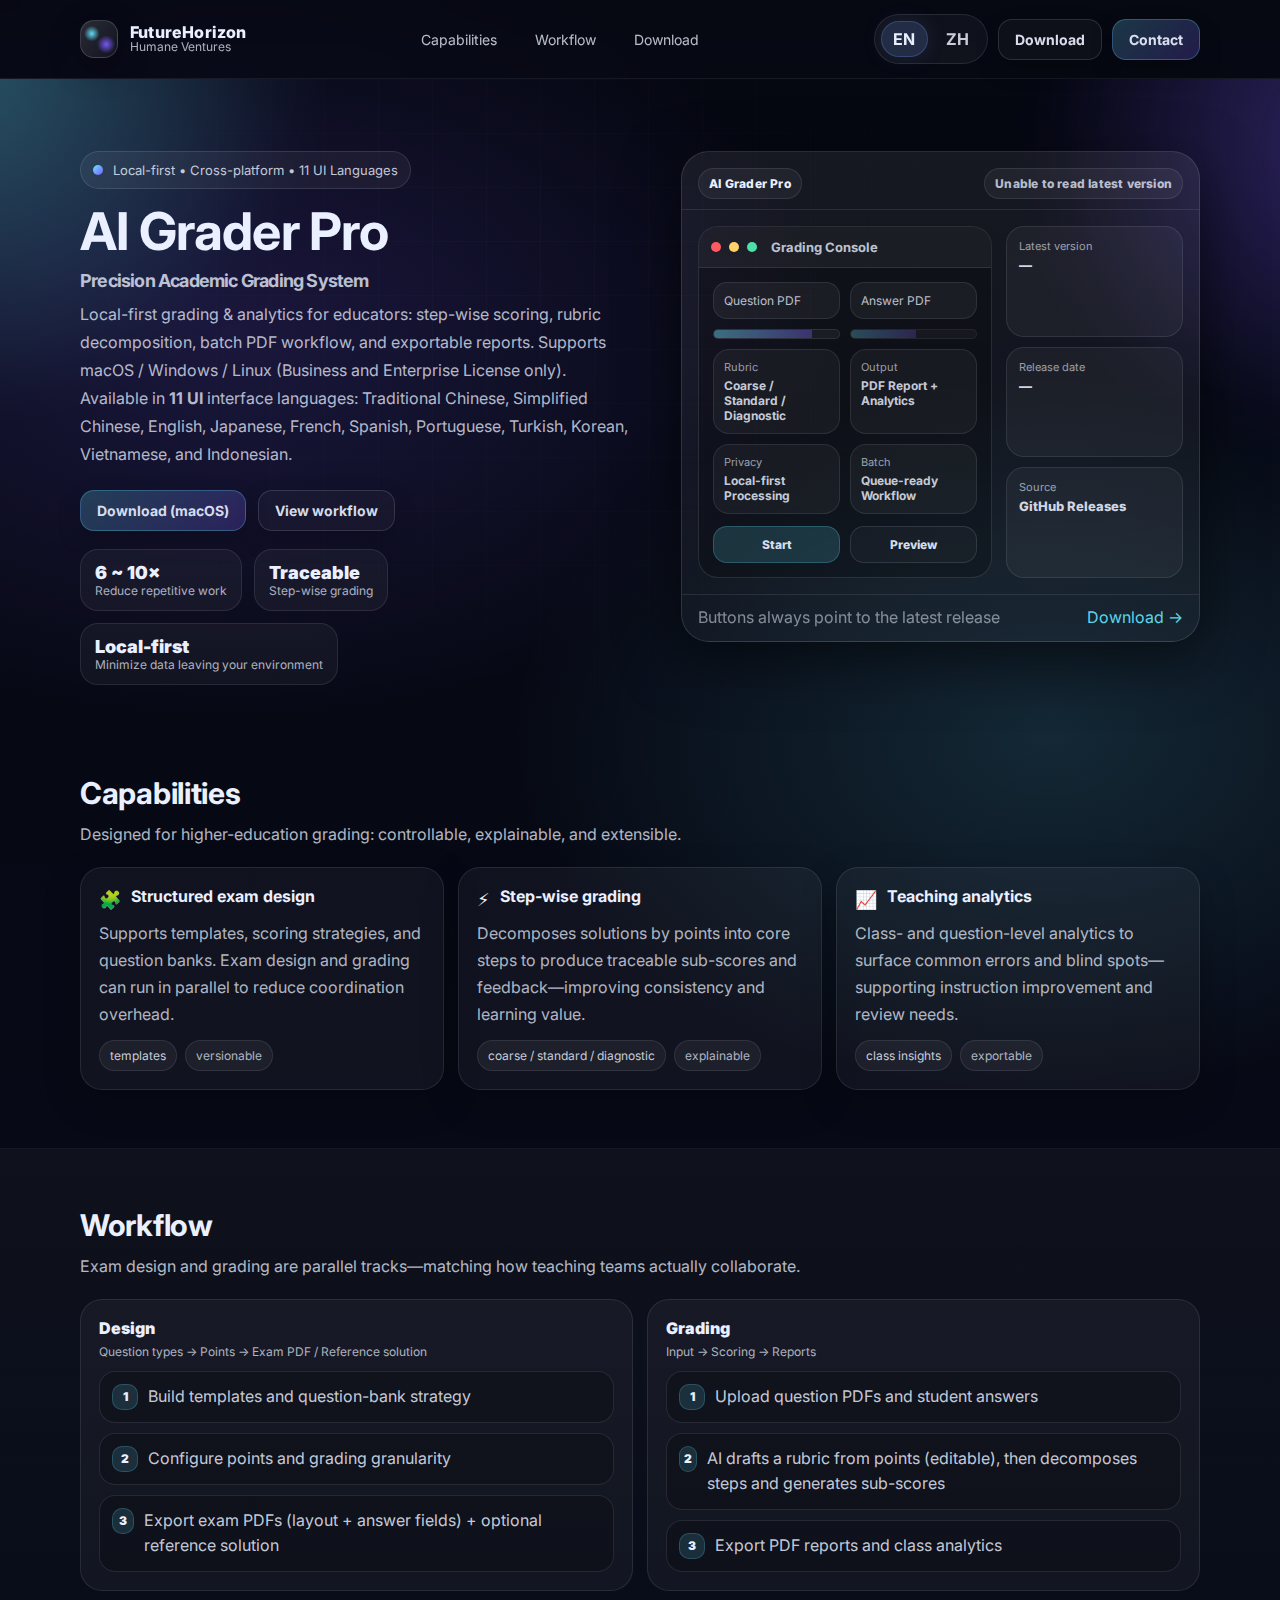
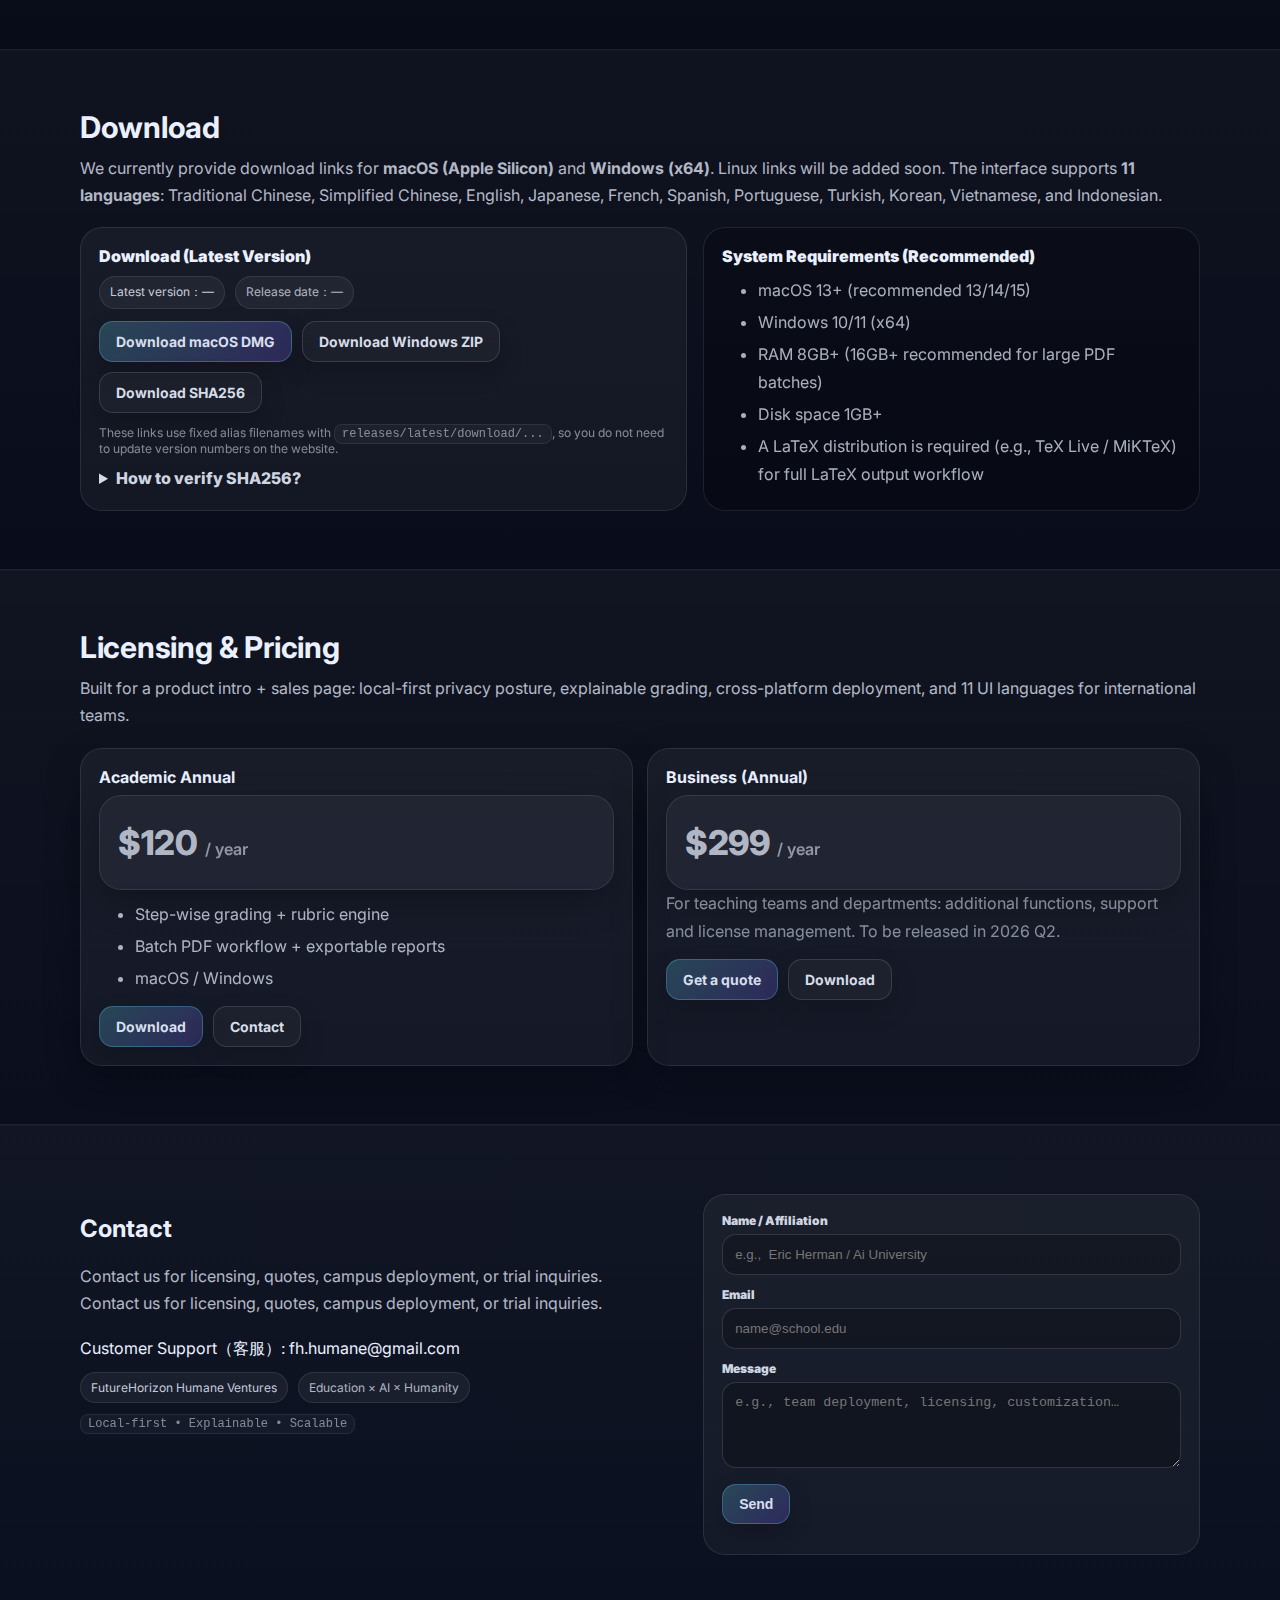
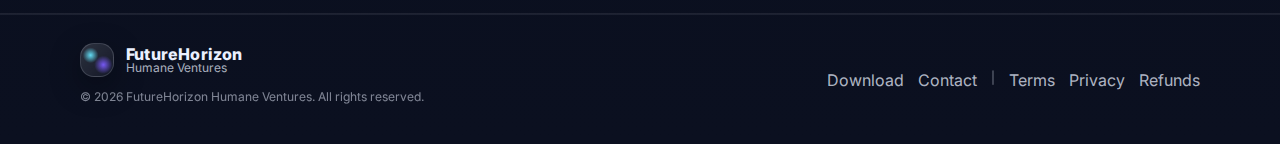
<file: docs/en/index.html>
<!doctype html>
<html lang="en">
<head>
<!-- build: dualpage-v3 2026-02-18 04:19:55 -->

  <meta charset="utf-8" />
  <meta name="viewport" content="width=device-width,initial-scale=1" />
  <title>AI Grader Pro — FutureHorizon Humane Ventures</title>
  <link rel="canonical" href="./" />
  
  <link rel="alternate" hreflang="en" href="./" />
  <link rel="alternate" hreflang="zh-Hant" href="../" />
  <link rel="alternate" hreflang="x-default" href="./" />
<meta name="description" content="AI Grader Pro is a local-first grading and analytics platform for educators. Supports macOS / Windows / Linux and 11 UI languages; macOS and Windows download links available now. FutureHorizon Humane Ventures — technology × education × humane values." />
  <meta name="theme-color" content="#0B1020" />
  <link rel="icon" href="./assets/favicon.svg" type="image/svg+xml" />
  <link rel="preconnect" href="https://fonts.googleapis.com">
  <link rel="preconnect" href="https://fonts.gstatic.com" crossorigin>
  <link href="https://fonts.googleapis.com/css2?family=Inter:wght@400;500;600;700;800&display=swap" rel="stylesheet">
      <link rel="stylesheet" href="./assets/styles.css" />

<style>
.footer__policy{margin-left:12px; text-decoration:underline;}
.footer__sep{margin-left:12px; opacity:.7}
</style>

</head>

<body>
  <a class="skip" href="#main">Skip to content</a>

  <header class="topbar" id="topbar">
    <div class="container topbar__inner">
      <a class="brand" href="#">
        <span class="brand__mark" aria-hidden="true"></span>
        <span class="brand__text">
          <span class="brand__name">FutureHorizon</span>
          <span class="brand__sub">Humane Ventures</span>
        </span>
      </a>

      <nav class="nav" aria-label="Primary navigation">
        <a href="#capabilities"><span data-i18n="nav_cap">Capabilities</span></a>
        <a href="#workflow"><span data-i18n="nav_wf">Workflow</span></a>
        
        
        <a href="#download"><span data-i18n="nav_dl">Download</span></a>
        
      </nav>

      <div class="topbar__cta">
        <div class="langswitch" role="group" aria-label="Language"><a class="langlink is-active" href="./">EN</a><a class="langlink" href="../">ZH</a></div>

        <a class="btn btn--ghost" href="#download"><span data-i18n="btn_download">Download</span></a>
        <a class="btn btn--primary" href="#contact"><span data-i18n="btn_contact">Contact</span></a>
      </div>

      <button class="navbtn" id="navbtn" aria-label="Open menu" aria-expanded="false" aria-controls="mobileNav">
        <span></span><span></span><span></span>
      </button>
    </div>

    <div class="mobileNav" id="mobileNav" hidden>
      <div class="container mobileNav__inner">
        
        <div class="mobileLang"><a class="langlink is-active" href="./">EN</a><a class="langlink" href="../">ZH</a></div>
<a href="#capabilities"><span data-i18n="nav_cap">Capabilities</span></a>
        <a href="#workflow"><span data-i18n="nav_wf">Workflow</span></a>
        
        
        <a href="#download"><span data-i18n="nav_dl">Download</span></a>
        
        <a href="#contact"><span data-i18n="nav_ct">Contact</span></a>

          <span class="footer__sep">·</span>
          <a class="footer__policy" href="/terms/">Terms</a>
          <a class="footer__policy" href="/privacy/">Privacy</a>
          <a class="footer__policy" href="/refund-policy/">Refund Policy</a>
    
      </div>
    </div>
  </header>

  <main id="main">
    <!-- HERO -->
    <section class="hero" aria-label="AI Grader Pro home">
      <div class="hero__bg" aria-hidden="true">
        <div class="orb orb--a"></div>
        <div class="orb orb--b"></div>
        <div class="gridlines"></div>
      </div>

      <div class="container hero__grid">
        <div class="hero__copy">
          <div class="pill reveal">
            <span class="dot"></span>
            <span>Local-first • Cross-platform • 11 UI Languages</span>
          </div>

          <h1 class="hero__title reveal" data-i18n="hero_title">
            AI Grader Pro
            <span class="hero__title2" data-i18n="hero_subtitle">Precision Academic Grading System</span>
          </h1>

          <p class="hero__desc reveal" data-i18n="hero_desc">
            Local-first grading & analytics for educators: step-wise scoring, rubric decomposition, batch PDF workflow, and exportable reports. Supports macOS / Windows / Linux (Business and Enterprise License only).</br>Available in  <strong> 11  UI</strong> interface languages: Traditional Chinese, Simplified Chinese, English, Japanese, French, Spanish, Portuguese, Turkish, Korean, Vietnamese, and Indonesian.
          </p>

          <div class="hero__actions reveal">
            <a class="btn btn--primary" href="#download" id="primaryDownload"><span data-i18n="hero_btn_download">Download (macOS)</span></a>
            <a class="btn btn--ghost" href="#workflow"><span data-i18n="hero_btn_workflow">View workflow</span></a>
          </div>

          <div class="kpis reveal" role="list" aria-label="Key highlights">
            <div class="kpi" role="listitem">
              <div class="kpi__num"><span data-i18n="chip1_title">6 ~ 10×</span></div>
              <div class="kpi__lbl"><span data-i18n="chip1_desc">Reduce repetitive work</span></div>
            </div>
            <div class="kpi" role="listitem">
              <div class="kpi__num"><span data-i18n="chip2_title">Traceable</span></div>
              <div class="kpi__lbl"><span data-i18n="chip2_desc">Step-wise grading</span></div>
            </div>
            <div class="kpi" role="listitem">
              <div class="kpi__num"><span data-i18n="chip3_title">Local-first</span></div>
              <div class="kpi__lbl"><span data-i18n="chip3_desc">Minimize data leaving your environment</span></div>
            </div>
          </div>
        </div>

        <div class="hero__panel reveal" aria-label="Product preview">
          <div class="panel">
            <div class="panel__top">
              <div class="chip">AI Grader Pro</div>
              <div class="chip chip--muted" id="latestBadge">Loading latest release…</div>
            </div>

            <div class="panel__body">
              <div class="ui">
                <div class="ui__bar">
                  <span class="ui__dot d1"></span>
                  <span class="ui__dot d2"></span>
                  <span class="ui__dot d3"></span>
                  <span class="ui__title">Grading Console</span>
                </div>

                <div class="ui__content">
                  <div class="ui__row">
                    <div class="ui__pill">Question PDF</div>
                    <div class="ui__pill">Answer PDF</div>
                  </div>

                  <div class="ui__row">
                    <div class="ui__meter">
                      <span class="ui__meterFill"></span>
                    </div>
                    <div class="ui__meter ui__meter--dim">
                      <span class="ui__meterFill ui__meterFill--dim"></span>
                    </div>
                  </div>

                  <div class="ui__grid">
                    <div class="ui__tile">
                      <div class="ui__k">Rubric</div>
                      <div class="ui__v">Coarse / Standard / Diagnostic</div>
                    </div>
                    <div class="ui__tile">
                      <div class="ui__k">Output</div>
                      <div class="ui__v">PDF Report + Analytics</div>
                    </div>
                    <div class="ui__tile">
                      <div class="ui__k">Privacy</div>
                      <div class="ui__v">Local-first Processing</div>
                    </div>
                    <div class="ui__tile">
                      <div class="ui__k">Batch</div>
                      <div class="ui__v">Queue-ready Workflow</div>
                    </div>
                  </div>

                  <div class="ui__footer">
                    <div class="ui__btn">Start</div>
                    <div class="ui__btn ui__btn--ghost">Preview</div>
                  </div>
                </div>
              </div>

              <div class="panel__side">
                <div class="mini">
                  <div class="mini__k">Latest version</div>
                  <div class="mini__v" id="latestVersion">—</div>
                </div>
                <div class="mini">
                  <div class="mini__k">Release date</div>
                  <div class="mini__v" id="latestDate">—</div>
                </div>
                <div class="mini">
                  <div class="mini__k">Source</div>
                  <div class="mini__v">GitHub Releases</div>
                </div>
              </div>
            </div>

            <div class="panel__bottom">
              <div class="muted"><span data-i18n="dl_auto_latest">Buttons always point to the latest release</span></div>
              <a class="link" href="#download">Download →</a>
            </div>
          </div>
        </div>
      </div>
    </section>

    <!-- CAPABILITIES -->
    <section id="capabilities" class="section">
      <div class="container">
        <div class="section__head">
          <h2 data-i18n="cap_title">Capabilities</h2>
          <p class="section__sub">Designed for higher-education grading: controllable, explainable, and extensible.</p>
        </div>

        <div class="grid3">
          <article class="card">
            <div class="card__top">
              <div class="icon">🧩</div>
              <h3>Structured exam design</h3>
            </div>
            <p>Supports templates, scoring strategies, and question banks. Exam design and grading can run in parallel to reduce coordination overhead.</p>
            <div class="card__meta">
              <span class="tag">templates</span>
              <span class="tag tag--muted">versionable</span>
            </div>
          </article>

          <article class="card">
            <div class="card__top">
              <div class="icon">⚡</div>
              <h3>Step-wise grading</h3>
            </div>
            <p>Decomposes solutions by points into core steps to produce traceable sub-scores and feedback—improving consistency and learning value.</p>
            <div class="card__meta">
              <span class="tag">coarse / standard / diagnostic</span>
              <span class="tag tag--muted">explainable</span>
            </div>
          </article>

          <article class="card">
            <div class="card__top">
              <div class="icon">📈</div>
              <h3>Teaching analytics</h3>
            </div>
            <p>Class- and question-level analytics to surface common errors and blind spots—supporting instruction improvement and review needs.</p>
            <div class="card__meta">
              <span class="tag">class insights</span>
              <span class="tag tag--muted">exportable</span>
            </div>
          </article>
        </div>
      </div>
    </section>

    <!-- WORKFLOW -->
    <section id="workflow" class="section section--alt">
      <div class="container">
<div class="section__head">
          <h2 data-i18n="wf_title">Workflow</h2>
          <p class="section__sub">Exam design and grading are parallel tracks—matching how teaching teams actually collaborate.</p>
        </div>

        <div class="workflow">
          <div class="lane">
            <div class="lane__head">
              <div class="lane__title">Design</div>
              <div class="lane__sub">Question types → Points → Exam PDF / Reference solution</div>
            </div>
            <div class="steps">
              <div class="step">
                <div class="step__k">1</div>
                <div class="step__v">Build templates and question-bank strategy</div>
              </div>
              <div class="step">
                <div class="step__k">2</div>
                <div class="step__v">Configure points and grading granularity</div>
              </div>
              <div class="step">
                <div class="step__k">3</div>
                <div class="step__v">Export exam PDFs (layout + answer fields) + optional reference solution</div>
              </div>
            </div>
          </div>

          <div class="lane lane--right">
            <div class="lane__head">
              <div class="lane__title">Grading</div>
              <div class="lane__sub">Input → Scoring → Reports</div>
            </div>
            <div class="steps">
              <div class="step">
                <div class="step__k">1</div>
                <div class="step__v">Upload question PDFs and student answers</div>
              </div>
              <div class="step">
                <div class="step__k">2</div>
                <div class="step__v">AI drafts a rubric from points (editable), then decomposes steps and generates sub-scores</div>
              </div>
              <div class="step">
                <div class="step__k">3</div>
                <div class="step__v">Export PDF reports and class analytics</div>
              </div>
            </div>
          </div>
        </div>

        </div>
      </div>
    </section>

    
    <!-- DOWNLOAD -->
    <section id="download" class="section section--alt">
  <div class="container">
    <div class="section__head">
      <h2 data-i18n="dl_title">Download</h2>
      <p class="section__sub">
        We currently provide download links for <strong>macOS (Apple Silicon)</strong> and <strong>Windows (x64)</strong>. Linux links will be added soon.
        The interface supports <strong>11 languages</strong>: Traditional Chinese, Simplified Chinese, English, Japanese, French, Spanish, Portuguese, Turkish, Korean, Vietnamese, and Indonesian.
      </p>
    </div>

    <div class="download">
      <div class="download__box">
        <div class="download__title">Download (Latest Version)</div>

        <div class="download__meta">
          <span class="tag" id="latestTag">Latest version: Loading…</span>
          <span class="tag tag--muted" id="dateTag">Release date: Loading…</span>
        </div>

        <div class="download__btns">
          <a class="btn btn--primary" id="downloadMac" href="https://github.com/ctshieh/AIGraderPro-Downloads/releases/latest/download/AIGraderPro_mac_arm64.dmg" rel="noopener">Download macOS DMG</a>
          <a class="btn btn--ghost" id="downloadWin" href="https://github.com/ctshieh/AIGraderPro-Downloads/releases/latest/download/AIGraderPro_Windows_x64.zip" rel="noopener">Download Windows ZIP</a>
          <a class="btn btn--ghost" id="downloadSha" href="https://github.com/ctshieh/AIGraderPro-Downloads/releases/latest/download/AIGraderPro_mac_arm64.dmg.sha256" rel="noopener">Download SHA256</a>
        </div>

        <div class="muted small" style="margin-top:12px">
          These links use fixed alias filenames with <span class="kbd">releases/latest/download/...</span>, so you do not need to update version numbers on the website.
        </div>

        <details class="details" style="margin-top:12px">
          <summary>How to verify SHA256?</summary>
          <pre class="code"># macOS / Linux
shasum -a 256 AIGraderPro_mac_arm64.dmg

# Windows (PowerShell)
Get-FileHash .\AIGraderPro_Windows_x64.zip -Algorithm SHA256

# Compare the output with the content of the .sha256 file</pre>
        </details>
      </div>

      <div class="download__box download__box--dark">
        <div class="download__title">System Requirements (Recommended)</div>
        <ul class="list">
          <li>macOS 13+ (recommended 13/14/15)</li>
          <li>Windows 10/11 (x64)</li>
          <li>RAM 8GB+ (16GB+ recommended for large PDF batches)</li>
          <li>Disk space 1GB+</li>
          <li>A LaTeX distribution is required (e.g., TeX Live / MiKTeX) for full LaTeX output workflow</li>
        </ul>
      </div>
    </div>
  </div>
</section>

    <!-- CONTACT -->
    
    <!-- PRICING -->
    <section id="pricing" class="section section--alt">
      <div class="container">
        <div class="section__head">
          <h2 data-i18n="pr_title">Licensing & Pricing</h2>
          <p class="section__sub" data-i18n="pr_sub">Built for a product intro + sales page: local-first privacy posture, explainable grading, cross-platform deployment, and 11 UI languages for international teams.</p>
        </div>

        <div class="grid2">
          <article class="card">
            <h3 data-i18n="pr_std_title">Academic Annual</h3>
            <p class="price"><span class="price__num" data-price="personal">USD $120</span><span class="price__unit" data-i18n="pr_per_year">/ year</span></p>
            <ul class="list">
              <li data-i18n="pr_item1">Step-wise grading + rubric engine</li>
              <li data-i18n="pr_item2">Batch PDF workflow + exportable reports</li>
              <li data-i18n="pr_item3">macOS / Windows </li>
            </ul>
            <div class="row">
              <a class="btn btn--primary" href="#download" data-i18n="pr_btn_try">Download</a>
              <a class="btn btn--ghost" href="#contact" data-i18n="pr_btn_contact">Contact</a>
            </div>
          </article>

          <article class="card">
            <h3 data-i18n="pr_bus_title">Business (Annual)</h3>
            <p class="price"><span class="price__num" data-price="business">USD $299</span><span class="price__unit" data-i18n="pr_per_year">/ year</span></p>
            <p class="muted" data-i18n="pr_bus_note">For teaching teams and departments: additional functions,  support and license management. To be released in 2026 Q2. </p>
            <div class="row">
              <a class="btn btn--primary" href="#contact" data-i18n="pr_btn_get_quote">Get a quote</a>
              <a class="btn btn--ghost" href="#download" data-i18n="pr_btn_try">Download</a>
            </div>
          </article>
        </div>
      </div>
    </section>
<section id="contact" class="section section--alt">
      <div class="container">
        <div class="cta">
          <div class="cta__copy">
            <h2 data-i18n="ct_title">Contact</h2>
            <p class="section__sub">Contact us for licensing, quotes, campus deployment, or trial inquiries.
            <br>Contact us for licensing, quotes, campus deployment, or trial inquiries. </p></br>
            Customer Support（客服）:<a href="mailto:fh.humane@gmail.com"> fh.humane@gmail.com</a>

            <div class="cta__meta">
              <span class="tag">FutureHorizon Humane Ventures</span>
              <span class="tag tag--muted">Education × AI × Humanity</span>
            </div>

            <div class="muted small" style="margin-top:12px">
              
              <span class="kbd">Local-first • Explainable • Scalable</span>
            </div>
          </div>

          <form class="form"
                name="contact"
                method="POST"
                data-netlify="true"
                netlify-honeypot="bot-field"
                action="/thank-you/">
            <input type="hidden" name="form-name" value="contact" />
            <p class="hidden">
              <label>Do not fill this field:<input name="bot-field" /></label>
            </p>

            <label>
              <span>Name / Affiliation</span>
              <input name="name" placeholder="e.g.,  Eric Herman / Ai University" required />
            </label>

            <label>
              <span>Email</span>
              <input type="email" name="email" placeholder="name@school.edu" required />
            </label>

            <label>
              <span>Message</span>
              <textarea name="message" rows="4" placeholder="e.g., team deployment, licensing, customization…" required></textarea>
            </label>

            <button class="btn btn--primary" type="submit">Send</button>
            <p class="muted small"></p>
          </form>
        </div>
      </div>
    </section>

    <footer class="footer">
      <div class="container footer__inner">
        <div class="footer__left">
          <div class="brand brand--footer">
            <span class="brand__mark" aria-hidden="true"></span>
            <span class="brand__text">
              <span class="brand__name">FutureHorizon</span>
              <span class="brand__sub">Humane Ventures</span>
            </span>
          </div>
          <p class="muted small">© <span id="year"></span> FutureHorizon Humane Ventures. All rights reserved.</p>
        </div>
        <div class="footer__right">
          <a href="#download"><span data-i18n="nav_dl">Download</span></a>
          
          
          
          <a href="#contact"><span data-i18n="nav_ct">Contact</span></a>
        
          <span class="muted small" style="opacity:.6">|</span>
          <a href="/terms/"><span>Terms</span></a>
          <a href="/privacy/"><span>Privacy</span></a>
          <a href="/refund-policy/"><span>Refunds</span></a>
</div>
      </div>
</footer>
  </main>

  <script>
    // ========= CONFIG =========
    const OWNER = "ctshieh";
    const REPO  = "AIGraderPro-Downloads";
    const DMG_MATCH = /mac-arm64\.dmg$/i;
    const SHA_MATCH = /mac-arm64\.dmg\.sha256$/i;
    const WIN_MATCH = /^AIGraderPro_Windows\.zip$/i;

    const $ = (id) => document.getElementById(id);
    const setText = (id, txt) => { const el = $(id); if (el) el.textContent = txt; };

    // Mobile nav
    const navbtn = $("navbtn");
    const mobileNav = $("mobileNav");
    if (navbtn && mobileNav) {
      navbtn.addEventListener("click", () => {
        const expanded = navbtn.getAttribute("aria-expanded") === "true";
        navbtn.setAttribute("aria-expanded", String(!expanded));
        mobileNav.hidden = expanded;
      });
      mobileNav.addEventListener("click", (e) => {
        if (e.target && e.target.tagName === "A") {
          navbtn.setAttribute("aria-expanded", "false");
          mobileNav.hidden = true;
        }
      });
    }

    // Year
    setText("year", new Date().getFullYear());

    // Reveal on scroll
    (() => {
      const els = document.querySelectorAll(".reveal");
      const io = new IntersectionObserver((entries) => {
        entries.forEach((e) => {
          if (e.isIntersecting) e.target.classList.add("is-in");
        });
      }, { threshold: 0.15 });
      els.forEach(el => io.observe(el));
    })();

    async function loadLatest() {
      const api = `https://api.github.com/repos/${OWNER}/${REPO}/releases/latest`;
      try {
        const res = await fetch(api, { headers: { "Accept": "application/vnd.github+json" }});
        if (!res.ok) throw new Error("GitHub API error: " + res.status);
        const data = await res.json();

        const tag = data.tag_name || "latest";
        const date = (data.published_at || "").slice(0,10);
        const assets = Array.isArray(data.assets) ? data.assets : [];

        const dmg = assets.find(a => DMG_MATCH.test(a.name)) || assets.find(a => a.name && a.name.toLowerCase().endsWith(".dmg"));
        const sha = assets.find(a => SHA_MATCH.test(a.name)) || assets.find(a => a.name && a.name.toLowerCase().endsWith(".sha256"));
        const win = assets.find(a => WIN_MATCH.test(a.name)) || assets.find(a => a.name && /windows.*\.zip$/i.test(a.name));

        const latestDownloadBase = `https://github.com/${OWNER}/${REPO}/releases/latest/download/`;
        const versionDownloadBase = `https://github.com/${OWNER}/${REPO}/releases/download/${encodeURIComponent(tag)}/`;
        const winLatestUrl = latestDownloadBase + "AIGraderPro_Windows.zip";

        if (dmg) {
          $("downloadMac").href = dmg.browser_download_url;
          setText("latestBadge", `Latest: ${tag}`);
          setText("latestVersion", tag);
          setText("latestDate", date || "—");
          setText("latestTag", `Latest version：${tag}`);
          setText("dateTag", date ? `Release date：${date}` : "Release date：—");
          setText("latestUrlCode", latestDownloadBase + dmg.name);
          setText("versionUrlCode", versionDownloadBase + dmg.name);
          setText("latestUrlCodeWin", latestDownloadBase + "AIGraderPro_Windows.zip");
          setText("versionUrlCodeWin", versionDownloadBase + "AIGraderPro_Windows.zip");
        } else {
          setText("latestBadge", "No DMG found");
          setText("latestTag", "Latest version：—");
          setText("dateTag", "Release date：—");
          setText("latestUrlCode", latestDownloadBase + "<DMG filename>");
          setText("versionUrlCode", versionDownloadBase + "<DMG filename>");
          setText("latestUrlCodeWin", latestDownloadBase + "AIGraderPro_Windows.zip");
          setText("versionUrlCodeWin", versionDownloadBase + "AIGraderPro_Windows.zip");
        }

        if (sha) $("downloadSha").href = sha.browser_download_url;
        if ($("downloadWin")) $("downloadWin").href = (win && win.browser_download_url) ? win.browser_download_url : winLatestUrl;

      } catch (err) {
        console.error(err);
        setText("latestBadge", "Unable to read latest version");
        setText("latestTag", "Latest version：—");
        setText("dateTag", "Release date：—");
        setText("latestUrlCode", `https://github.com/${OWNER}/${REPO}/releases/latest/download/<DMG filename>`);
        setText("versionUrlCode", `https://github.com/${OWNER}/${REPO}/releases/download/vX.Y.Z/<DMG filename>`);
        setText("latestUrlCodeWin", `https://github.com/${OWNER}/${REPO}/releases/latest/download/AIGraderPro_Windows.zip`);
        setText("versionUrlCodeWin", `https://github.com/${OWNER}/${REPO}/releases/download/vX.Y.Z/AIGraderPro_Windows.zip`);
        if ($("downloadWin")) $("downloadWin").href = `https://github.com/${OWNER}/${REPO}/releases/latest/download/AIGraderPro_Windows.zip`;
      }
    }

    loadLatest();
  </script>
  <script>window.__PRICING_JSON_URL="./assets/pricing.json";</script>
<script src="./assets/pricing.js"></script>
</body>
</html>
</file>
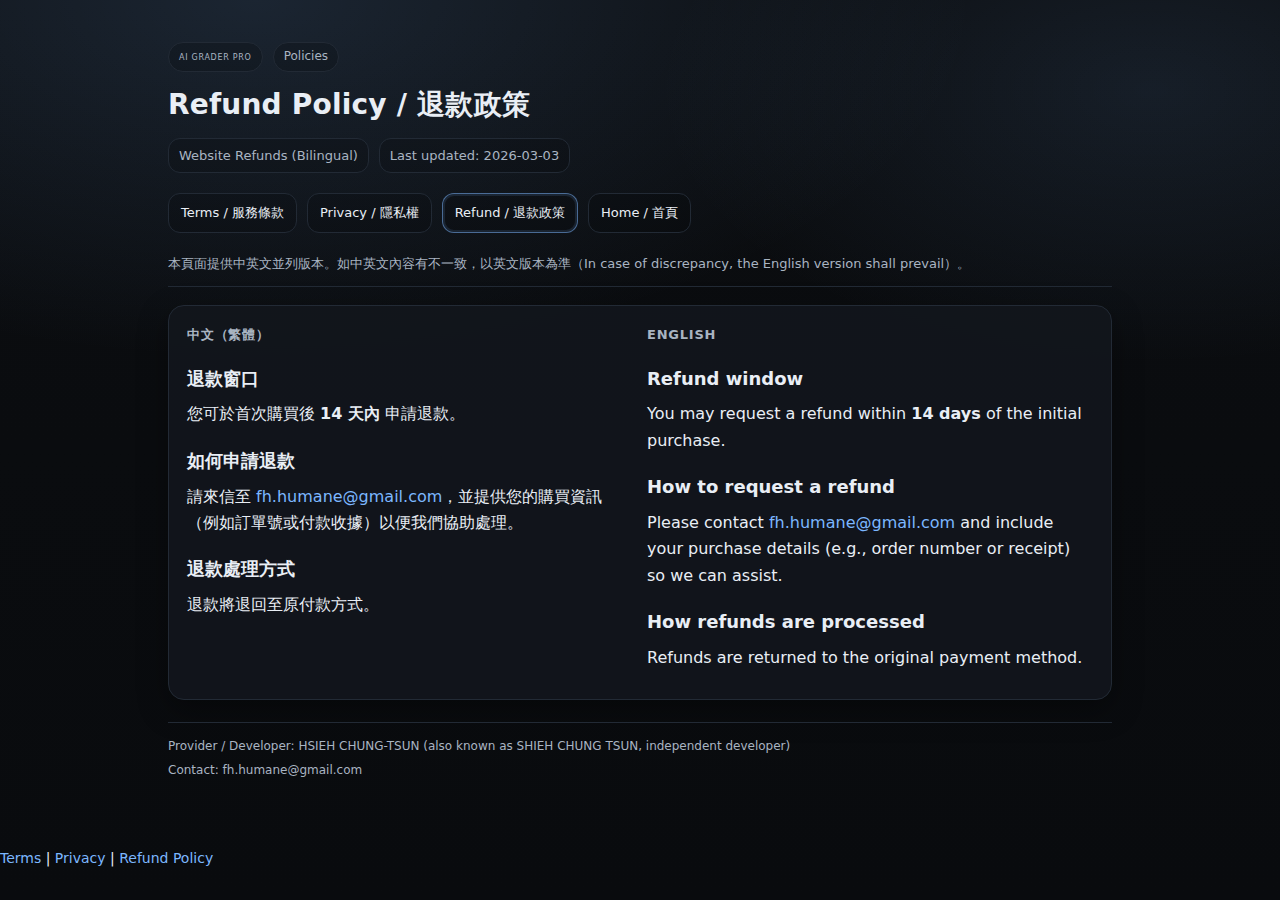
<file: docs/refund-policy/index.html>
<!doctype html>
<html lang="zh-Hant">
<head>
  <meta charset="utf-8" />
  <meta name="viewport" content="width=device-width, initial-scale=1" />
  <title>Refund Policy / 退款政策 | AI Grader Pro</title>
  <style>
:root{
  --bg:#0b0d10;
  --card:#12161c;
  --text:#e9eef5;
  --muted:#a9b4c2;
  --link:#7cb7ff;
  --border:#222a35;
  --shadow: 0 10px 30px rgba(0,0,0,.35);
}
*{box-sizing:border-box}
html,body{height:100%}
body{
  margin:0;
  font-family: ui-sans-serif,system-ui,-apple-system,Segoe UI,Roboto,Helvetica,Arial,"Noto Sans",sans-serif;
  background: radial-gradient(1200px 600px at 20% 0%, rgba(124,183,255,.14), transparent 60%),
              radial-gradient(900px 500px at 90% 10%, rgba(124,183,255,.10), transparent 55%),
              linear-gradient(180deg,#0b0d10,#090b0e);
  color:var(--text);
  line-height:1.65;
}
a{color:var(--link);text-decoration:none}
a:hover{text-decoration:underline}
.container{max-width:980px;margin:0 auto;padding:24px 18px 46px}
.header{
  padding:18px 0 12px;
  border-bottom:1px solid var(--border);
  display:flex;
  flex-direction:column;
  gap:10px;
}
.brand{
  display:flex;gap:10px;align-items:center;flex-wrap:wrap
}
.badge{
  display:inline-flex;align-items:center;gap:8px;
  padding:4px 10px;
  border:1px solid var(--border);
  border-radius:999px;
  color:var(--muted);
  font-size:12px;
  background:rgba(0,0,0,.18);
}
h1{margin:0;font-size:28px;letter-spacing:.2px}
.meta{display:flex;flex-wrap:wrap;gap:10px;color:var(--muted);font-size:13px}
.nav{
  display:flex;flex-wrap:wrap;gap:10px;
  padding:10px 0 0;
}
.nav a{
  padding:8px 12px;
  border:1px solid var(--border);
  border-radius:12px;
  background:rgba(0,0,0,.16);
  color:var(--text);
  font-size:13px;
}
.nav a[aria-current="page"]{
  border-color: rgba(124,183,255,.55);
  box-shadow: 0 0 0 2px rgba(124,183,255,.12) inset;
}
.note{
  margin-top:10px;
  color:var(--muted);
  font-size:13px;
}
.card{
  margin-top:18px;
  padding:18px;
  border:1px solid var(--border);
  border-radius:16px;
  background: rgba(18,22,28,.92);
  box-shadow: var(--shadow);
}
.split{
  display:grid;
  grid-template-columns:1fr;
  gap:14px;
}
@media (min-width: 960px){
  .split{grid-template-columns: 1fr 1fr}
}
.lang h2{
  margin:18px 0 8px;
  font-size:18px;
}
.lang h3{
  margin:0 0 8px;
  font-size:13px;
  letter-spacing:.06em;
  color:var(--muted);
  text-transform:uppercase;
}
p,li{margin:0 0 10px}
ul{margin:0 0 10px;padding-left:18px}
hr{
  border:none;border-top:1px solid var(--border);
  margin:12px 0 0;
}
.footer{
  margin-top:22px;
  padding-top:14px;
  border-top:1px solid var(--border);
  color:var(--muted);
  font-size:12px;
  display:flex;
  flex-direction:column;
  gap:4px;
}
.kv{
  display:flex;flex-wrap:wrap;gap:10px;
}
.kv span{
  border:1px solid var(--border);
  padding:6px 10px;
  border-radius:12px;
  background:rgba(0,0,0,.15);
  color:var(--muted);
  font-size:13px;
}
.smallcaps{font-variant:all-small-caps;letter-spacing:.06em}
</style>
</head>
<body>
  <div class="container">
    <div class="header">
      <div class="brand">
        <div class="badge"><span class="smallcaps">AI Grader Pro</span></div>
        <div class="badge">Policies</div>
      </div>
      <h1>Refund Policy / 退款政策</h1>
      <div class="kv">
        <span>Website Refunds (Bilingual)</span>
        <span>Last updated: 2026-03-03</span>
      </div>
      <div class="nav">
        <a href="/terms">Terms / 服務條款</a>
<a href="/privacy">Privacy / 隱私權</a>
<a href="/refund-policy" aria-current="page">Refund / 退款政策</a>
<a href="/">Home / 首頁</a>
      </div>
      <div class="note">
        本頁面提供中英文並列版本。如中英文內容有不一致，以英文版本為準（In case of discrepancy, the English version shall prevail）。
      </div>
    </div>

    
<div class="card split">
  <section class="lang">
    <h3>中文（繁體）</h3>

    <h2>退款窗口</h2>
    <p>您可於首次購買後 <b>14 天內</b> 申請退款。</p>

    <h2>如何申請退款</h2>
    <p>請來信至 <a href="mailto:fh.humane@gmail.com">fh.humane@gmail.com</a>，並提供您的購買資訊（例如訂單號或付款收據）以便我們協助處理。</p>

    <h2>退款處理方式</h2>
    <p>退款將退回至原付款方式。</p>
  </section>

  <section class="lang">
    <h3>English</h3>

    <h2>Refund window</h2>
    <p>You may request a refund within <b>14 days</b> of the initial purchase.</p>

    <h2>How to request a refund</h2>
    <p>Please contact <a href="mailto:fh.humane@gmail.com">fh.humane@gmail.com</a> and include your purchase details (e.g., order number or receipt) so we can assist.</p>

    <h2>How refunds are processed</h2>
    <p>Refunds are returned to the original payment method.</p>
  </section>
</div>


    <div class="footer">
      <div>Provider / Developer: HSIEH CHUNG-TSUN (also known as SHIEH CHUNG TSUN, independent developer)</div>
      <div>Contact: fh.humane@gmail.com</div>
    </div>
  </div>

    <div class="footer-links" style="margin-top:20px;font-size:14px;">
        <a href="/terms/">Terms</a> |
        <a href="/privacy/">Privacy</a> |
        <a href="/refund-policy/">Refund Policy</a>
    </div>
    
</body>
</html>
</file>
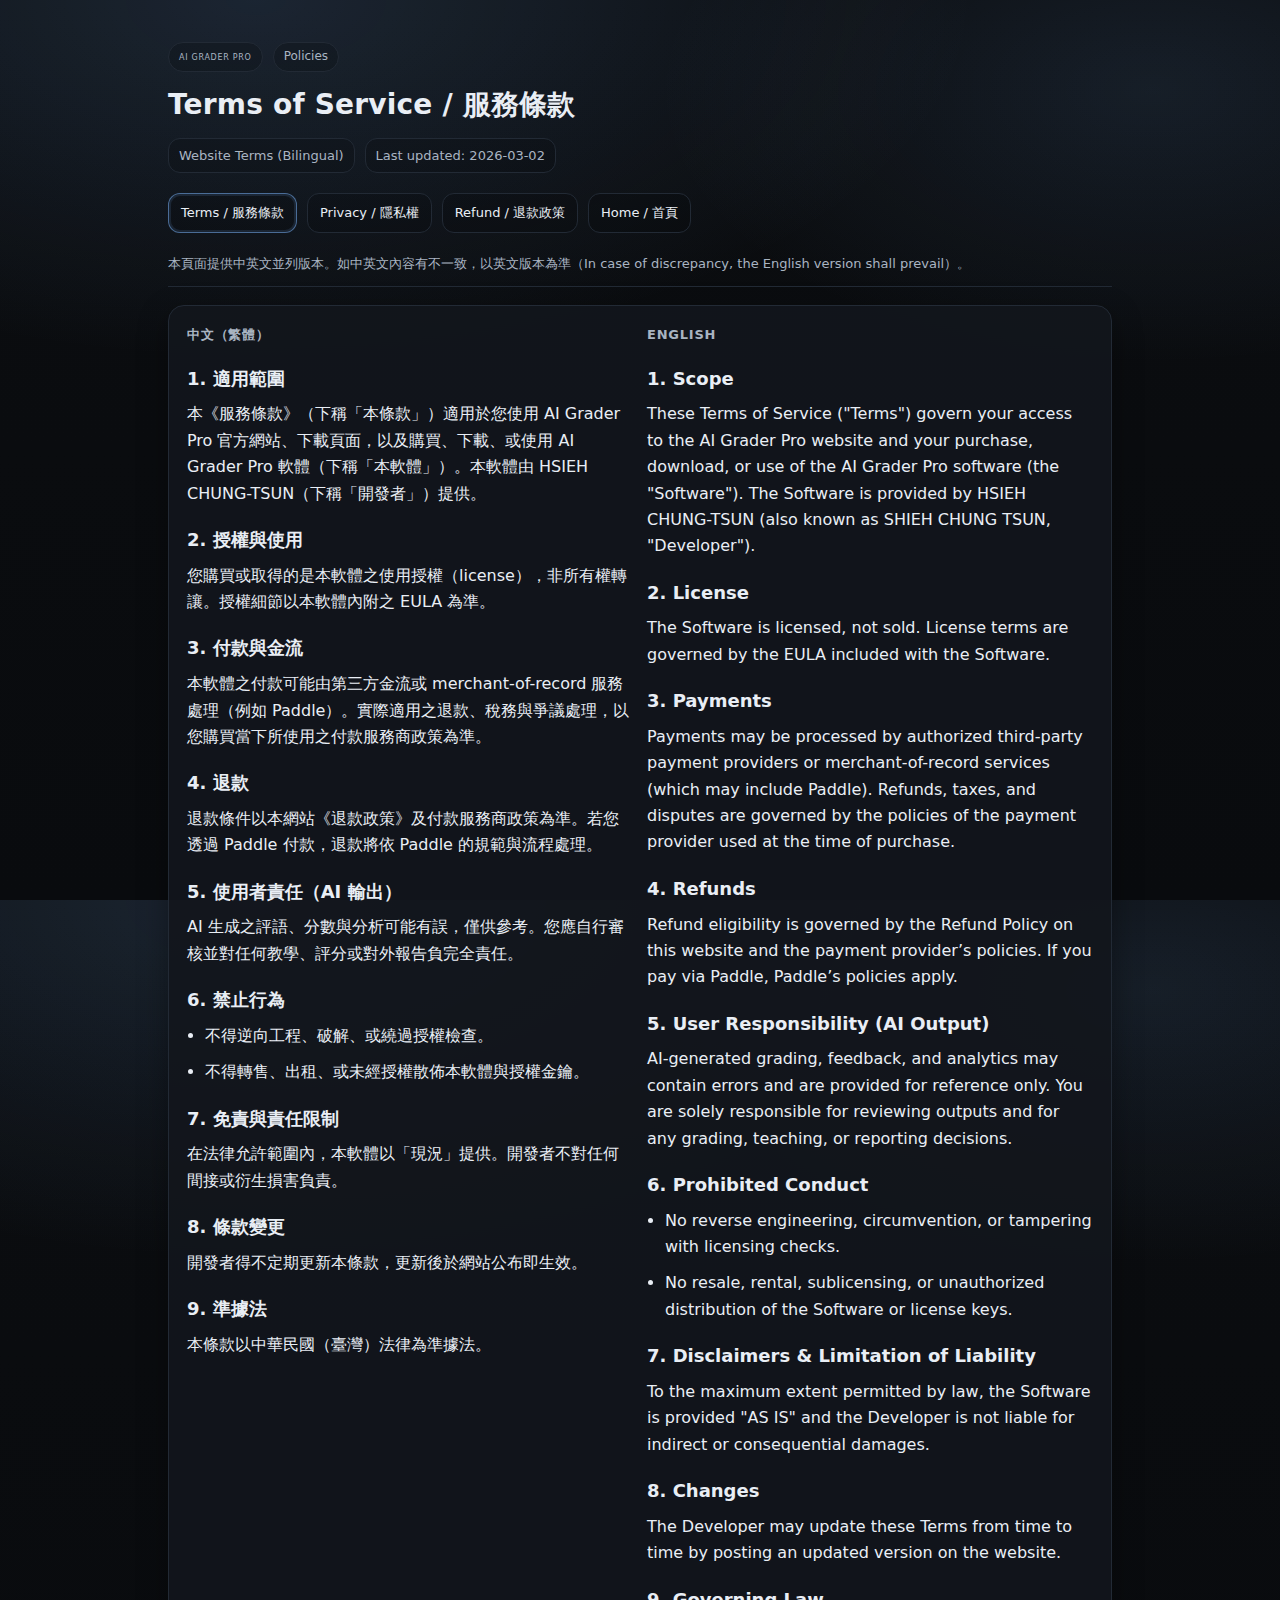
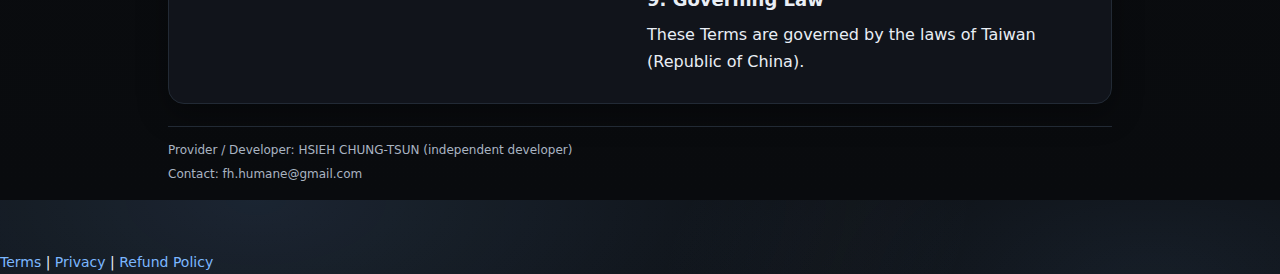
<file: docs/terms/index.html>
<!doctype html>
<html lang="zh-Hant">
<head>
  <meta charset="utf-8" />
  <meta name="viewport" content="width=device-width, initial-scale=1" />
  <title>Terms of Service / 服務條款 | AI Grader Pro</title>
  <style>
:root{
  --bg:#0b0d10;
  --card:#12161c;
  --text:#e9eef5;
  --muted:#a9b4c2;
  --link:#7cb7ff;
  --border:#222a35;
  --shadow: 0 10px 30px rgba(0,0,0,.35);
}
*{box-sizing:border-box}
html,body{height:100%}
body{
  margin:0;
  font-family: ui-sans-serif,system-ui,-apple-system,Segoe UI,Roboto,Helvetica,Arial,"Noto Sans",sans-serif;
  background: radial-gradient(1200px 600px at 20% 0%, rgba(124,183,255,.14), transparent 60%),
              radial-gradient(900px 500px at 90% 10%, rgba(124,183,255,.10), transparent 55%),
              linear-gradient(180deg,#0b0d10,#090b0e);
  color:var(--text);
  line-height:1.65;
}
a{color:var(--link);text-decoration:none}
a:hover{text-decoration:underline}
.container{max-width:980px;margin:0 auto;padding:24px 18px 46px}
.header{
  padding:18px 0 12px;
  border-bottom:1px solid var(--border);
  display:flex;
  flex-direction:column;
  gap:10px;
}
.brand{
  display:flex;gap:10px;align-items:center;flex-wrap:wrap
}
.badge{
  display:inline-flex;align-items:center;gap:8px;
  padding:4px 10px;
  border:1px solid var(--border);
  border-radius:999px;
  color:var(--muted);
  font-size:12px;
  background:rgba(0,0,0,.18);
}
h1{margin:0;font-size:28px;letter-spacing:.2px}
.meta{display:flex;flex-wrap:wrap;gap:10px;color:var(--muted);font-size:13px}
.nav{
  display:flex;flex-wrap:wrap;gap:10px;
  padding:10px 0 0;
}
.nav a{
  padding:8px 12px;
  border:1px solid var(--border);
  border-radius:12px;
  background:rgba(0,0,0,.16);
  color:var(--text);
  font-size:13px;
}
.nav a[aria-current="page"]{
  border-color: rgba(124,183,255,.55);
  box-shadow: 0 0 0 2px rgba(124,183,255,.12) inset;
}
.note{
  margin-top:10px;
  color:var(--muted);
  font-size:13px;
}
.card{
  margin-top:18px;
  padding:18px;
  border:1px solid var(--border);
  border-radius:16px;
  background: rgba(18,22,28,.92);
  box-shadow: var(--shadow);
}
.split{
  display:grid;
  grid-template-columns:1fr;
  gap:14px;
}
@media (min-width: 960px){
  .split{grid-template-columns: 1fr 1fr}
}
.lang h2{
  margin:18px 0 8px;
  font-size:18px;
}
.lang h3{
  margin:0 0 8px;
  font-size:13px;
  letter-spacing:.06em;
  color:var(--muted);
  text-transform:uppercase;
}
p,li{margin:0 0 10px}
ul{margin:0 0 10px;padding-left:18px}
hr{
  border:none;border-top:1px solid var(--border);
  margin:12px 0 0;
}
.footer{
  margin-top:22px;
  padding-top:14px;
  border-top:1px solid var(--border);
  color:var(--muted);
  font-size:12px;
  display:flex;
  flex-direction:column;
  gap:4px;
}
.kv{
  display:flex;flex-wrap:wrap;gap:10px;
}
.kv span{
  border:1px solid var(--border);
  padding:6px 10px;
  border-radius:12px;
  background:rgba(0,0,0,.15);
  color:var(--muted);
  font-size:13px;
}
.smallcaps{font-variant:all-small-caps;letter-spacing:.06em}
</style>
</head>
<body>
  <div class="container">
    <div class="header">
      <div class="brand">
        <div class="badge"><span class="smallcaps">AI Grader Pro</span></div>
        <div class="badge">Policies</div>
      </div>
      <h1>Terms of Service / 服務條款</h1>
      <div class="kv">
        <span>Website Terms (Bilingual)</span>
        <span>Last updated: 2026-03-02</span>
      </div>
      <div class="nav">
        <a href="/terms" aria-current="page">Terms / 服務條款</a>
<a href="/privacy">Privacy / 隱私權</a>
<a href="/refund-policy">Refund / 退款政策</a>
<a href="/">Home / 首頁</a>
      </div>
      <div class="note">
        本頁面提供中英文並列版本。如中英文內容有不一致，以英文版本為準（In case of discrepancy, the English version shall prevail）。
      </div>
    </div>

    
<div class="card split">
  <section class="lang">
    <h3>中文（繁體）</h3>

    <h2>1. 適用範圍</h2>
    <p>本《服務條款》（下稱「本條款」）適用於您使用 AI Grader Pro 官方網站、下載頁面，以及購買、下載、或使用 AI Grader Pro 軟體（下稱「本軟體」）。本軟體由 HSIEH CHUNG-TSUN（下稱「開發者」）提供。</p>

    <h2>2. 授權與使用</h2>
    <p>您購買或取得的是本軟體之使用授權（license），非所有權轉讓。授權細節以本軟體內附之 EULA 為準。</p>

    <h2>3. 付款與金流</h2>
    <p>本軟體之付款可能由第三方金流或 merchant-of-record 服務處理（例如 Paddle）。實際適用之退款、稅務與爭議處理，以您購買當下所使用之付款服務商政策為準。</p>

    <h2>4. 退款</h2>
    <p>退款條件以本網站《退款政策》及付款服務商政策為準。若您透過 Paddle 付款，退款將依 Paddle 的規範與流程處理。</p>

    <h2>5. 使用者責任（AI 輸出）</h2>
    <p>AI 生成之評語、分數與分析可能有誤，僅供參考。您應自行審核並對任何教學、評分或對外報告負完全責任。</p>

    <h2>6. 禁止行為</h2>
    <ul>
      <li>不得逆向工程、破解、或繞過授權檢查。</li>
      <li>不得轉售、出租、或未經授權散佈本軟體與授權金鑰。</li>
    </ul>

    <h2>7. 免責與責任限制</h2>
    <p>在法律允許範圍內，本軟體以「現況」提供。開發者不對任何間接或衍生損害負責。</p>

    <h2>8. 條款變更</h2>
    <p>開發者得不定期更新本條款，更新後於網站公布即生效。</p>

    <h2>9. 準據法</h2>
    <p>本條款以中華民國（臺灣）法律為準據法。</p>
  </section>

  <section class="lang">
    <h3>English</h3>

    <h2>1. Scope</h2>
    <p>These Terms of Service ("Terms") govern your access to the AI Grader Pro website and your purchase, download, or use of the AI Grader Pro software (the "Software"). The Software is provided by HSIEH CHUNG-TSUN (also known as SHIEH CHUNG TSUN, "Developer").</p>

    <h2>2. License</h2>
    <p>The Software is licensed, not sold. License terms are governed by the EULA included with the Software.</p>

    <h2>3. Payments</h2>
    <p>Payments may be processed by authorized third-party payment providers or merchant-of-record services (which may include Paddle). Refunds, taxes, and disputes are governed by the policies of the payment provider used at the time of purchase.</p>

    <h2>4. Refunds</h2>
    <p>Refund eligibility is governed by the Refund Policy on this website and the payment provider’s policies. If you pay via Paddle, Paddle’s policies apply.</p>

    <h2>5. User Responsibility (AI Output)</h2>
    <p>AI-generated grading, feedback, and analytics may contain errors and are provided for reference only. You are solely responsible for reviewing outputs and for any grading, teaching, or reporting decisions.</p>

    <h2>6. Prohibited Conduct</h2>
    <ul>
      <li>No reverse engineering, circumvention, or tampering with licensing checks.</li>
      <li>No resale, rental, sublicensing, or unauthorized distribution of the Software or license keys.</li>
    </ul>

    <h2>7. Disclaimers & Limitation of Liability</h2>
    <p>To the maximum extent permitted by law, the Software is provided "AS IS" and the Developer is not liable for indirect or consequential damages.</p>

    <h2>8. Changes</h2>
    <p>The Developer may update these Terms from time to time by posting an updated version on the website.</p>

    <h2>9. Governing Law</h2>
    <p>These Terms are governed by the laws of Taiwan (Republic of China).</p>
  </section>
</div>


    <div class="footer">
      <div>Provider / Developer: HSIEH CHUNG-TSUN (independent developer)</div>
      <div>Contact: fh.humane@gmail.com</div>
    </div>
  </div>

    <div class="footer-links" style="margin-top:20px;font-size:14px;">
        <a href="/terms/">Terms</a> |
        <a href="/privacy/">Privacy</a> |
        <a href="/refund-policy/">Refund Policy</a>
    </div>
    
</body>
</html>
</file>
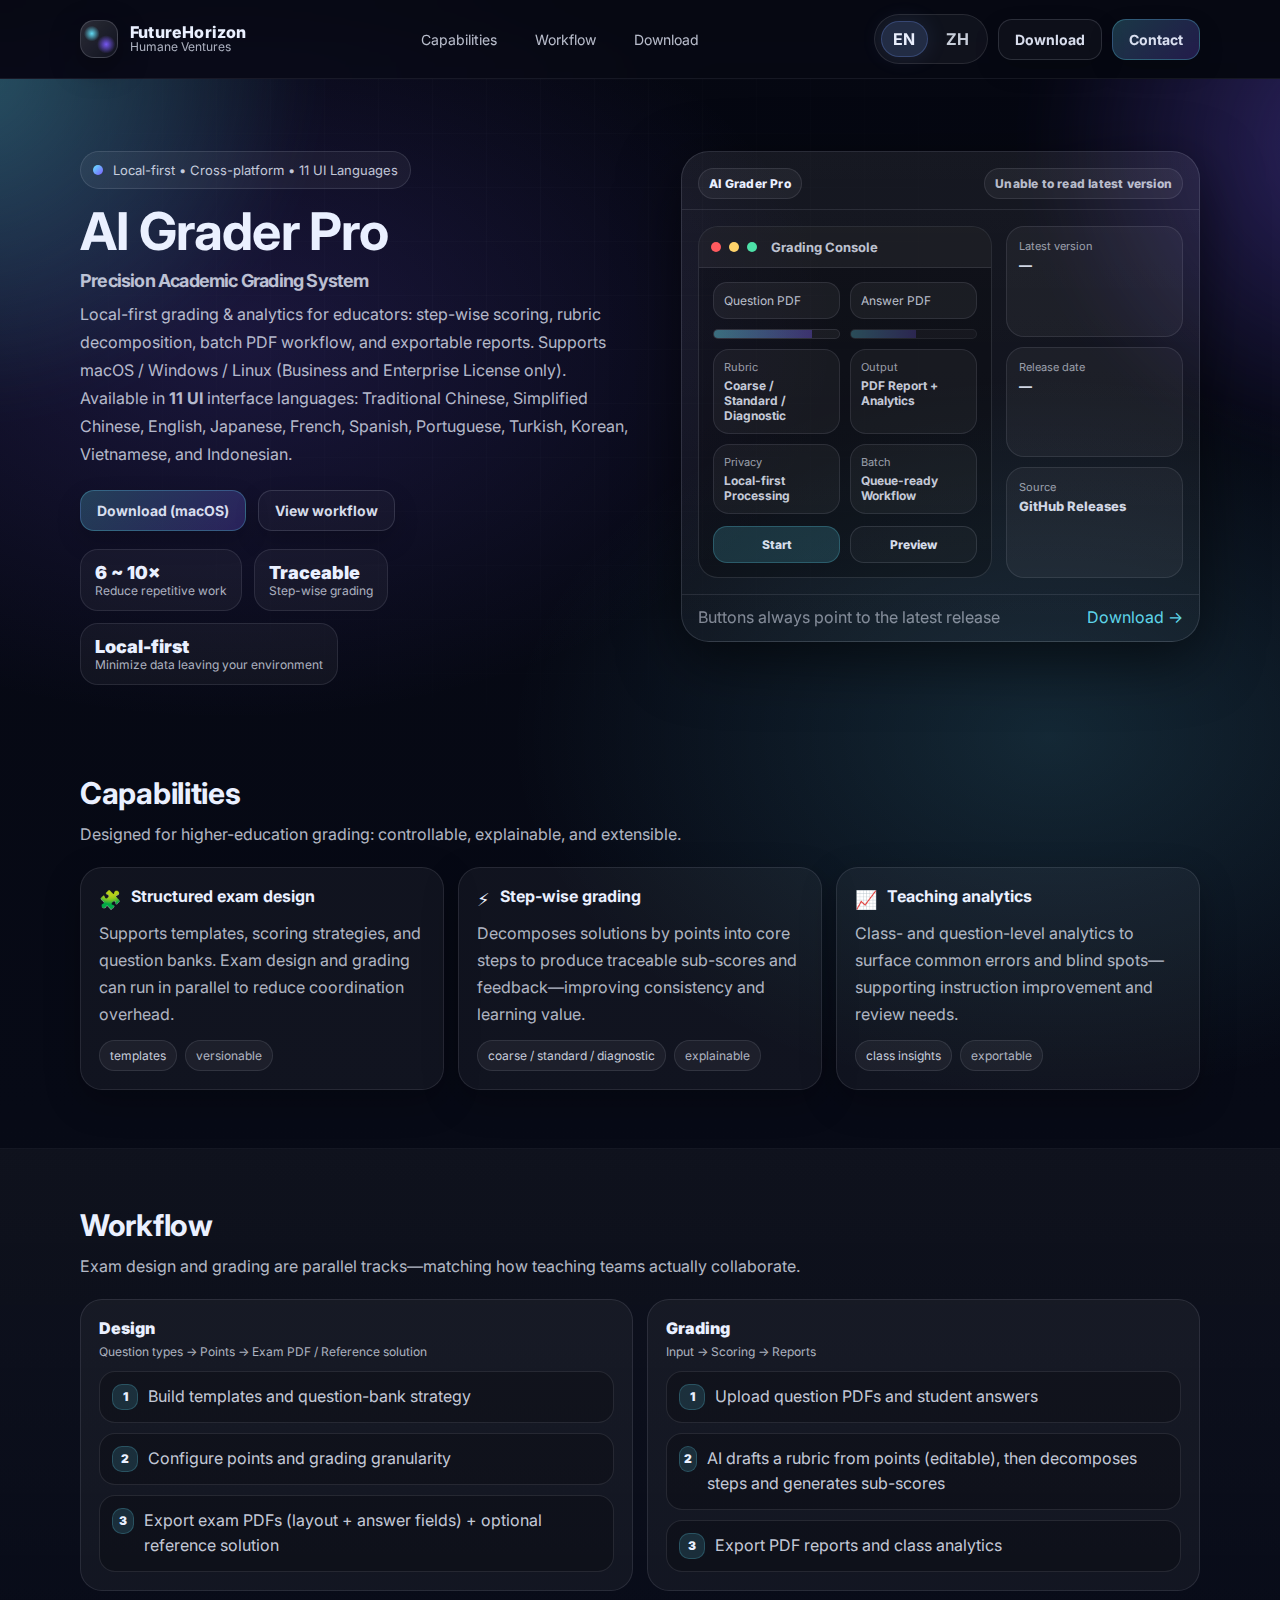
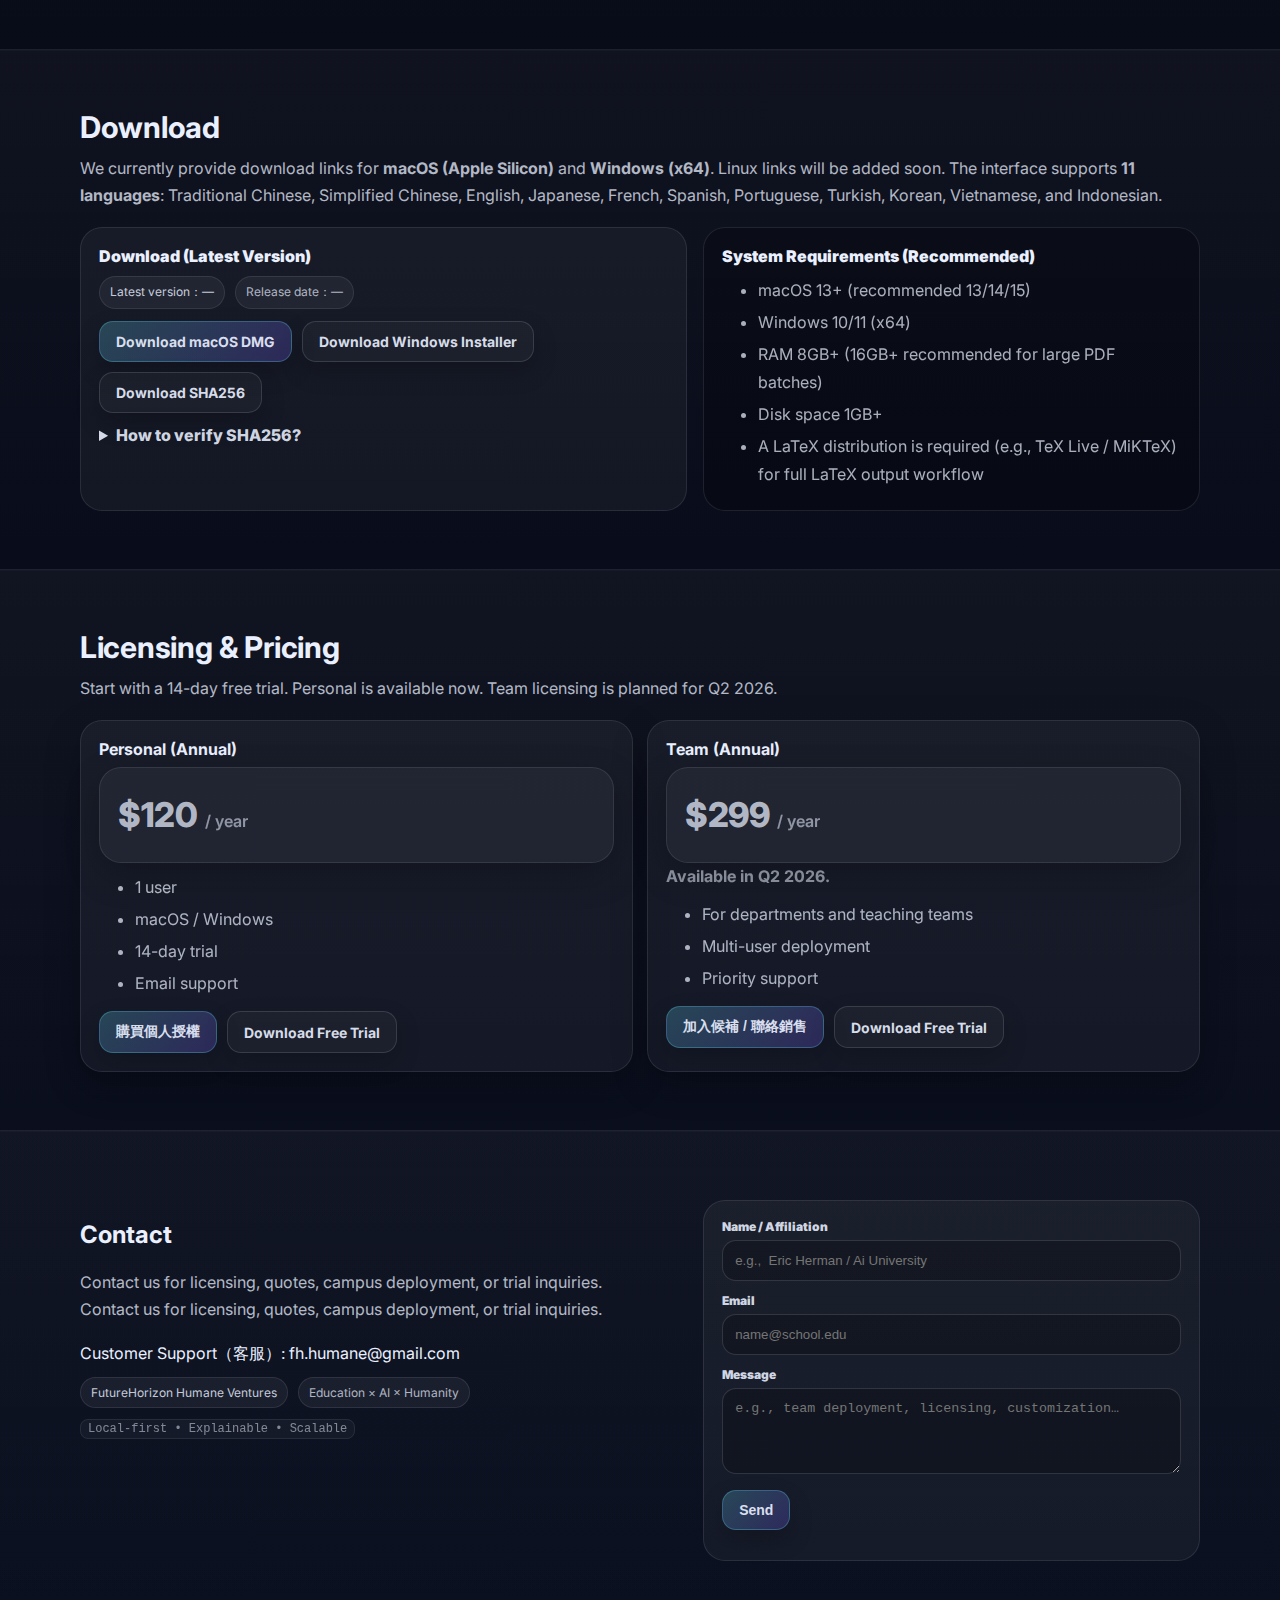
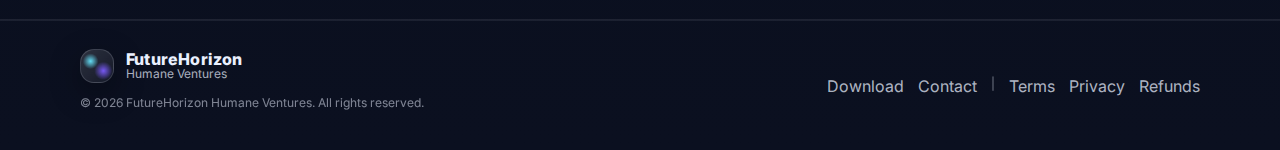
<file: site/en/index.html>
<!doctype html>
<html lang="en">
<head>
<!-- build: dualpage-v3 2026-02-18 04:19:55 -->

  <meta charset="utf-8" />
  <meta name="viewport" content="width=device-width,initial-scale=1" />
  <title>AI Grader Pro — FutureHorizon Humane Ventures</title>
  <link rel="canonical" href="./" />
  
  <link rel="alternate" hreflang="en" href="./" />
  <link rel="alternate" hreflang="zh-Hant" href="../" />
  <link rel="alternate" hreflang="x-default" href="./" />
<meta name="description" content="AI Grader Pro is a local-first grading and analytics platform for educators. Supports macOS / Windows / Linux and 11 UI languages; macOS and Windows download links available now. FutureHorizon Humane Ventures — technology × education × humane values." />
  <meta name="theme-color" content="#0B1020" />
  <link rel="icon" href="./assets/favicon.svg" type="image/svg+xml" />
  <link rel="preconnect" href="https://fonts.googleapis.com">
  <link rel="preconnect" href="https://fonts.gstatic.com" crossorigin>
  <link href="https://fonts.googleapis.com/css2?family=Inter:wght@400;500;600;700;800&display=swap" rel="stylesheet">
      <link rel="stylesheet" href="./assets/styles.css" />

<style>
.footer__policy{margin-left:12px; text-decoration:underline;}
.footer__sep{margin-left:12px; opacity:.7}
</style>

</head>

<body>
  <a class="skip" href="#main">Skip to content</a>

  <header class="topbar" id="topbar">
    <div class="container topbar__inner">
      <a class="brand" href="#">
        <span class="brand__mark" aria-hidden="true"></span>
        <span class="brand__text">
          <span class="brand__name">FutureHorizon</span>
          <span class="brand__sub">Humane Ventures</span>
        </span>
      </a>

      <nav class="nav" aria-label="Primary navigation">
        <a href="#capabilities"><span data-i18n="nav_cap">Capabilities</span></a>
        <a href="#workflow"><span data-i18n="nav_wf">Workflow</span></a>
        
        
        <a href="#download"><span data-i18n="nav_dl">Download</span></a>
        
      </nav>

      <div class="topbar__cta">
        <div class="langswitch" role="group" aria-label="Language"><a class="langlink is-active" href="./">EN</a><a class="langlink" href="../">ZH</a></div>

        <a class="btn btn--ghost" href="#download"><span data-i18n="btn_download">Download</span></a>
        <a class="btn btn--primary" href="#contact"><span data-i18n="btn_contact">Contact</span></a>
      </div>

      <button class="navbtn" id="navbtn" aria-label="Open menu" aria-expanded="false" aria-controls="mobileNav">
        <span></span><span></span><span></span>
      </button>
    </div>

    <div class="mobileNav" id="mobileNav" hidden>
      <div class="container mobileNav__inner">
        
        <div class="mobileLang"><a class="langlink is-active" href="./">EN</a><a class="langlink" href="../">ZH</a></div>
<a href="#capabilities"><span data-i18n="nav_cap">Capabilities</span></a>
        <a href="#workflow"><span data-i18n="nav_wf">Workflow</span></a>
        
        
        <a href="#download"><span data-i18n="nav_dl">Download</span></a>
        
        <a href="#contact"><span data-i18n="nav_ct">Contact</span></a>

          <span class="footer__sep">·</span>
          <a class="footer__policy" href="/terms/">Terms</a>
          <a class="footer__policy" href="/privacy/">Privacy</a>
          <a class="footer__policy" href="/refund-policy/">Refund Policy</a>
    
      </div>
    </div>
  </header>

  <main id="main">
    <!-- HERO -->
    <section class="hero" aria-label="AI Grader Pro home">
      <div class="hero__bg" aria-hidden="true">
        <div class="orb orb--a"></div>
        <div class="orb orb--b"></div>
        <div class="gridlines"></div>
      </div>

      <div class="container hero__grid">
        <div class="hero__copy">
          <div class="pill reveal">
            <span class="dot"></span>
            <span>Local-first • Cross-platform • 11 UI Languages</span>
          </div>

          <h1 class="hero__title reveal" data-i18n="hero_title">
            AI Grader Pro
            <span class="hero__title2" data-i18n="hero_subtitle">Precision Academic Grading System</span>
          </h1>

          <p class="hero__desc reveal" data-i18n="hero_desc">
            Local-first grading & analytics for educators: step-wise scoring, rubric decomposition, batch PDF workflow, and exportable reports. Supports macOS / Windows / Linux (Business and Enterprise License only).</br>Available in  <strong> 11  UI</strong> interface languages: Traditional Chinese, Simplified Chinese, English, Japanese, French, Spanish, Portuguese, Turkish, Korean, Vietnamese, and Indonesian.
          </p>

          <div class="hero__actions reveal">
            <a class="btn btn--primary" href="#download" id="primaryDownload"><span data-i18n="hero_btn_download">Download (macOS)</span></a>
            <a class="btn btn--ghost" href="#workflow"><span data-i18n="hero_btn_workflow">View workflow</span></a>
          </div>

          <div class="kpis reveal" role="list" aria-label="Key highlights">
            <div class="kpi" role="listitem">
              <div class="kpi__num"><span data-i18n="chip1_title">6 ~ 10×</span></div>
              <div class="kpi__lbl"><span data-i18n="chip1_desc">Reduce repetitive work</span></div>
            </div>
            <div class="kpi" role="listitem">
              <div class="kpi__num"><span data-i18n="chip2_title">Traceable</span></div>
              <div class="kpi__lbl"><span data-i18n="chip2_desc">Step-wise grading</span></div>
            </div>
            <div class="kpi" role="listitem">
              <div class="kpi__num"><span data-i18n="chip3_title">Local-first</span></div>
              <div class="kpi__lbl"><span data-i18n="chip3_desc">Minimize data leaving your environment</span></div>
            </div>
          </div>
        </div>

        <div class="hero__panel reveal" aria-label="Product preview">
          <div class="panel">
            <div class="panel__top">
              <div class="chip">AI Grader Pro</div>
              <div class="chip chip--muted" id="latestBadge">Loading latest release…</div>
            </div>

            <div class="panel__body">
              <div class="ui">
                <div class="ui__bar">
                  <span class="ui__dot d1"></span>
                  <span class="ui__dot d2"></span>
                  <span class="ui__dot d3"></span>
                  <span class="ui__title">Grading Console</span>
                </div>

                <div class="ui__content">
                  <div class="ui__row">
                    <div class="ui__pill">Question PDF</div>
                    <div class="ui__pill">Answer PDF</div>
                  </div>

                  <div class="ui__row">
                    <div class="ui__meter">
                      <span class="ui__meterFill"></span>
                    </div>
                    <div class="ui__meter ui__meter--dim">
                      <span class="ui__meterFill ui__meterFill--dim"></span>
                    </div>
                  </div>

                  <div class="ui__grid">
                    <div class="ui__tile">
                      <div class="ui__k">Rubric</div>
                      <div class="ui__v">Coarse / Standard / Diagnostic</div>
                    </div>
                    <div class="ui__tile">
                      <div class="ui__k">Output</div>
                      <div class="ui__v">PDF Report + Analytics</div>
                    </div>
                    <div class="ui__tile">
                      <div class="ui__k">Privacy</div>
                      <div class="ui__v">Local-first Processing</div>
                    </div>
                    <div class="ui__tile">
                      <div class="ui__k">Batch</div>
                      <div class="ui__v">Queue-ready Workflow</div>
                    </div>
                  </div>

                  <div class="ui__footer">
                    <div class="ui__btn">Start</div>
                    <div class="ui__btn ui__btn--ghost">Preview</div>
                  </div>
                </div>
              </div>

              <div class="panel__side">
                <div class="mini">
                  <div class="mini__k">Latest version</div>
                  <div class="mini__v" id="latestVersion">—</div>
                </div>
                <div class="mini">
                  <div class="mini__k">Release date</div>
                  <div class="mini__v" id="latestDate">—</div>
                </div>
                <div class="mini">
                  <div class="mini__k">Source</div>
                  <div class="mini__v">GitHub Releases</div>
                </div>
              </div>
            </div>

            <div class="panel__bottom">
              <div class="muted"><span data-i18n="dl_auto_latest">Buttons always point to the latest release</span></div>
              <a class="link" href="#download">Download →</a>
            </div>
          </div>
        </div>
      </div>
    </section>

    <!-- CAPABILITIES -->
    <section id="capabilities" class="section">
      <div class="container">
        <div class="section__head">
          <h2 data-i18n="cap_title">Capabilities</h2>
          <p class="section__sub">Designed for higher-education grading: controllable, explainable, and extensible.</p>
        </div>

        <div class="grid3">
          <article class="card">
            <div class="card__top">
              <div class="icon">🧩</div>
              <h3>Structured exam design</h3>
            </div>
            <p>Supports templates, scoring strategies, and question banks. Exam design and grading can run in parallel to reduce coordination overhead.</p>
            <div class="card__meta">
              <span class="tag">templates</span>
              <span class="tag tag--muted">versionable</span>
            </div>
          </article>

          <article class="card">
            <div class="card__top">
              <div class="icon">⚡</div>
              <h3>Step-wise grading</h3>
            </div>
            <p>Decomposes solutions by points into core steps to produce traceable sub-scores and feedback—improving consistency and learning value.</p>
            <div class="card__meta">
              <span class="tag">coarse / standard / diagnostic</span>
              <span class="tag tag--muted">explainable</span>
            </div>
          </article>

          <article class="card">
            <div class="card__top">
              <div class="icon">📈</div>
              <h3>Teaching analytics</h3>
            </div>
            <p>Class- and question-level analytics to surface common errors and blind spots—supporting instruction improvement and review needs.</p>
            <div class="card__meta">
              <span class="tag">class insights</span>
              <span class="tag tag--muted">exportable</span>
            </div>
          </article>
        </div>
      </div>
    </section>

    <!-- WORKFLOW -->
    <section id="workflow" class="section section--alt">
      <div class="container">
<div class="section__head">
          <h2 data-i18n="wf_title">Workflow</h2>
          <p class="section__sub">Exam design and grading are parallel tracks—matching how teaching teams actually collaborate.</p>
        </div>

        <div class="workflow">
          <div class="lane">
            <div class="lane__head">
              <div class="lane__title">Design</div>
              <div class="lane__sub">Question types → Points → Exam PDF / Reference solution</div>
            </div>
            <div class="steps">
              <div class="step">
                <div class="step__k">1</div>
                <div class="step__v">Build templates and question-bank strategy</div>
              </div>
              <div class="step">
                <div class="step__k">2</div>
                <div class="step__v">Configure points and grading granularity</div>
              </div>
              <div class="step">
                <div class="step__k">3</div>
                <div class="step__v">Export exam PDFs (layout + answer fields) + optional reference solution</div>
              </div>
            </div>
          </div>

          <div class="lane lane--right">
            <div class="lane__head">
              <div class="lane__title">Grading</div>
              <div class="lane__sub">Input → Scoring → Reports</div>
            </div>
            <div class="steps">
              <div class="step">
                <div class="step__k">1</div>
                <div class="step__v">Upload question PDFs and student answers</div>
              </div>
              <div class="step">
                <div class="step__k">2</div>
                <div class="step__v">AI drafts a rubric from points (editable), then decomposes steps and generates sub-scores</div>
              </div>
              <div class="step">
                <div class="step__k">3</div>
                <div class="step__v">Export PDF reports and class analytics</div>
              </div>
            </div>
          </div>
        </div>

        </div>
      </div>
    </section>

    
    <!-- DOWNLOAD -->
    <section id="download" class="section section--alt">
  <div class="container">
    <div class="section__head">
      <h2 data-i18n="dl_title">Download</h2>
      <p class="section__sub">
        We currently provide download links for <strong>macOS (Apple Silicon)</strong> and <strong>Windows (x64)</strong>. Linux links will be added soon.
        The interface supports <strong>11 languages</strong>: Traditional Chinese, Simplified Chinese, English, Japanese, French, Spanish, Portuguese, Turkish, Korean, Vietnamese, and Indonesian.
      </p>
    </div>

    <div class="download">
      <div class="download__box">
        <div class="download__title">Download (Latest Version)</div>

        <div class="download__meta">
          <span class="tag" id="latestTag">Latest version: Loading…</span>
          <span class="tag tag--muted" id="dateTag">Release date: Loading…</span>
        </div>

        <div class="download__btns">
          <a class="btn btn--primary" id="downloadMac" href="https://github.com/ctshieh/AIGraderPro-Downloads/releases/latest/download/AIGraderPro_mac_arm64.dmg" rel="noopener">Download macOS DMG</a>
          <a class="btn btn--ghost" id="downloadWin" href="https://github.com/ctshieh/AIGraderPro-Downloads/releases/latest/download/AIGraderPro-Windows-x64.exe"
 rel="noopener">Download Windows Installer</a>
          <a class="btn btn--ghost" id="downloadSha" href="https://github.com/ctshieh/AIGraderPro-Downloads/releases/latest/download/AIGraderPro_mac_arm64.dmg.sha256" rel="noopener">Download SHA256</a>
        </div>

        

        <details class="details" style="margin-top:12px">
          <summary>How to verify SHA256?</summary>
          <pre class="code"># macOS / Linux
shasum -a 256 AIGraderPro_mac_arm64.dmg

# Windows (PowerShell)
Get-FileHash .\AIGraderPro-Windows-x64.exe -Algorithm SHA256

# Compare the output with the content of the .sha256 file</pre>
        </details>
      </div>

      <div class="download__box download__box--dark">
        <div class="download__title">System Requirements (Recommended)</div>
        <ul class="list">
          <li>macOS 13+ (recommended 13/14/15)</li>
          <li>Windows 10/11 (x64)</li>
          <li>RAM 8GB+ (16GB+ recommended for large PDF batches)</li>
          <li>Disk space 1GB+</li>
          <li>A LaTeX distribution is required (e.g., TeX Live / MiKTeX) for full LaTeX output workflow</li>
        </ul>
      </div>
    </div>
  </div>
</section>

    <!-- CONTACT -->
    
    <!-- PRICING -->
    <section id="pricing" class="section section--alt">
      <div class="container">
        <div class="section__head">
          <h2>Licensing & Pricing</h2>
          <p class="section__sub">Start with a 14-day free trial. Personal is available now. Team licensing is planned for Q2 2026.</p>
        </div>

        <div class="grid2">
          <article class="card">
            <h3>Personal (Annual)</h3>
            <p class="price">
              <span class="price__num" data-price="personal">$120</span>
              <span class="price__unit">/ year</span>
            </p>
            <ul class="list">
              <li>1 user</li>
              <li>macOS / Windows</li>
              <li>14-day trial</li>
              <li>Email support</li>
            </ul>
            <div class="row">
                <button type="button" class="btn btn--primary" onclick="buyPersonal()">購買個人授權</button>
              <a class="btn btn--ghost" href="#download">Download Free Trial</a>
            </div>
          </article>

          <article class="card">
            <h3>Team (Annual)</h3>
            <p class="price">
              <span class="price__num" data-price="business">$299</span>
              <span class="price__unit">/ year</span>
            </p>
            <p class="muted"><strong>Available in Q2 2026.</strong></p>
            <ul class="list">
              <li>For departments and teaching teams</li>
              <li>Multi-user deployment</li>
              <li>Priority support</li>
            </ul>
            <div class="row">
                <button type="button" class="btn btn--primary" onclick="document.getElementById('contact').scrollIntoView({behavior:'smooth'})">加入候補 / 聯絡銷售</button>
              <a class="btn btn--ghost" href="#download">Download Free Trial</a>
            </div>
          </article>
        </div>
      </div>
    </section>
<section id="contact" class="section section--alt">
      <div class="container">
        <div class="cta">
          <div class="cta__copy">
            <h2 data-i18n="ct_title">Contact</h2>
            <p class="section__sub">Contact us for licensing, quotes, campus deployment, or trial inquiries.
            <br>Contact us for licensing, quotes, campus deployment, or trial inquiries. </p><br>
            Customer Support（客服）:<a href="mailto:fh.humane@gmail.com"> fh.humane@gmail.com</a>

            <div class="cta__meta">
              <span class="tag">FutureHorizon Humane Ventures</span>
              <span class="tag tag--muted">Education × AI × Humanity</span>
            </div>

            <div class="muted small" style="margin-top:12px">
              
              <span class="kbd">Local-first • Explainable • Scalable</span>
            </div>
          </div>

          <form class="form" id="contactForm">
  <label>
    <span>Name / Affiliation</span>
    <input id="cf_name" name="name" placeholder="e.g.,  Eric Herman / Ai University" required />
  </label>

  <label>
    <span>Email</span>
    <input id="cf_email" type="email" name="email" placeholder="name@school.edu" required />
  </label>

  <label>
    <span>Message</span>
    <textarea id="cf_message" name="message" rows="4" placeholder="e.g., team deployment, licensing, customization…" required></textarea>
  </label>

  <button class="btn btn--primary" type="button" id="cf_send">Send</button>
  <p class="muted small" id="cf_hint"></p>
</form>

<script>
(function () {
  const btn  = document.getElementById("cf_send");
  const hint = document.getElementById("cf_hint");
  if (!btn) return;

  btn.addEventListener("click", () => {
    const name = (document.getElementById("cf_name")?.value || "").trim();
    const email = (document.getElementById("cf_email")?.value || "").trim();
    const message = (document.getElementById("cf_message")?.value || "").trim();

    if (!name || !email || !message) {
      if (hint) hint.textContent = "請先完整填寫所有欄位。";
      return;
    }

    // 你要收信的客服信箱（你頁面上目前寫的是 fh.humane@gmail.com）
    const to = "fh.humane@gmail.com";

    const subject = encodeURIComponent("AI Grader Pro 詢問 / Inquiry");
    const body = encodeURIComponent(
      `姓名 / 單位：${name}\n` +
      `Email：${email}\n\n` +
      `需求：\n${message}\n`
    );

    // 開啟使用者的郵件程式
    window.location.href = `mailto:${to}?subject=${subject}&body=${body}`;
  });
})();
</script>
        </div>
      </div>
    </section>

    <footer class="footer">
      <div class="container footer__inner">
        <div class="footer__left">
          <div class="brand brand--footer">
            <span class="brand__mark" aria-hidden="true"></span>
            <span class="brand__text">
              <span class="brand__name">FutureHorizon</span>
              <span class="brand__sub">Humane Ventures</span>
            </span>
          </div>
          <p class="muted small">© <span id="year"></span> FutureHorizon Humane Ventures. All rights reserved.</p>
        </div>
        <div class="footer__right">
          <a href="#download"><span data-i18n="nav_dl">Download</span></a>
          
          
          
          <a href="#contact"><span data-i18n="nav_ct">Contact</span></a>
        
          <span class="muted small" style="opacity:.6">|</span>
          <a href="/terms/"><span>Terms</span></a>
          <a href="/privacy/"><span>Privacy</span></a>
          <a href="/refund-policy/"><span>Refunds</span></a>
</div>
      </div>
</footer>
  </main>

  <script>
    // ========= CONFIG =========
    const OWNER = "ctshieh";
    const REPO  = "AIGraderPro-Downloads";
    const DMG_MATCH = /mac-arm64\.dmg$/i;
    const SHA_MATCH = /mac-arm64\.dmg\.sha256$/i;
    const WIN_MATCH = /^AIGraderPro-Windows-x64\.exe$/i;

    const $ = (id) => document.getElementById(id);
    const setText = (id, txt) => { const el = $(id); if (el) el.textContent = txt; };

    // Mobile nav
    const navbtn = $("navbtn");
    const mobileNav = $("mobileNav");
    if (navbtn && mobileNav) {
      navbtn.addEventListener("click", () => {
        const expanded = navbtn.getAttribute("aria-expanded") === "true";
        navbtn.setAttribute("aria-expanded", String(!expanded));
        mobileNav.hidden = expanded;
      });
      mobileNav.addEventListener("click", (e) => {
        if (e.target && e.target.tagName === "A") {
          navbtn.setAttribute("aria-expanded", "false");
          mobileNav.hidden = true;
        }
      });
    }

    // Year
    setText("year", new Date().getFullYear());

    // Reveal on scroll
    (() => {
      const els = document.querySelectorAll(".reveal");
      const io = new IntersectionObserver((entries) => {
        entries.forEach((e) => {
          if (e.isIntersecting) e.target.classList.add("is-in");
        });
      }, { threshold: 0.15 });
      els.forEach(el => io.observe(el));
    })();

    async function loadLatest() {
      const api = `https://api.github.com/repos/${OWNER}/${REPO}/releases/latest`;
      try {
        const res = await fetch(api, { headers: { "Accept": "application/vnd.github+json" }});
        if (!res.ok) throw new Error("GitHub API error: " + res.status);
        const data = await res.json();

        const tag = data.tag_name || "latest";
        const date = (data.published_at || "").slice(0,10);
        const assets = Array.isArray(data.assets) ? data.assets : [];

        const dmg = assets.find(a => DMG_MATCH.test(a.name)) || assets.find(a => a.name && a.name.toLowerCase().endsWith(".dmg"));
        const sha = assets.find(a => SHA_MATCH.test(a.name)) || assets.find(a => a.name && a.name.toLowerCase().endsWith(".sha256"));
        const win = assets.find(a => WIN_MATCH.test(a.name)) || assets.find(a => a.name && /windows.*\.exe$/i.test(a.name));

        const latestDownloadBase = `https://github.com/${OWNER}/${REPO}/releases/latest/download/`;
        const versionDownloadBase = `https://github.com/${OWNER}/${REPO}/releases/download/${encodeURIComponent(tag)}/`;
        const winLatestUrl = latestDownloadBase + "AIGraderPro-Windows-x64.exe";

        if (dmg) {
          $("downloadMac").href = dmg.browser_download_url;
          setText("latestBadge", `Latest: ${tag}`);
          setText("latestVersion", tag);
          setText("latestDate", date || "—");
          setText("latestTag", `Latest version：${tag}`);
          setText("dateTag", date ? `Release date：${date}` : "Release date：—");
          setText("latestUrlCode", latestDownloadBase + dmg.name);
          setText("versionUrlCode", versionDownloadBase + dmg.name);
          setText("latestUrlCodeWin", latestDownloadBase + "AIGraderPro-Windows-x64.exe");
          setText("versionUrlCodeWin", versionDownloadBase + "AIGraderPro-Windows-x64.exe");
        } else {
          setText("latestBadge", "No DMG found");
          setText("latestTag", "Latest version：—");
          setText("dateTag", "Release date：—");
          setText("latestUrlCode", latestDownloadBase + "<DMG filename>");
          setText("versionUrlCode", versionDownloadBase + "<DMG filename>");
          setText("latestUrlCodeWin", latestDownloadBase + "AIGraderPro-Windows-x64.exe");
          setText("versionUrlCodeWin", versionDownloadBase + "AIGraderPro-Windows-x64.exe");
        }

        if (sha) $("downloadSha").href = sha.browser_download_url;
        if ($("downloadWin")) $("downloadWin").href = (win && win.browser_download_url) ? win.browser_download_url : winLatestUrl;

      } catch (err) {
        console.error(err);
        setText("latestBadge", "Unable to read latest version");
        setText("latestTag", "Latest version：—");
        setText("dateTag", "Release date：—");
        setText("latestUrlCode", `https://github.com/${OWNER}/${REPO}/releases/latest/download/<DMG filename>`);
        setText("versionUrlCode", `https://github.com/${OWNER}/${REPO}/releases/download/vX.Y.Z/<DMG filename>`);
        setText("latestUrlCodeWin", `https://github.com/${OWNER}/${REPO}/releases/latest/download/AIGraderPro-Windows-x64.exe`);
        setText("versionUrlCodeWin", `https://github.com/${OWNER}/${REPO}/releases/download/vX.Y.Z/AIGraderPro-Windows-x64.exe`);
        if ($("downloadWin")) $("downloadWin").href = `https://github.com/${OWNER}/${REPO}/releases/latest/download/AIGraderPro-Windows-x64.exe`;
      }
    }

    loadLatest();
  </script>
  <script>window.__PRICING_JSON_URL="./assets/pricing.json";</script>
<script src="./assets/pricing.js"></script>
<script src="https://cdn.paddle.com/paddle/v2/paddle.js"></script>
<script>
  Paddle.Initialize({
    token: "你的新的 live client-side token"
  });

  function buyPersonal() {
    try {
      console.log("buyPersonal triggered");

      Paddle.Checkout.open({
        items: [
          {
            priceId: "pri_01kkd4szhavp8h1h7216947wnd",
            quantity: 1
          }
        ]
      });
    } catch (err) {
      console.error("Paddle checkout error:", err);
      alert("Paddle checkout can not open， please check messages on Console.");
    }
  }
</script>
</body>
</html>
</file>
<file: assets/styles.css>
/* FutureHorizon — Enterprise Dark Minimal */
:root{
  --bg0:#050711;
  --bg2:#0B1020;
  --text:#EAF0FF;
  --muted:rgba(234,240,255,.72);
  --line:rgba(234,240,255,.10);
  --accent:#66E6FF;
  --accent2:#7C5CFF;
  --shadow: 0 18px 60px rgba(0,0,0,.55);
  --radius: 22px;
  --radius2: 28px;
  --font: Inter, system-ui, -apple-system, Segoe UI, Roboto, "Noto Sans TC", "PingFang TC", "Heiti TC", sans-serif;
}

*{box-sizing:border-box}
html{scroll-behavior:smooth}
body{
  margin:0;
  font-family:var(--font);
  color:var(--text);
  background:
    radial-gradient(1100px 700px at 18% 10%, rgba(124,92,255,.18), transparent 55%),
    radial-gradient(900px 600px at 82% 22%, rgba(102,230,255,.14), transparent 60%),
    linear-gradient(180deg, var(--bg0), var(--bg2));
  min-height:100vh;
}

a{color:inherit; text-decoration:none}
.container{width:min(1120px, calc(100% - 44px)); margin:0 auto}
.skip{
  position:absolute; left:-999px; top:auto; width:1px; height:1px; overflow:hidden;
}
.skip:focus{
  left:16px; top:16px; width:auto; height:auto;
  background:rgba(255,255,255,.10); padding:10px 12px; border-radius:12px;
  border:1px solid var(--line);
}

.topbar{
  position:sticky; top:0; z-index:50;
  background:rgba(7,10,20,.55);
  backdrop-filter: blur(16px);
  border-bottom:1px solid rgba(234,240,255,.07);
}
.topbar__inner{
  display:flex; align-items:center; justify-content:space-between;
  padding:14px 0; gap:16px;
}

.brand{display:flex; align-items:center; gap:12px}
.brand__mark{
  width:38px; height:38px; border-radius:14px;
  background:
    radial-gradient(12px 12px at 30% 35%, rgba(102,230,255,.95), transparent 65%),
    radial-gradient(14px 14px at 70% 65%, rgba(124,92,255,.95), transparent 65%),
    linear-gradient(135deg, rgba(255,255,255,.14), rgba(255,255,255,.04));
  border:1px solid rgba(234,240,255,.16);
  box-shadow: 0 10px 30px rgba(0,0,0,.35);
}
.brand__text{display:flex; flex-direction:column; line-height:1.05}
.brand__name{font-weight:800; letter-spacing:.2px}
.brand__sub{font-size:12px; color:var(--muted)}
.brand--footer .brand__mark{width:34px; height:34px}

.nav{display:flex; gap:18px; align-items:center}
.nav a{
  font-size:14px; color:rgba(234,240,255,.78);
  padding:10px 10px; border-radius:12px;
}
.nav a:hover{background:rgba(255,255,255,.06); color:rgba(234,240,255,.92)}

.topbar__cta{display:flex; gap:10px; align-items:center}

.btn{
  display:inline-flex; align-items:center; justify-content:center;
  padding:11px 16px;
  border-radius:14px;
  border:1px solid rgba(234,240,255,.14);
  background:rgba(255,255,255,.05);
  color:rgba(234,240,255,.92);
  font-weight:700;
  font-size:14px;
  transition: transform .12s ease, background .12s ease, border-color .12s ease;
  box-shadow: 0 10px 25px rgba(0,0,0,.18);
}
.btn:hover{transform: translateY(-1px); background:rgba(255,255,255,.08); border-color:rgba(234,240,255,.22)}
.btn--primary{
  background: linear-gradient(135deg, rgba(102,230,255,.22), rgba(124,92,255,.24));
  border-color: rgba(102,230,255,.26);
}
.btn--primary:hover{border-color: rgba(102,230,255,.40)}
.btn--ghost{background:rgba(255,255,255,.03)}
.link{color:rgba(102,230,255,.92)}
.link:hover{text-decoration:underline}

.navbtn{
  display:none;
  width:42px; height:42px; border-radius:14px;
  border:1px solid rgba(234,240,255,.14);
  background:rgba(255,255,255,.05);
}
.navbtn span{display:block; height:2px; margin:7px 10px; background:rgba(234,240,255,.75); border-radius:999px}

.mobileNav{
  border-top:1px solid rgba(234,240,255,.07);
  background:rgba(7,10,20,.72);
  backdrop-filter: blur(16px);
}
.mobileNav__inner{display:flex; flex-direction:column; gap:8px; padding:12px 0}
.mobileNav__inner a{
  padding:12px 10px; border-radius:14px; color:rgba(234,240,255,.85);
}
.mobileNav__inner a:hover{background:rgba(255,255,255,.06)}

.hero{position:relative; padding:72px 0 32px}
.hero__grid{display:grid; grid-template-columns: 1.05fr .95fr; gap:28px; align-items:stretch}
.hero__copy{position:relative; z-index:2}

.pill{
  display:inline-flex; gap:10px; align-items:center;
  padding:10px 12px;
  border-radius:999px;
  background:rgba(255,255,255,.05);
  border:1px solid rgba(234,240,255,.12);
  color:rgba(234,240,255,.82);
  font-size:13px;
}
.dot{width:10px; height:10px; border-radius:50%; background:linear-gradient(135deg, var(--accent), var(--accent2))}

.hero__title{font-size:52px; line-height:1.05; margin:16px 0 10px; letter-spacing:-.8px}
.hero__title2{
  display:block;
  font-size:18px;
  margin-top:12px;
  font-weight:700;
  color:rgba(234,240,255,.78);
}
.hero__desc{font-size:16px; line-height:1.75; color:rgba(234,240,255,.76); margin:0 0 22px}
.hero__actions{display:flex; gap:12px; flex-wrap:wrap; margin-bottom:18px}

.kpis{display:flex; gap:12px; flex-wrap:wrap; margin-top:10px}
.kpi{
  padding:12px 14px;
  border-radius:18px;
  background:rgba(255,255,255,.045);
  border:1px solid rgba(234,240,255,.10);
}
.kpi__num{font-weight:900; font-size:18px}
.kpi__lbl{font-size:12px; color:rgba(234,240,255,.72)}

.hero__panel{position:relative; z-index:2}
.panel{
  border-radius: var(--radius2);
  background: linear-gradient(180deg, rgba(255,255,255,.07), rgba(255,255,255,.035));
  border: 1px solid rgba(234,240,255,.13);
  box-shadow: var(--shadow);
  overflow:hidden;
}
.panel__top{
  display:flex; justify-content:space-between; align-items:center;
  padding:16px 16px 10px;
  border-bottom:1px solid rgba(234,240,255,.10);
}
.chip{
  font-size:12px; font-weight:800; letter-spacing:.2px;
  padding:7px 10px;
  border-radius:999px;
  background:rgba(255,255,255,.05);
  border:1px solid rgba(234,240,255,.10);
}
.chip--muted{color:rgba(234,240,255,.76)}
.panel__body{
  display:grid;
  grid-template-columns: 1.25fr .75fr;
  gap:14px;
  padding:16px;
}
.panel__bottom{
  display:flex; justify-content:space-between; align-items:center;
  padding:12px 16px 14px;
  border-top:1px solid rgba(234,240,255,.10);
}
.muted{color:var(--muted)}
.small{font-size:12px}
.kbd{
  padding:2px 7px; border-radius:8px;
  border:1px solid rgba(234,240,255,.12);
  background:rgba(255,255,255,.05);
  font-family: ui-monospace, SFMono-Regular, Menlo, Monaco, Consolas, "Liberation Mono", "Courier New", monospace;
}

.ui{border-radius:20px; overflow:hidden; border:1px solid rgba(234,240,255,.12); background:rgba(0,0,0,.22)}
.ui__bar{
  display:flex; align-items:center; gap:8px;
  padding:12px 12px;
  background:rgba(255,255,255,.05);
  border-bottom:1px solid rgba(234,240,255,.10);
}
.ui__dot{width:10px; height:10px; border-radius:50%}
.d1{background:#FF5A5F}
.d2{background:#FFD36A}
.d3{background:#4DE1A8}
.ui__title{margin-left:6px; font-size:13px; color:rgba(234,240,255,.8); font-weight:700}
.ui__content{padding:14px}
.ui__row{display:flex; gap:10px; margin-bottom:10px}
.ui__pill{
  flex:1;
  padding:10px 10px;
  border-radius:14px;
  background:rgba(255,255,255,.05);
  border:1px solid rgba(234,240,255,.10);
  font-size:12px; color:rgba(234,240,255,.78);
}
.ui__meter{
  height:10px; border-radius:999px; overflow:hidden;
  background:rgba(255,255,255,.05);
  border:1px solid rgba(234,240,255,.10);
  flex:1;
}
.ui__meterFill{
  display:block; height:100%; width:78%;
  background:linear-gradient(90deg, rgba(102,230,255,.40), rgba(124,92,255,.34));
}
.ui__meter--dim{opacity:.65}
.ui__meterFill--dim{width:52%}
.ui__grid{display:grid; grid-template-columns: repeat(2, 1fr); gap:10px; margin-top:10px}
.ui__tile{
  padding:10px 10px;
  border-radius:16px;
  background:rgba(255,255,255,.045);
  border:1px solid rgba(234,240,255,.10);
}
.ui__k{font-size:11px; color:rgba(234,240,255,.62)}
.ui__v{font-size:12px; color:rgba(234,240,255,.84); margin-top:4px; font-weight:700}
.ui__footer{display:flex; gap:10px; margin-top:12px}
.ui__btn{
  flex:1;
  text-align:center;
  padding:10px 10px;
  border-radius:14px;
  background:rgba(102,230,255,.16);
  border:1px solid rgba(102,230,255,.22);
  color:rgba(234,240,255,.92);
  font-weight:800;
  font-size:12px;
}
.ui__btn--ghost{
  background:rgba(255,255,255,.03);
  border-color:rgba(234,240,255,.12);
}

.panel__side{display:grid; gap:10px}
.mini{
  padding:12px 12px;
  border-radius:18px;
  background:rgba(255,255,255,.045);
  border:1px solid rgba(234,240,255,.10);
}
.mini__k{font-size:11px; color:rgba(234,240,255,.62)}
.mini__v{font-size:13px; color:rgba(234,240,255,.88); margin-top:4px; font-weight:800}

.hero__bg{position:absolute; inset:0; overflow:hidden; pointer-events:none}
.orb{
  position:absolute; width:560px; height:560px; border-radius:50%;
  filter: blur(28px);
  opacity:.8;
}
.orb--a{left:-200px; top:-180px; background:radial-gradient(circle at 30% 30%, rgba(102,230,255,.42), transparent 62%)}
.orb--b{right:-240px; top:-160px; background:radial-gradient(circle at 70% 40%, rgba(124,92,255,.42), transparent 62%)}
.gridlines{
  position:absolute; inset:0;
  background-image:
    linear-gradient(to right, rgba(234,240,255,.06) 1px, transparent 1px),
    linear-gradient(to bottom, rgba(234,240,255,.05) 1px, transparent 1px);
  background-size: 54px 54px;
  mask-image: radial-gradient(circle at 40% 30%, rgba(0,0,0,.85), transparent 62%);
  opacity:.45;
}

/* Sections */
.section{padding:58px 0}
.section--alt{
  background: linear-gradient(180deg, rgba(255,255,255,.03), rgba(255,255,255,.00));
  border-top:1px solid rgba(234,240,255,.06);
  border-bottom:1px solid rgba(234,240,255,.06);
}
.section__head{margin-bottom:18px}
.section__head h2{margin:0 0 10px; font-size:30px; letter-spacing:-.3px}
.section__sub{margin:0; color:rgba(234,240,255,.76); line-height:1.7}

.grid3{display:grid; grid-template-columns: repeat(3, 1fr); gap:14px; margin-top:18px}
.grid2{display:grid; grid-template-columns: repeat(2, 1fr); gap:14px; margin-top:18px}

.card{
  padding:18px 18px;
  border-radius: var(--radius);
  background: rgba(255,255,255,.045);
  border:1px solid rgba(234,240,255,.10);
  box-shadow: 0 12px 35px rgba(0,0,0,.26);
}
.card--thin{box-shadow:none}
.card__top{display:flex; align-items:center; gap:10px; margin-bottom:6px}
.icon{font-size:18px}
.card h3{margin:0 0 8px; font-size:16px}
.card p{margin:0; color:rgba(234,240,255,.74); line-height:1.7}
.card__meta{display:flex; gap:8px; flex-wrap:wrap; margin-top:12px}

.tag{
  font-size:12px;
  padding:7px 10px;
  border-radius:999px;
  background: rgba(255,255,255,.05);
  border:1px solid rgba(234,240,255,.10);
  color: rgba(234,240,255,.84);
}
.tag--muted{color: rgba(234,240,255,.72)}

.workflow{display:grid; grid-template-columns: 1fr 1fr; gap:14px; margin-top:18px}
.lane{
  padding:18px 18px;
  border-radius: var(--radius);
  background: rgba(255,255,255,.045);
  border:1px solid rgba(234,240,255,.10);
}
.lane__head{margin-bottom:10px}
.lane__title{font-weight:900}
.lane__sub{color:rgba(234,240,255,.72); font-size:12px; margin-top:6px}
.steps{display:grid; gap:10px; margin-top:12px}
.step{
  display:flex; gap:10px; align-items:flex-start;
  padding:12px 12px;
  border-radius:16px;
  background: rgba(0,0,0,.22);
  border:1px solid rgba(234,240,255,.10);
}
.step__k{
  width:26px; height:26px; border-radius:10px;
  display:flex; align-items:center; justify-content:center;
  background: rgba(102,230,255,.14);
  border:1px solid rgba(102,230,255,.20);
  font-weight:900; font-size:12px;
}
.step__v{color:rgba(234,240,255,.84); line-height:1.6}

.note{
  margin-top:14px;
  padding:14px 14px;
  border-radius:18px;
  background: rgba(102,230,255,.08);
  border:1px solid rgba(102,230,255,.18);
}
.note__k{font-weight:900; margin-bottom:6px}
.note__v{color:rgba(234,240,255,.76); line-height:1.65}

.compliance{
  display:grid;
  grid-template-columns: repeat(3, 1fr);
  gap:14px;
  margin-top:14px;
}
.compliance__item{
  padding:14px 14px;
  border-radius:18px;
  background: rgba(255,255,255,.045);
  border:1px solid rgba(234,240,255,.10);
}

/* Download */
.download{display:grid; grid-template-columns: 1.1fr .9fr; gap:16px; margin-top:16px}
.download__box{
  padding:18px 18px;
  border-radius: var(--radius);
  background: rgba(255,255,255,.045);
  border:1px solid rgba(234,240,255,.10);
}
.download__box--dark{background: rgba(0,0,0,.22)}
.download__title{font-weight:900; margin-bottom:10px}
.download__meta{display:flex; gap:10px; flex-wrap:wrap; margin-bottom:12px}
.download__btns{display:flex; gap:10px; flex-wrap:wrap}

.details{margin-top:12px}
.details summary{cursor:pointer; color:rgba(234,240,255,.90); font-weight:800}
.code{
  margin:12px 0 0;
  padding:12px 12px;
  border-radius:16px;
  background: rgba(0,0,0,.24);
  border:1px solid rgba(234,240,255,.10);
  overflow:auto;
  font-size:12px;
  color:rgba(234,240,255,.80);
  line-height:1.55;
  font-family: ui-monospace, SFMono-Regular, Menlo, Monaco, Consolas, "Liberation Mono", "Courier New", monospace;
}
.divider{height:1px; background:rgba(234,240,255,.08); margin:16px 0}
.list{margin:0; padding-left:18px; color:rgba(234,240,255,.78); line-height:1.75}
.list li{margin:4px 0}

/* Pricing */
.pricing{display:grid; grid-template-columns: repeat(3, 1fr); gap:14px; margin-top:18px}
.price{
  position:relative;
  padding:18px 18px;
  border-radius: var(--radius);
  background: rgba(255,255,255,.045);
  border:1px solid rgba(234,240,255,.10);
  box-shadow: 0 12px 35px rgba(0,0,0,.24);
}
.price__name{font-weight:900; font-size:16px}
.price__desc{color:rgba(234,240,255,.72); margin-top:6px; margin-bottom:10px}
.price--featured{
  background: linear-gradient(180deg, rgba(102,230,255,.12), rgba(124,92,255,.12));
  border-color: rgba(102,230,255,.22);
}
.badge{
  position:absolute; top:14px; right:14px;
  font-size:12px; font-weight:900;
  padding:7px 10px; border-radius:999px;
  background: rgba(102,230,255,.16);
  border: 1px solid rgba(102,230,255,.26);
}

/* CTA / Form */
.cta{display:grid; grid-template-columns: 1.1fr .9fr; gap:16px; align-items:start; margin-top:10px}
.cta__meta{display:flex; gap:10px; flex-wrap:wrap; margin-top:12px}
.form{
  padding:18px 18px;
  border-radius: var(--radius);
  background: rgba(255,255,255,.045);
  border:1px solid rgba(234,240,255,.10);
}
.form label{display:block; margin-bottom:12px}
.form span{display:block; font-size:12px; font-weight:900; color:rgba(234,240,255,.90); margin-bottom:6px}
.form input,.form textarea{
  width:100%;
  padding:12px 12px;
  border-radius:14px;
  border:1px solid rgba(234,240,255,.14);
  background: rgba(0,0,0,.22);
  color:rgba(234,240,255,.92);
  outline:none;
}
.form input:focus,.form textarea:focus{border-color: rgba(102,230,255,.35)}
.hidden{display:none}

/* Footer */
.footer{padding:28px 0; border-top:1px solid rgba(234,240,255,.08)}
.footer__inner{display:flex; justify-content:space-between; align-items:center; gap:14px}
.footer__right{display:flex; gap:14px}
.footer__right a{color:rgba(234,240,255,.74)}
.footer__right a:hover{color:rgba(234,240,255,.92)}

/* Reveal animation (Enterprise subtle) */
.reveal{opacity:0; transform: translateY(14px); transition: opacity .7s ease, transform .7s ease}
.reveal.is-in{opacity:1; transform: translateY(0)}

/* Responsive */
@media (max-width: 980px){
  .hero__grid{grid-template-columns:1fr; gap:18px}
  .panel__body{grid-template-columns:1fr}
  .grid3{grid-template-columns:1fr}
  .grid2{grid-template-columns:1fr}
  .workflow{grid-template-columns:1fr}
  .compliance{grid-template-columns:1fr}
  .download{grid-template-columns:1fr}
  .pricing{grid-template-columns:1fr}
  .cta{grid-template-columns:1fr}
  .nav{display:none}
  .topbar__cta{display:none}
  .navbtn{display:block}
  .hero__title{font-size:44px}
}

/* Language Switch */
.langswitch{display:inline-flex;gap:6px;padding:6px;border:1px solid rgba(255,255,255,.10);border-radius:999px;background:rgba(255,255,255,.04);backdrop-filter:blur(10px);}
.langswitch__btn{appearance:none;border:0;background:transparent;color:rgba(233,238,252,.85);padding:8px 12px;border-radius:999px;font-weight:600;letter-spacing:.2px;cursor:pointer;transition:all .2s ease;}
.langswitch__btn.is-active{background:rgba(120,160,255,.18);color:#e9eefc;box-shadow:0 0 0 1px rgba(120,160,255,.25) inset, 0 0 22px rgba(120,160,255,.12);}

/* Workflow figure */
.wf-figure{margin:22px 0 0 0;}
.wf-figure svg, .wf-figure img{width:100%;height:auto;display:block;border-radius:24px;}

/* Pricing */
.price{display:flex;align-items:baseline;gap:8px;margin:10px 0 14px;}
.price__num{font-size:34px;font-weight:800;letter-spacing:-0.5px;}
.price__unit{opacity:.75;font-weight:600;}
.row{display:flex;gap:10px;flex-wrap:wrap;margin-top:14px;}
.list{margin:10px 0 0 18px;opacity:.92;}
.muted{opacity:.72;}

/* Mobile language row */
.mobileLang{display:flex;gap:8px;padding:10px;border:1px solid rgba(255,255,255,.10);border-radius:16px;background:rgba(255,255,255,.04);margin:6px 0 14px 0;}

/* Static language links (two-page) */
.langlink{display:inline-flex;align-items:center;justify-content:center;padding:8px 12px;border-radius:999px;color:rgba(233,238,252,.85);text-decoration:none;font-weight:700;letter-spacing:.2px;transition:all .2s ease;}
.langlink.is-active{background:rgba(120,160,255,.18);color:#e9eefc;box-shadow:0 0 0 1px rgba(120,160,255,.25) inset, 0 0 22px rgba(120,160,255,.12);}
</file>
<file: docs/assets/styles.css>
/* FutureHorizon — Enterprise Dark Minimal */
:root{
  --bg0:#050711;
  --bg2:#0B1020;
  --text:#EAF0FF;
  --muted:rgba(234,240,255,.72);
  --line:rgba(234,240,255,.10);
  --accent:#66E6FF;
  --accent2:#7C5CFF;
  --shadow: 0 18px 60px rgba(0,0,0,.55);
  --radius: 22px;
  --radius2: 28px;
  --font: Inter, system-ui, -apple-system, Segoe UI, Roboto, "Noto Sans TC", "PingFang TC", "Heiti TC", sans-serif;
}

*{box-sizing:border-box}
html{scroll-behavior:smooth}
body{
  margin:0;
  font-family:var(--font);
  color:var(--text);
  background:
    radial-gradient(1100px 700px at 18% 10%, rgba(124,92,255,.18), transparent 55%),
    radial-gradient(900px 600px at 82% 22%, rgba(102,230,255,.14), transparent 60%),
    linear-gradient(180deg, var(--bg0), var(--bg2));
  min-height:100vh;
}

a{color:inherit; text-decoration:none}
.container{width:min(1120px, calc(100% - 44px)); margin:0 auto}
.skip{
  position:absolute; left:-999px; top:auto; width:1px; height:1px; overflow:hidden;
}
.skip:focus{
  left:16px; top:16px; width:auto; height:auto;
  background:rgba(255,255,255,.10); padding:10px 12px; border-radius:12px;
  border:1px solid var(--line);
}

.topbar{
  position:sticky; top:0; z-index:50;
  background:rgba(7,10,20,.55);
  backdrop-filter: blur(16px);
  border-bottom:1px solid rgba(234,240,255,.07);
}
.topbar__inner{
  display:flex; align-items:center; justify-content:space-between;
  padding:14px 0; gap:16px;
}

.brand{display:flex; align-items:center; gap:12px}
.brand__mark{
  width:38px; height:38px; border-radius:14px;
  background:
    radial-gradient(12px 12px at 30% 35%, rgba(102,230,255,.95), transparent 65%),
    radial-gradient(14px 14px at 70% 65%, rgba(124,92,255,.95), transparent 65%),
    linear-gradient(135deg, rgba(255,255,255,.14), rgba(255,255,255,.04));
  border:1px solid rgba(234,240,255,.16);
  box-shadow: 0 10px 30px rgba(0,0,0,.35);
}
.brand__text{display:flex; flex-direction:column; line-height:1.05}
.brand__name{font-weight:800; letter-spacing:.2px}
.brand__sub{font-size:12px; color:var(--muted)}
.brand--footer .brand__mark{width:34px; height:34px}

.nav{display:flex; gap:18px; align-items:center}
.nav a{
  font-size:14px; color:rgba(234,240,255,.78);
  padding:10px 10px; border-radius:12px;
}
.nav a:hover{background:rgba(255,255,255,.06); color:rgba(234,240,255,.92)}

.topbar__cta{display:flex; gap:10px; align-items:center}

.btn{
  display:inline-flex; align-items:center; justify-content:center;
  padding:11px 16px;
  border-radius:14px;
  border:1px solid rgba(234,240,255,.14);
  background:rgba(255,255,255,.05);
  color:rgba(234,240,255,.92);
  font-weight:700;
  font-size:14px;
  transition: transform .12s ease, background .12s ease, border-color .12s ease;
  box-shadow: 0 10px 25px rgba(0,0,0,.18);
}
.btn:hover{transform: translateY(-1px); background:rgba(255,255,255,.08); border-color:rgba(234,240,255,.22)}
.btn--primary{
  background: linear-gradient(135deg, rgba(102,230,255,.22), rgba(124,92,255,.24));
  border-color: rgba(102,230,255,.26);
}
.btn--primary:hover{border-color: rgba(102,230,255,.40)}
.btn--ghost{background:rgba(255,255,255,.03)}
.link{color:rgba(102,230,255,.92)}
.link:hover{text-decoration:underline}

.navbtn{
  display:none;
  width:42px; height:42px; border-radius:14px;
  border:1px solid rgba(234,240,255,.14);
  background:rgba(255,255,255,.05);
}
.navbtn span{display:block; height:2px; margin:7px 10px; background:rgba(234,240,255,.75); border-radius:999px}

.mobileNav{
  border-top:1px solid rgba(234,240,255,.07);
  background:rgba(7,10,20,.72);
  backdrop-filter: blur(16px);
}
.mobileNav__inner{display:flex; flex-direction:column; gap:8px; padding:12px 0}
.mobileNav__inner a{
  padding:12px 10px; border-radius:14px; color:rgba(234,240,255,.85);
}
.mobileNav__inner a:hover{background:rgba(255,255,255,.06)}

.hero{position:relative; padding:72px 0 32px}
.hero__grid{display:grid; grid-template-columns: 1.05fr .95fr; gap:28px; align-items:stretch}
.hero__copy{position:relative; z-index:2}

.pill{
  display:inline-flex; gap:10px; align-items:center;
  padding:10px 12px;
  border-radius:999px;
  background:rgba(255,255,255,.05);
  border:1px solid rgba(234,240,255,.12);
  color:rgba(234,240,255,.82);
  font-size:13px;
}
.dot{width:10px; height:10px; border-radius:50%; background:linear-gradient(135deg, var(--accent), var(--accent2))}

.hero__title{font-size:52px; line-height:1.05; margin:16px 0 10px; letter-spacing:-.8px}
.hero__title2{
  display:block;
  font-size:18px;
  margin-top:12px;
  font-weight:700;
  color:rgba(234,240,255,.78);
}
.hero__desc{font-size:16px; line-height:1.75; color:rgba(234,240,255,.76); margin:0 0 22px}
.hero__actions{display:flex; gap:12px; flex-wrap:wrap; margin-bottom:18px}

.kpis{display:flex; gap:12px; flex-wrap:wrap; margin-top:10px}
.kpi{
  padding:12px 14px;
  border-radius:18px;
  background:rgba(255,255,255,.045);
  border:1px solid rgba(234,240,255,.10);
}
.kpi__num{font-weight:900; font-size:18px}
.kpi__lbl{font-size:12px; color:rgba(234,240,255,.72)}

.hero__panel{position:relative; z-index:2}
.panel{
  border-radius: var(--radius2);
  background: linear-gradient(180deg, rgba(255,255,255,.07), rgba(255,255,255,.035));
  border: 1px solid rgba(234,240,255,.13);
  box-shadow: var(--shadow);
  overflow:hidden;
}
.panel__top{
  display:flex; justify-content:space-between; align-items:center;
  padding:16px 16px 10px;
  border-bottom:1px solid rgba(234,240,255,.10);
}
.chip{
  font-size:12px; font-weight:800; letter-spacing:.2px;
  padding:7px 10px;
  border-radius:999px;
  background:rgba(255,255,255,.05);
  border:1px solid rgba(234,240,255,.10);
}
.chip--muted{color:rgba(234,240,255,.76)}
.panel__body{
  display:grid;
  grid-template-columns: 1.25fr .75fr;
  gap:14px;
  padding:16px;
}
.panel__bottom{
  display:flex; justify-content:space-between; align-items:center;
  padding:12px 16px 14px;
  border-top:1px solid rgba(234,240,255,.10);
}
.muted{color:var(--muted)}
.small{font-size:12px}
.kbd{
  padding:2px 7px; border-radius:8px;
  border:1px solid rgba(234,240,255,.12);
  background:rgba(255,255,255,.05);
  font-family: ui-monospace, SFMono-Regular, Menlo, Monaco, Consolas, "Liberation Mono", "Courier New", monospace;
}

.ui{border-radius:20px; overflow:hidden; border:1px solid rgba(234,240,255,.12); background:rgba(0,0,0,.22)}
.ui__bar{
  display:flex; align-items:center; gap:8px;
  padding:12px 12px;
  background:rgba(255,255,255,.05);
  border-bottom:1px solid rgba(234,240,255,.10);
}
.ui__dot{width:10px; height:10px; border-radius:50%}
.d1{background:#FF5A5F}
.d2{background:#FFD36A}
.d3{background:#4DE1A8}
.ui__title{margin-left:6px; font-size:13px; color:rgba(234,240,255,.8); font-weight:700}
.ui__content{padding:14px}
.ui__row{display:flex; gap:10px; margin-bottom:10px}
.ui__pill{
  flex:1;
  padding:10px 10px;
  border-radius:14px;
  background:rgba(255,255,255,.05);
  border:1px solid rgba(234,240,255,.10);
  font-size:12px; color:rgba(234,240,255,.78);
}
.ui__meter{
  height:10px; border-radius:999px; overflow:hidden;
  background:rgba(255,255,255,.05);
  border:1px solid rgba(234,240,255,.10);
  flex:1;
}
.ui__meterFill{
  display:block; height:100%; width:78%;
  background:linear-gradient(90deg, rgba(102,230,255,.40), rgba(124,92,255,.34));
}
.ui__meter--dim{opacity:.65}
.ui__meterFill--dim{width:52%}
.ui__grid{display:grid; grid-template-columns: repeat(2, 1fr); gap:10px; margin-top:10px}
.ui__tile{
  padding:10px 10px;
  border-radius:16px;
  background:rgba(255,255,255,.045);
  border:1px solid rgba(234,240,255,.10);
}
.ui__k{font-size:11px; color:rgba(234,240,255,.62)}
.ui__v{font-size:12px; color:rgba(234,240,255,.84); margin-top:4px; font-weight:700}
.ui__footer{display:flex; gap:10px; margin-top:12px}
.ui__btn{
  flex:1;
  text-align:center;
  padding:10px 10px;
  border-radius:14px;
  background:rgba(102,230,255,.16);
  border:1px solid rgba(102,230,255,.22);
  color:rgba(234,240,255,.92);
  font-weight:800;
  font-size:12px;
}
.ui__btn--ghost{
  background:rgba(255,255,255,.03);
  border-color:rgba(234,240,255,.12);
}

.panel__side{display:grid; gap:10px}
.mini{
  padding:12px 12px;
  border-radius:18px;
  background:rgba(255,255,255,.045);
  border:1px solid rgba(234,240,255,.10);
}
.mini__k{font-size:11px; color:rgba(234,240,255,.62)}
.mini__v{font-size:13px; color:rgba(234,240,255,.88); margin-top:4px; font-weight:800}

.hero__bg{position:absolute; inset:0; overflow:hidden; pointer-events:none}
.orb{
  position:absolute; width:560px; height:560px; border-radius:50%;
  filter: blur(28px);
  opacity:.8;
}
.orb--a{left:-200px; top:-180px; background:radial-gradient(circle at 30% 30%, rgba(102,230,255,.42), transparent 62%)}
.orb--b{right:-240px; top:-160px; background:radial-gradient(circle at 70% 40%, rgba(124,92,255,.42), transparent 62%)}
.gridlines{
  position:absolute; inset:0;
  background-image:
    linear-gradient(to right, rgba(234,240,255,.06) 1px, transparent 1px),
    linear-gradient(to bottom, rgba(234,240,255,.05) 1px, transparent 1px);
  background-size: 54px 54px;
  mask-image: radial-gradient(circle at 40% 30%, rgba(0,0,0,.85), transparent 62%);
  opacity:.45;
}

/* Sections */
.section{padding:58px 0}
.section--alt{
  background: linear-gradient(180deg, rgba(255,255,255,.03), rgba(255,255,255,.00));
  border-top:1px solid rgba(234,240,255,.06);
  border-bottom:1px solid rgba(234,240,255,.06);
}
.section__head{margin-bottom:18px}
.section__head h2{margin:0 0 10px; font-size:30px; letter-spacing:-.3px}
.section__sub{margin:0; color:rgba(234,240,255,.76); line-height:1.7}

.grid3{display:grid; grid-template-columns: repeat(3, 1fr); gap:14px; margin-top:18px}
.grid2{display:grid; grid-template-columns: repeat(2, 1fr); gap:14px; margin-top:18px}

.card{
  padding:18px 18px;
  border-radius: var(--radius);
  background: rgba(255,255,255,.045);
  border:1px solid rgba(234,240,255,.10);
  box-shadow: 0 12px 35px rgba(0,0,0,.26);
}
.card--thin{box-shadow:none}
.card__top{display:flex; align-items:center; gap:10px; margin-bottom:6px}
.icon{font-size:18px}
.card h3{margin:0 0 8px; font-size:16px}
.card p{margin:0; color:rgba(234,240,255,.74); line-height:1.7}
.card__meta{display:flex; gap:8px; flex-wrap:wrap; margin-top:12px}

.tag{
  font-size:12px;
  padding:7px 10px;
  border-radius:999px;
  background: rgba(255,255,255,.05);
  border:1px solid rgba(234,240,255,.10);
  color: rgba(234,240,255,.84);
}
.tag--muted{color: rgba(234,240,255,.72)}

.workflow{display:grid; grid-template-columns: 1fr 1fr; gap:14px; margin-top:18px}
.lane{
  padding:18px 18px;
  border-radius: var(--radius);
  background: rgba(255,255,255,.045);
  border:1px solid rgba(234,240,255,.10);
}
.lane__head{margin-bottom:10px}
.lane__title{font-weight:900}
.lane__sub{color:rgba(234,240,255,.72); font-size:12px; margin-top:6px}
.steps{display:grid; gap:10px; margin-top:12px}
.step{
  display:flex; gap:10px; align-items:flex-start;
  padding:12px 12px;
  border-radius:16px;
  background: rgba(0,0,0,.22);
  border:1px solid rgba(234,240,255,.10);
}
.step__k{
  width:26px; height:26px; border-radius:10px;
  display:flex; align-items:center; justify-content:center;
  background: rgba(102,230,255,.14);
  border:1px solid rgba(102,230,255,.20);
  font-weight:900; font-size:12px;
}
.step__v{color:rgba(234,240,255,.84); line-height:1.6}

.note{
  margin-top:14px;
  padding:14px 14px;
  border-radius:18px;
  background: rgba(102,230,255,.08);
  border:1px solid rgba(102,230,255,.18);
}
.note__k{font-weight:900; margin-bottom:6px}
.note__v{color:rgba(234,240,255,.76); line-height:1.65}

.compliance{
  display:grid;
  grid-template-columns: repeat(3, 1fr);
  gap:14px;
  margin-top:14px;
}
.compliance__item{
  padding:14px 14px;
  border-radius:18px;
  background: rgba(255,255,255,.045);
  border:1px solid rgba(234,240,255,.10);
}

/* Download */
.download{display:grid; grid-template-columns: 1.1fr .9fr; gap:16px; margin-top:16px}
.download__box{
  padding:18px 18px;
  border-radius: var(--radius);
  background: rgba(255,255,255,.045);
  border:1px solid rgba(234,240,255,.10);
}
.download__box--dark{background: rgba(0,0,0,.22)}
.download__title{font-weight:900; margin-bottom:10px}
.download__meta{display:flex; gap:10px; flex-wrap:wrap; margin-bottom:12px}
.download__btns{display:flex; gap:10px; flex-wrap:wrap}

.details{margin-top:12px}
.details summary{cursor:pointer; color:rgba(234,240,255,.90); font-weight:800}
.code{
  margin:12px 0 0;
  padding:12px 12px;
  border-radius:16px;
  background: rgba(0,0,0,.24);
  border:1px solid rgba(234,240,255,.10);
  overflow:auto;
  font-size:12px;
  color:rgba(234,240,255,.80);
  line-height:1.55;
  font-family: ui-monospace, SFMono-Regular, Menlo, Monaco, Consolas, "Liberation Mono", "Courier New", monospace;
}
.divider{height:1px; background:rgba(234,240,255,.08); margin:16px 0}
.list{margin:0; padding-left:18px; color:rgba(234,240,255,.78); line-height:1.75}
.list li{margin:4px 0}

/* Pricing */
.pricing{display:grid; grid-template-columns: repeat(3, 1fr); gap:14px; margin-top:18px}
.price{
  position:relative;
  padding:18px 18px;
  border-radius: var(--radius);
  background: rgba(255,255,255,.045);
  border:1px solid rgba(234,240,255,.10);
  box-shadow: 0 12px 35px rgba(0,0,0,.24);
}
.price__name{font-weight:900; font-size:16px}
.price__desc{color:rgba(234,240,255,.72); margin-top:6px; margin-bottom:10px}
.price--featured{
  background: linear-gradient(180deg, rgba(102,230,255,.12), rgba(124,92,255,.12));
  border-color: rgba(102,230,255,.22);
}
.badge{
  position:absolute; top:14px; right:14px;
  font-size:12px; font-weight:900;
  padding:7px 10px; border-radius:999px;
  background: rgba(102,230,255,.16);
  border: 1px solid rgba(102,230,255,.26);
}

/* CTA / Form */
.cta{display:grid; grid-template-columns: 1.1fr .9fr; gap:16px; align-items:start; margin-top:10px}
.cta__meta{display:flex; gap:10px; flex-wrap:wrap; margin-top:12px}
.form{
  padding:18px 18px;
  border-radius: var(--radius);
  background: rgba(255,255,255,.045);
  border:1px solid rgba(234,240,255,.10);
}
.form label{display:block; margin-bottom:12px}
.form span{display:block; font-size:12px; font-weight:900; color:rgba(234,240,255,.90); margin-bottom:6px}
.form input,.form textarea{
  width:100%;
  padding:12px 12px;
  border-radius:14px;
  border:1px solid rgba(234,240,255,.14);
  background: rgba(0,0,0,.22);
  color:rgba(234,240,255,.92);
  outline:none;
}
.form input:focus,.form textarea:focus{border-color: rgba(102,230,255,.35)}
.hidden{display:none}

/* Footer */
.footer{padding:28px 0; border-top:1px solid rgba(234,240,255,.08)}
.footer__inner{display:flex; justify-content:space-between; align-items:center; gap:14px}
.footer__right{display:flex; gap:14px}
.footer__right a{color:rgba(234,240,255,.74)}
.footer__right a:hover{color:rgba(234,240,255,.92)}

/* Reveal animation (Enterprise subtle) */
.reveal{opacity:0; transform: translateY(14px); transition: opacity .7s ease, transform .7s ease}
.reveal.is-in{opacity:1; transform: translateY(0)}

/* Responsive */
@media (max-width: 980px){
  .hero__grid{grid-template-columns:1fr; gap:18px}
  .panel__body{grid-template-columns:1fr}
  .grid3{grid-template-columns:1fr}
  .grid2{grid-template-columns:1fr}
  .workflow{grid-template-columns:1fr}
  .compliance{grid-template-columns:1fr}
  .download{grid-template-columns:1fr}
  .pricing{grid-template-columns:1fr}
  .cta{grid-template-columns:1fr}
  .nav{display:none}
  .topbar__cta{display:none}
  .navbtn{display:block}
  .hero__title{font-size:44px}
}

/* Language Switch */
.langswitch{display:inline-flex;gap:6px;padding:6px;border:1px solid rgba(255,255,255,.10);border-radius:999px;background:rgba(255,255,255,.04);backdrop-filter:blur(10px);}
.langswitch__btn{appearance:none;border:0;background:transparent;color:rgba(233,238,252,.85);padding:8px 12px;border-radius:999px;font-weight:600;letter-spacing:.2px;cursor:pointer;transition:all .2s ease;}
.langswitch__btn.is-active{background:rgba(120,160,255,.18);color:#e9eefc;box-shadow:0 0 0 1px rgba(120,160,255,.25) inset, 0 0 22px rgba(120,160,255,.12);}

/* Workflow figure */
.wf-figure{margin:22px 0 0 0;}
.wf-figure svg, .wf-figure img{width:100%;height:auto;display:block;border-radius:24px;}

/* Pricing */
.price{display:flex;align-items:baseline;gap:8px;margin:10px 0 14px;}
.price__num{font-size:34px;font-weight:800;letter-spacing:-0.5px;}
.price__unit{opacity:.75;font-weight:600;}
.row{display:flex;gap:10px;flex-wrap:wrap;margin-top:14px;}
.list{margin:10px 0 0 18px;opacity:.92;}
.muted{opacity:.72;}

/* Mobile language row */
.mobileLang{display:flex;gap:8px;padding:10px;border:1px solid rgba(255,255,255,.10);border-radius:16px;background:rgba(255,255,255,.04);margin:6px 0 14px 0;}

/* Static language links (two-page) */
.langlink{display:inline-flex;align-items:center;justify-content:center;padding:8px 12px;border-radius:999px;color:rgba(233,238,252,.85);text-decoration:none;font-weight:700;letter-spacing:.2px;transition:all .2s ease;}
.langlink.is-active{background:rgba(120,160,255,.18);color:#e9eefc;box-shadow:0 0 0 1px rgba(120,160,255,.25) inset, 0 0 22px rgba(120,160,255,.12);}
</file>
<file: site/assets/styles.css>
/* FutureHorizon — Enterprise Dark Minimal */
:root{
  --bg0:#050711;
  --bg2:#0B1020;
  --text:#EAF0FF;
  --muted:rgba(234,240,255,.72);
  --line:rgba(234,240,255,.10);
  --accent:#66E6FF;
  --accent2:#7C5CFF;
  --shadow: 0 18px 60px rgba(0,0,0,.55);
  --radius: 22px;
  --radius2: 28px;
  --font: Inter, system-ui, -apple-system, Segoe UI, Roboto, "Noto Sans TC", "PingFang TC", "Heiti TC", sans-serif;
}

*{box-sizing:border-box}
html{scroll-behavior:smooth}
body{
  margin:0;
  font-family:var(--font);
  color:var(--text);
  background:
    radial-gradient(1100px 700px at 18% 10%, rgba(124,92,255,.18), transparent 55%),
    radial-gradient(900px 600px at 82% 22%, rgba(102,230,255,.14), transparent 60%),
    linear-gradient(180deg, var(--bg0), var(--bg2));
  min-height:100vh;
}

a{color:inherit; text-decoration:none}
.container{width:min(1120px, calc(100% - 44px)); margin:0 auto}
.skip{
  position:absolute; left:-999px; top:auto; width:1px; height:1px; overflow:hidden;
}
.skip:focus{
  left:16px; top:16px; width:auto; height:auto;
  background:rgba(255,255,255,.10); padding:10px 12px; border-radius:12px;
  border:1px solid var(--line);
}

.topbar{
  position:sticky; top:0; z-index:50;
  background:rgba(7,10,20,.55);
  backdrop-filter: blur(16px);
  border-bottom:1px solid rgba(234,240,255,.07);
}
.topbar__inner{
  display:flex; align-items:center; justify-content:space-between;
  padding:14px 0; gap:16px;
}

.brand{display:flex; align-items:center; gap:12px}
.brand__mark{
  width:38px; height:38px; border-radius:14px;
  background:
    radial-gradient(12px 12px at 30% 35%, rgba(102,230,255,.95), transparent 65%),
    radial-gradient(14px 14px at 70% 65%, rgba(124,92,255,.95), transparent 65%),
    linear-gradient(135deg, rgba(255,255,255,.14), rgba(255,255,255,.04));
  border:1px solid rgba(234,240,255,.16);
  box-shadow: 0 10px 30px rgba(0,0,0,.35);
}
.brand__text{display:flex; flex-direction:column; line-height:1.05}
.brand__name{font-weight:800; letter-spacing:.2px}
.brand__sub{font-size:12px; color:var(--muted)}
.brand--footer .brand__mark{width:34px; height:34px}

.nav{display:flex; gap:18px; align-items:center}
.nav a{
  font-size:14px; color:rgba(234,240,255,.78);
  padding:10px 10px; border-radius:12px;
}
.nav a:hover{background:rgba(255,255,255,.06); color:rgba(234,240,255,.92)}

.topbar__cta{display:flex; gap:10px; align-items:center}

.btn{
  display:inline-flex; align-items:center; justify-content:center;
  padding:11px 16px;
  border-radius:14px;
  border:1px solid rgba(234,240,255,.14);
  background:rgba(255,255,255,.05);
  color:rgba(234,240,255,.92);
  font-weight:700;
  font-size:14px;
  transition: transform .12s ease, background .12s ease, border-color .12s ease;
  box-shadow: 0 10px 25px rgba(0,0,0,.18);
}
.btn:hover{transform: translateY(-1px); background:rgba(255,255,255,.08); border-color:rgba(234,240,255,.22)}
.btn--primary{
  background: linear-gradient(135deg, rgba(102,230,255,.22), rgba(124,92,255,.24));
  border-color: rgba(102,230,255,.26);
}
.btn--primary:hover{border-color: rgba(102,230,255,.40)}
.btn--ghost{background:rgba(255,255,255,.03)}
.link{color:rgba(102,230,255,.92)}
.link:hover{text-decoration:underline}

.navbtn{
  display:none;
  width:42px; height:42px; border-radius:14px;
  border:1px solid rgba(234,240,255,.14);
  background:rgba(255,255,255,.05);
}
.navbtn span{display:block; height:2px; margin:7px 10px; background:rgba(234,240,255,.75); border-radius:999px}

.mobileNav{
  border-top:1px solid rgba(234,240,255,.07);
  background:rgba(7,10,20,.72);
  backdrop-filter: blur(16px);
}
.mobileNav__inner{display:flex; flex-direction:column; gap:8px; padding:12px 0}
.mobileNav__inner a{
  padding:12px 10px; border-radius:14px; color:rgba(234,240,255,.85);
}
.mobileNav__inner a:hover{background:rgba(255,255,255,.06)}

.hero{position:relative; padding:72px 0 32px}
.hero__grid{display:grid; grid-template-columns: 1.05fr .95fr; gap:28px; align-items:stretch}
.hero__copy{position:relative; z-index:2}

.pill{
  display:inline-flex; gap:10px; align-items:center;
  padding:10px 12px;
  border-radius:999px;
  background:rgba(255,255,255,.05);
  border:1px solid rgba(234,240,255,.12);
  color:rgba(234,240,255,.82);
  font-size:13px;
}
.dot{width:10px; height:10px; border-radius:50%; background:linear-gradient(135deg, var(--accent), var(--accent2))}

.hero__title{font-size:52px; line-height:1.05; margin:16px 0 10px; letter-spacing:-.8px}
.hero__title2{
  display:block;
  font-size:18px;
  margin-top:12px;
  font-weight:700;
  color:rgba(234,240,255,.78);
}
.hero__desc{font-size:16px; line-height:1.75; color:rgba(234,240,255,.76); margin:0 0 22px}
.hero__actions{display:flex; gap:12px; flex-wrap:wrap; margin-bottom:18px}

.kpis{display:flex; gap:12px; flex-wrap:wrap; margin-top:10px}
.kpi{
  padding:12px 14px;
  border-radius:18px;
  background:rgba(255,255,255,.045);
  border:1px solid rgba(234,240,255,.10);
}
.kpi__num{font-weight:900; font-size:18px}
.kpi__lbl{font-size:12px; color:rgba(234,240,255,.72)}

.hero__panel{position:relative; z-index:2}
.panel{
  border-radius: var(--radius2);
  background: linear-gradient(180deg, rgba(255,255,255,.07), rgba(255,255,255,.035));
  border: 1px solid rgba(234,240,255,.13);
  box-shadow: var(--shadow);
  overflow:hidden;
}
.panel__top{
  display:flex; justify-content:space-between; align-items:center;
  padding:16px 16px 10px;
  border-bottom:1px solid rgba(234,240,255,.10);
}
.chip{
  font-size:12px; font-weight:800; letter-spacing:.2px;
  padding:7px 10px;
  border-radius:999px;
  background:rgba(255,255,255,.05);
  border:1px solid rgba(234,240,255,.10);
}
.chip--muted{color:rgba(234,240,255,.76)}
.panel__body{
  display:grid;
  grid-template-columns: 1.25fr .75fr;
  gap:14px;
  padding:16px;
}
.panel__bottom{
  display:flex; justify-content:space-between; align-items:center;
  padding:12px 16px 14px;
  border-top:1px solid rgba(234,240,255,.10);
}
.muted{color:var(--muted)}
.small{font-size:12px}
.kbd{
  padding:2px 7px; border-radius:8px;
  border:1px solid rgba(234,240,255,.12);
  background:rgba(255,255,255,.05);
  font-family: ui-monospace, SFMono-Regular, Menlo, Monaco, Consolas, "Liberation Mono", "Courier New", monospace;
}

.ui{border-radius:20px; overflow:hidden; border:1px solid rgba(234,240,255,.12); background:rgba(0,0,0,.22)}
.ui__bar{
  display:flex; align-items:center; gap:8px;
  padding:12px 12px;
  background:rgba(255,255,255,.05);
  border-bottom:1px solid rgba(234,240,255,.10);
}
.ui__dot{width:10px; height:10px; border-radius:50%}
.d1{background:#FF5A5F}
.d2{background:#FFD36A}
.d3{background:#4DE1A8}
.ui__title{margin-left:6px; font-size:13px; color:rgba(234,240,255,.8); font-weight:700}
.ui__content{padding:14px}
.ui__row{display:flex; gap:10px; margin-bottom:10px}
.ui__pill{
  flex:1;
  padding:10px 10px;
  border-radius:14px;
  background:rgba(255,255,255,.05);
  border:1px solid rgba(234,240,255,.10);
  font-size:12px; color:rgba(234,240,255,.78);
}
.ui__meter{
  height:10px; border-radius:999px; overflow:hidden;
  background:rgba(255,255,255,.05);
  border:1px solid rgba(234,240,255,.10);
  flex:1;
}
.ui__meterFill{
  display:block; height:100%; width:78%;
  background:linear-gradient(90deg, rgba(102,230,255,.40), rgba(124,92,255,.34));
}
.ui__meter--dim{opacity:.65}
.ui__meterFill--dim{width:52%}
.ui__grid{display:grid; grid-template-columns: repeat(2, 1fr); gap:10px; margin-top:10px}
.ui__tile{
  padding:10px 10px;
  border-radius:16px;
  background:rgba(255,255,255,.045);
  border:1px solid rgba(234,240,255,.10);
}
.ui__k{font-size:11px; color:rgba(234,240,255,.62)}
.ui__v{font-size:12px; color:rgba(234,240,255,.84); margin-top:4px; font-weight:700}
.ui__footer{display:flex; gap:10px; margin-top:12px}
.ui__btn{
  flex:1;
  text-align:center;
  padding:10px 10px;
  border-radius:14px;
  background:rgba(102,230,255,.16);
  border:1px solid rgba(102,230,255,.22);
  color:rgba(234,240,255,.92);
  font-weight:800;
  font-size:12px;
}
.ui__btn--ghost{
  background:rgba(255,255,255,.03);
  border-color:rgba(234,240,255,.12);
}

.panel__side{display:grid; gap:10px}
.mini{
  padding:12px 12px;
  border-radius:18px;
  background:rgba(255,255,255,.045);
  border:1px solid rgba(234,240,255,.10);
}
.mini__k{font-size:11px; color:rgba(234,240,255,.62)}
.mini__v{font-size:13px; color:rgba(234,240,255,.88); margin-top:4px; font-weight:800}

.hero__bg{position:absolute; inset:0; overflow:hidden; pointer-events:none}
.orb{
  position:absolute; width:560px; height:560px; border-radius:50%;
  filter: blur(28px);
  opacity:.8;
}
.orb--a{left:-200px; top:-180px; background:radial-gradient(circle at 30% 30%, rgba(102,230,255,.42), transparent 62%)}
.orb--b{right:-240px; top:-160px; background:radial-gradient(circle at 70% 40%, rgba(124,92,255,.42), transparent 62%)}
.gridlines{
  position:absolute; inset:0;
  background-image:
    linear-gradient(to right, rgba(234,240,255,.06) 1px, transparent 1px),
    linear-gradient(to bottom, rgba(234,240,255,.05) 1px, transparent 1px);
  background-size: 54px 54px;
  mask-image: radial-gradient(circle at 40% 30%, rgba(0,0,0,.85), transparent 62%);
  opacity:.45;
}

/* Sections */
.section{padding:58px 0}
.section--alt{
  background: linear-gradient(180deg, rgba(255,255,255,.03), rgba(255,255,255,.00));
  border-top:1px solid rgba(234,240,255,.06);
  border-bottom:1px solid rgba(234,240,255,.06);
}
.section__head{margin-bottom:18px}
.section__head h2{margin:0 0 10px; font-size:30px; letter-spacing:-.3px}
.section__sub{margin:0; color:rgba(234,240,255,.76); line-height:1.7}

.grid3{display:grid; grid-template-columns: repeat(3, 1fr); gap:14px; margin-top:18px}
.grid2{display:grid; grid-template-columns: repeat(2, 1fr); gap:14px; margin-top:18px}

.card{
  padding:18px 18px;
  border-radius: var(--radius);
  background: rgba(255,255,255,.045);
  border:1px solid rgba(234,240,255,.10);
  box-shadow: 0 12px 35px rgba(0,0,0,.26);
}
.card--thin{box-shadow:none}
.card__top{display:flex; align-items:center; gap:10px; margin-bottom:6px}
.icon{font-size:18px}
.card h3{margin:0 0 8px; font-size:16px}
.card p{margin:0; color:rgba(234,240,255,.74); line-height:1.7}
.card__meta{display:flex; gap:8px; flex-wrap:wrap; margin-top:12px}

.tag{
  font-size:12px;
  padding:7px 10px;
  border-radius:999px;
  background: rgba(255,255,255,.05);
  border:1px solid rgba(234,240,255,.10);
  color: rgba(234,240,255,.84);
}
.tag--muted{color: rgba(234,240,255,.72)}

.workflow{display:grid; grid-template-columns: 1fr 1fr; gap:14px; margin-top:18px}
.lane{
  padding:18px 18px;
  border-radius: var(--radius);
  background: rgba(255,255,255,.045);
  border:1px solid rgba(234,240,255,.10);
}
.lane__head{margin-bottom:10px}
.lane__title{font-weight:900}
.lane__sub{color:rgba(234,240,255,.72); font-size:12px; margin-top:6px}
.steps{display:grid; gap:10px; margin-top:12px}
.step{
  display:flex; gap:10px; align-items:flex-start;
  padding:12px 12px;
  border-radius:16px;
  background: rgba(0,0,0,.22);
  border:1px solid rgba(234,240,255,.10);
}
.step__k{
  width:26px; height:26px; border-radius:10px;
  display:flex; align-items:center; justify-content:center;
  background: rgba(102,230,255,.14);
  border:1px solid rgba(102,230,255,.20);
  font-weight:900; font-size:12px;
}
.step__v{color:rgba(234,240,255,.84); line-height:1.6}

.note{
  margin-top:14px;
  padding:14px 14px;
  border-radius:18px;
  background: rgba(102,230,255,.08);
  border:1px solid rgba(102,230,255,.18);
}
.note__k{font-weight:900; margin-bottom:6px}
.note__v{color:rgba(234,240,255,.76); line-height:1.65}

.compliance{
  display:grid;
  grid-template-columns: repeat(3, 1fr);
  gap:14px;
  margin-top:14px;
}
.compliance__item{
  padding:14px 14px;
  border-radius:18px;
  background: rgba(255,255,255,.045);
  border:1px solid rgba(234,240,255,.10);
}

/* Download */
.download{display:grid; grid-template-columns: 1.1fr .9fr; gap:16px; margin-top:16px}
.download__box{
  padding:18px 18px;
  border-radius: var(--radius);
  background: rgba(255,255,255,.045);
  border:1px solid rgba(234,240,255,.10);
}
.download__box--dark{background: rgba(0,0,0,.22)}
.download__title{font-weight:900; margin-bottom:10px}
.download__meta{display:flex; gap:10px; flex-wrap:wrap; margin-bottom:12px}
.download__btns{display:flex; gap:10px; flex-wrap:wrap}

.details{margin-top:12px}
.details summary{cursor:pointer; color:rgba(234,240,255,.90); font-weight:800}
.code{
  margin:12px 0 0;
  padding:12px 12px;
  border-radius:16px;
  background: rgba(0,0,0,.24);
  border:1px solid rgba(234,240,255,.10);
  overflow:auto;
  font-size:12px;
  color:rgba(234,240,255,.80);
  line-height:1.55;
  font-family: ui-monospace, SFMono-Regular, Menlo, Monaco, Consolas, "Liberation Mono", "Courier New", monospace;
}
.divider{height:1px; background:rgba(234,240,255,.08); margin:16px 0}
.list{margin:0; padding-left:18px; color:rgba(234,240,255,.78); line-height:1.75}
.list li{margin:4px 0}

/* Pricing */
.pricing{display:grid; grid-template-columns: repeat(3, 1fr); gap:14px; margin-top:18px}
.price{
  position:relative;
  padding:18px 18px;
  border-radius: var(--radius);
  background: rgba(255,255,255,.045);
  border:1px solid rgba(234,240,255,.10);
  box-shadow: 0 12px 35px rgba(0,0,0,.24);
}
.price__name{font-weight:900; font-size:16px}
.price__desc{color:rgba(234,240,255,.72); margin-top:6px; margin-bottom:10px}
.price--featured{
  background: linear-gradient(180deg, rgba(102,230,255,.12), rgba(124,92,255,.12));
  border-color: rgba(102,230,255,.22);
}
.badge{
  position:absolute; top:14px; right:14px;
  font-size:12px; font-weight:900;
  padding:7px 10px; border-radius:999px;
  background: rgba(102,230,255,.16);
  border: 1px solid rgba(102,230,255,.26);
}

/* CTA / Form */
.cta{display:grid; grid-template-columns: 1.1fr .9fr; gap:16px; align-items:start; margin-top:10px}
.cta__meta{display:flex; gap:10px; flex-wrap:wrap; margin-top:12px}
.form{
  padding:18px 18px;
  border-radius: var(--radius);
  background: rgba(255,255,255,.045);
  border:1px solid rgba(234,240,255,.10);
}
.form label{display:block; margin-bottom:12px}
.form span{display:block; font-size:12px; font-weight:900; color:rgba(234,240,255,.90); margin-bottom:6px}
.form input,.form textarea{
  width:100%;
  padding:12px 12px;
  border-radius:14px;
  border:1px solid rgba(234,240,255,.14);
  background: rgba(0,0,0,.22);
  color:rgba(234,240,255,.92);
  outline:none;
}
.form input:focus,.form textarea:focus{border-color: rgba(102,230,255,.35)}
.hidden{display:none}

/* Footer */
.footer{padding:28px 0; border-top:1px solid rgba(234,240,255,.08)}
.footer__inner{display:flex; justify-content:space-between; align-items:center; gap:14px}
.footer__right{display:flex; gap:14px}
.footer__right a{color:rgba(234,240,255,.74)}
.footer__right a:hover{color:rgba(234,240,255,.92)}

/* Reveal animation (Enterprise subtle) */
.reveal{opacity:0; transform: translateY(14px); transition: opacity .7s ease, transform .7s ease}
.reveal.is-in{opacity:1; transform: translateY(0)}

/* Responsive */
@media (max-width: 980px){
  .hero__grid{grid-template-columns:1fr; gap:18px}
  .panel__body{grid-template-columns:1fr}
  .grid3{grid-template-columns:1fr}
  .grid2{grid-template-columns:1fr}
  .workflow{grid-template-columns:1fr}
  .compliance{grid-template-columns:1fr}
  .download{grid-template-columns:1fr}
  .pricing{grid-template-columns:1fr}
  .cta{grid-template-columns:1fr}
  .nav{display:none}
  .topbar__cta{display:none}
  .navbtn{display:block}
  .hero__title{font-size:44px}
}

/* Language Switch */
.langswitch{display:inline-flex;gap:6px;padding:6px;border:1px solid rgba(255,255,255,.10);border-radius:999px;background:rgba(255,255,255,.04);backdrop-filter:blur(10px);}
.langswitch__btn{appearance:none;border:0;background:transparent;color:rgba(233,238,252,.85);padding:8px 12px;border-radius:999px;font-weight:600;letter-spacing:.2px;cursor:pointer;transition:all .2s ease;}
.langswitch__btn.is-active{background:rgba(120,160,255,.18);color:#e9eefc;box-shadow:0 0 0 1px rgba(120,160,255,.25) inset, 0 0 22px rgba(120,160,255,.12);}

/* Workflow figure */
.wf-figure{margin:22px 0 0 0;}
.wf-figure svg, .wf-figure img{width:100%;height:auto;display:block;border-radius:24px;}

/* Pricing */
.price{display:flex;align-items:baseline;gap:8px;margin:10px 0 14px;}
.price__num{font-size:34px;font-weight:800;letter-spacing:-0.5px;}
.price__unit{opacity:.75;font-weight:600;}
.row{display:flex;gap:10px;flex-wrap:wrap;margin-top:14px;}
.list{margin:10px 0 0 18px;opacity:.92;}
.muted{opacity:.72;}

/* Mobile language row */
.mobileLang{display:flex;gap:8px;padding:10px;border:1px solid rgba(255,255,255,.10);border-radius:16px;background:rgba(255,255,255,.04);margin:6px 0 14px 0;}

/* Static language links (two-page) */
.langlink{display:inline-flex;align-items:center;justify-content:center;padding:8px 12px;border-radius:999px;color:rgba(233,238,252,.85);text-decoration:none;font-weight:700;letter-spacing:.2px;transition:all .2s ease;}
.langlink.is-active{background:rgba(120,160,255,.18);color:#e9eefc;box-shadow:0 0 0 1px rgba(120,160,255,.25) inset, 0 0 22px rgba(120,160,255,.12);}
</file>
<file: docs/en/assets/styles.css>
/* FutureHorizon — Enterprise Dark Minimal */
:root{
  --bg0:#050711;
  --bg2:#0B1020;
  --text:#EAF0FF;
  --muted:rgba(234,240,255,.72);
  --line:rgba(234,240,255,.10);
  --accent:#66E6FF;
  --accent2:#7C5CFF;
  --shadow: 0 18px 60px rgba(0,0,0,.55);
  --radius: 22px;
  --radius2: 28px;
  --font: Inter, system-ui, -apple-system, Segoe UI, Roboto, "Noto Sans TC", "PingFang TC", "Heiti TC", sans-serif;
}

*{box-sizing:border-box}
html{scroll-behavior:smooth}
body{
  margin:0;
  font-family:var(--font);
  color:var(--text);
  background:
    radial-gradient(1100px 700px at 18% 10%, rgba(124,92,255,.18), transparent 55%),
    radial-gradient(900px 600px at 82% 22%, rgba(102,230,255,.14), transparent 60%),
    linear-gradient(180deg, var(--bg0), var(--bg2));
  min-height:100vh;
}

a{color:inherit; text-decoration:none}
.container{width:min(1120px, calc(100% - 44px)); margin:0 auto}
.skip{
  position:absolute; left:-999px; top:auto; width:1px; height:1px; overflow:hidden;
}
.skip:focus{
  left:16px; top:16px; width:auto; height:auto;
  background:rgba(255,255,255,.10); padding:10px 12px; border-radius:12px;
  border:1px solid var(--line);
}

.topbar{
  position:sticky; top:0; z-index:50;
  background:rgba(7,10,20,.55);
  backdrop-filter: blur(16px);
  border-bottom:1px solid rgba(234,240,255,.07);
}
.topbar__inner{
  display:flex; align-items:center; justify-content:space-between;
  padding:14px 0; gap:16px;
}

.brand{display:flex; align-items:center; gap:12px}
.brand__mark{
  width:38px; height:38px; border-radius:14px;
  background:
    radial-gradient(12px 12px at 30% 35%, rgba(102,230,255,.95), transparent 65%),
    radial-gradient(14px 14px at 70% 65%, rgba(124,92,255,.95), transparent 65%),
    linear-gradient(135deg, rgba(255,255,255,.14), rgba(255,255,255,.04));
  border:1px solid rgba(234,240,255,.16);
  box-shadow: 0 10px 30px rgba(0,0,0,.35);
}
.brand__text{display:flex; flex-direction:column; line-height:1.05}
.brand__name{font-weight:800; letter-spacing:.2px}
.brand__sub{font-size:12px; color:var(--muted)}
.brand--footer .brand__mark{width:34px; height:34px}

.nav{display:flex; gap:18px; align-items:center}
.nav a{
  font-size:14px; color:rgba(234,240,255,.78);
  padding:10px 10px; border-radius:12px;
}
.nav a:hover{background:rgba(255,255,255,.06); color:rgba(234,240,255,.92)}

.topbar__cta{display:flex; gap:10px; align-items:center}

.btn{
  display:inline-flex; align-items:center; justify-content:center;
  padding:11px 16px;
  border-radius:14px;
  border:1px solid rgba(234,240,255,.14);
  background:rgba(255,255,255,.05);
  color:rgba(234,240,255,.92);
  font-weight:700;
  font-size:14px;
  transition: transform .12s ease, background .12s ease, border-color .12s ease;
  box-shadow: 0 10px 25px rgba(0,0,0,.18);
}
.btn:hover{transform: translateY(-1px); background:rgba(255,255,255,.08); border-color:rgba(234,240,255,.22)}
.btn--primary{
  background: linear-gradient(135deg, rgba(102,230,255,.22), rgba(124,92,255,.24));
  border-color: rgba(102,230,255,.26);
}
.btn--primary:hover{border-color: rgba(102,230,255,.40)}
.btn--ghost{background:rgba(255,255,255,.03)}
.link{color:rgba(102,230,255,.92)}
.link:hover{text-decoration:underline}

.navbtn{
  display:none;
  width:42px; height:42px; border-radius:14px;
  border:1px solid rgba(234,240,255,.14);
  background:rgba(255,255,255,.05);
}
.navbtn span{display:block; height:2px; margin:7px 10px; background:rgba(234,240,255,.75); border-radius:999px}

.mobileNav{
  border-top:1px solid rgba(234,240,255,.07);
  background:rgba(7,10,20,.72);
  backdrop-filter: blur(16px);
}
.mobileNav__inner{display:flex; flex-direction:column; gap:8px; padding:12px 0}
.mobileNav__inner a{
  padding:12px 10px; border-radius:14px; color:rgba(234,240,255,.85);
}
.mobileNav__inner a:hover{background:rgba(255,255,255,.06)}

.hero{position:relative; padding:72px 0 32px}
.hero__grid{display:grid; grid-template-columns: 1.05fr .95fr; gap:28px; align-items:stretch}
.hero__copy{position:relative; z-index:2}

.pill{
  display:inline-flex; gap:10px; align-items:center;
  padding:10px 12px;
  border-radius:999px;
  background:rgba(255,255,255,.05);
  border:1px solid rgba(234,240,255,.12);
  color:rgba(234,240,255,.82);
  font-size:13px;
}
.dot{width:10px; height:10px; border-radius:50%; background:linear-gradient(135deg, var(--accent), var(--accent2))}

.hero__title{font-size:52px; line-height:1.05; margin:16px 0 10px; letter-spacing:-.8px}
.hero__title2{
  display:block;
  font-size:18px;
  margin-top:12px;
  font-weight:700;
  color:rgba(234,240,255,.78);
}
.hero__desc{font-size:16px; line-height:1.75; color:rgba(234,240,255,.76); margin:0 0 22px}
.hero__actions{display:flex; gap:12px; flex-wrap:wrap; margin-bottom:18px}

.kpis{display:flex; gap:12px; flex-wrap:wrap; margin-top:10px}
.kpi{
  padding:12px 14px;
  border-radius:18px;
  background:rgba(255,255,255,.045);
  border:1px solid rgba(234,240,255,.10);
}
.kpi__num{font-weight:900; font-size:18px}
.kpi__lbl{font-size:12px; color:rgba(234,240,255,.72)}

.hero__panel{position:relative; z-index:2}
.panel{
  border-radius: var(--radius2);
  background: linear-gradient(180deg, rgba(255,255,255,.07), rgba(255,255,255,.035));
  border: 1px solid rgba(234,240,255,.13);
  box-shadow: var(--shadow);
  overflow:hidden;
}
.panel__top{
  display:flex; justify-content:space-between; align-items:center;
  padding:16px 16px 10px;
  border-bottom:1px solid rgba(234,240,255,.10);
}
.chip{
  font-size:12px; font-weight:800; letter-spacing:.2px;
  padding:7px 10px;
  border-radius:999px;
  background:rgba(255,255,255,.05);
  border:1px solid rgba(234,240,255,.10);
}
.chip--muted{color:rgba(234,240,255,.76)}
.panel__body{
  display:grid;
  grid-template-columns: 1.25fr .75fr;
  gap:14px;
  padding:16px;
}
.panel__bottom{
  display:flex; justify-content:space-between; align-items:center;
  padding:12px 16px 14px;
  border-top:1px solid rgba(234,240,255,.10);
}
.muted{color:var(--muted)}
.small{font-size:12px}
.kbd{
  padding:2px 7px; border-radius:8px;
  border:1px solid rgba(234,240,255,.12);
  background:rgba(255,255,255,.05);
  font-family: ui-monospace, SFMono-Regular, Menlo, Monaco, Consolas, "Liberation Mono", "Courier New", monospace;
}

.ui{border-radius:20px; overflow:hidden; border:1px solid rgba(234,240,255,.12); background:rgba(0,0,0,.22)}
.ui__bar{
  display:flex; align-items:center; gap:8px;
  padding:12px 12px;
  background:rgba(255,255,255,.05);
  border-bottom:1px solid rgba(234,240,255,.10);
}
.ui__dot{width:10px; height:10px; border-radius:50%}
.d1{background:#FF5A5F}
.d2{background:#FFD36A}
.d3{background:#4DE1A8}
.ui__title{margin-left:6px; font-size:13px; color:rgba(234,240,255,.8); font-weight:700}
.ui__content{padding:14px}
.ui__row{display:flex; gap:10px; margin-bottom:10px}
.ui__pill{
  flex:1;
  padding:10px 10px;
  border-radius:14px;
  background:rgba(255,255,255,.05);
  border:1px solid rgba(234,240,255,.10);
  font-size:12px; color:rgba(234,240,255,.78);
}
.ui__meter{
  height:10px; border-radius:999px; overflow:hidden;
  background:rgba(255,255,255,.05);
  border:1px solid rgba(234,240,255,.10);
  flex:1;
}
.ui__meterFill{
  display:block; height:100%; width:78%;
  background:linear-gradient(90deg, rgba(102,230,255,.40), rgba(124,92,255,.34));
}
.ui__meter--dim{opacity:.65}
.ui__meterFill--dim{width:52%}
.ui__grid{display:grid; grid-template-columns: repeat(2, 1fr); gap:10px; margin-top:10px}
.ui__tile{
  padding:10px 10px;
  border-radius:16px;
  background:rgba(255,255,255,.045);
  border:1px solid rgba(234,240,255,.10);
}
.ui__k{font-size:11px; color:rgba(234,240,255,.62)}
.ui__v{font-size:12px; color:rgba(234,240,255,.84); margin-top:4px; font-weight:700}
.ui__footer{display:flex; gap:10px; margin-top:12px}
.ui__btn{
  flex:1;
  text-align:center;
  padding:10px 10px;
  border-radius:14px;
  background:rgba(102,230,255,.16);
  border:1px solid rgba(102,230,255,.22);
  color:rgba(234,240,255,.92);
  font-weight:800;
  font-size:12px;
}
.ui__btn--ghost{
  background:rgba(255,255,255,.03);
  border-color:rgba(234,240,255,.12);
}

.panel__side{display:grid; gap:10px}
.mini{
  padding:12px 12px;
  border-radius:18px;
  background:rgba(255,255,255,.045);
  border:1px solid rgba(234,240,255,.10);
}
.mini__k{font-size:11px; color:rgba(234,240,255,.62)}
.mini__v{font-size:13px; color:rgba(234,240,255,.88); margin-top:4px; font-weight:800}

.hero__bg{position:absolute; inset:0; overflow:hidden; pointer-events:none}
.orb{
  position:absolute; width:560px; height:560px; border-radius:50%;
  filter: blur(28px);
  opacity:.8;
}
.orb--a{left:-200px; top:-180px; background:radial-gradient(circle at 30% 30%, rgba(102,230,255,.42), transparent 62%)}
.orb--b{right:-240px; top:-160px; background:radial-gradient(circle at 70% 40%, rgba(124,92,255,.42), transparent 62%)}
.gridlines{
  position:absolute; inset:0;
  background-image:
    linear-gradient(to right, rgba(234,240,255,.06) 1px, transparent 1px),
    linear-gradient(to bottom, rgba(234,240,255,.05) 1px, transparent 1px);
  background-size: 54px 54px;
  mask-image: radial-gradient(circle at 40% 30%, rgba(0,0,0,.85), transparent 62%);
  opacity:.45;
}

/* Sections */
.section{padding:58px 0}
.section--alt{
  background: linear-gradient(180deg, rgba(255,255,255,.03), rgba(255,255,255,.00));
  border-top:1px solid rgba(234,240,255,.06);
  border-bottom:1px solid rgba(234,240,255,.06);
}
.section__head{margin-bottom:18px}
.section__head h2{margin:0 0 10px; font-size:30px; letter-spacing:-.3px}
.section__sub{margin:0; color:rgba(234,240,255,.76); line-height:1.7}

.grid3{display:grid; grid-template-columns: repeat(3, 1fr); gap:14px; margin-top:18px}
.grid2{display:grid; grid-template-columns: repeat(2, 1fr); gap:14px; margin-top:18px}

.card{
  padding:18px 18px;
  border-radius: var(--radius);
  background: rgba(255,255,255,.045);
  border:1px solid rgba(234,240,255,.10);
  box-shadow: 0 12px 35px rgba(0,0,0,.26);
}
.card--thin{box-shadow:none}
.card__top{display:flex; align-items:center; gap:10px; margin-bottom:6px}
.icon{font-size:18px}
.card h3{margin:0 0 8px; font-size:16px}
.card p{margin:0; color:rgba(234,240,255,.74); line-height:1.7}
.card__meta{display:flex; gap:8px; flex-wrap:wrap; margin-top:12px}

.tag{
  font-size:12px;
  padding:7px 10px;
  border-radius:999px;
  background: rgba(255,255,255,.05);
  border:1px solid rgba(234,240,255,.10);
  color: rgba(234,240,255,.84);
}
.tag--muted{color: rgba(234,240,255,.72)}

.workflow{display:grid; grid-template-columns: 1fr 1fr; gap:14px; margin-top:18px}
.lane{
  padding:18px 18px;
  border-radius: var(--radius);
  background: rgba(255,255,255,.045);
  border:1px solid rgba(234,240,255,.10);
}
.lane__head{margin-bottom:10px}
.lane__title{font-weight:900}
.lane__sub{color:rgba(234,240,255,.72); font-size:12px; margin-top:6px}
.steps{display:grid; gap:10px; margin-top:12px}
.step{
  display:flex; gap:10px; align-items:flex-start;
  padding:12px 12px;
  border-radius:16px;
  background: rgba(0,0,0,.22);
  border:1px solid rgba(234,240,255,.10);
}
.step__k{
  width:26px; height:26px; border-radius:10px;
  display:flex; align-items:center; justify-content:center;
  background: rgba(102,230,255,.14);
  border:1px solid rgba(102,230,255,.20);
  font-weight:900; font-size:12px;
}
.step__v{color:rgba(234,240,255,.84); line-height:1.6}

.note{
  margin-top:14px;
  padding:14px 14px;
  border-radius:18px;
  background: rgba(102,230,255,.08);
  border:1px solid rgba(102,230,255,.18);
}
.note__k{font-weight:900; margin-bottom:6px}
.note__v{color:rgba(234,240,255,.76); line-height:1.65}

.compliance{
  display:grid;
  grid-template-columns: repeat(3, 1fr);
  gap:14px;
  margin-top:14px;
}
.compliance__item{
  padding:14px 14px;
  border-radius:18px;
  background: rgba(255,255,255,.045);
  border:1px solid rgba(234,240,255,.10);
}

/* Download */
.download{display:grid; grid-template-columns: 1.1fr .9fr; gap:16px; margin-top:16px}
.download__box{
  padding:18px 18px;
  border-radius: var(--radius);
  background: rgba(255,255,255,.045);
  border:1px solid rgba(234,240,255,.10);
}
.download__box--dark{background: rgba(0,0,0,.22)}
.download__title{font-weight:900; margin-bottom:10px}
.download__meta{display:flex; gap:10px; flex-wrap:wrap; margin-bottom:12px}
.download__btns{display:flex; gap:10px; flex-wrap:wrap}

.details{margin-top:12px}
.details summary{cursor:pointer; color:rgba(234,240,255,.90); font-weight:800}
.code{
  margin:12px 0 0;
  padding:12px 12px;
  border-radius:16px;
  background: rgba(0,0,0,.24);
  border:1px solid rgba(234,240,255,.10);
  overflow:auto;
  font-size:12px;
  color:rgba(234,240,255,.80);
  line-height:1.55;
  font-family: ui-monospace, SFMono-Regular, Menlo, Monaco, Consolas, "Liberation Mono", "Courier New", monospace;
}
.divider{height:1px; background:rgba(234,240,255,.08); margin:16px 0}
.list{margin:0; padding-left:18px; color:rgba(234,240,255,.78); line-height:1.75}
.list li{margin:4px 0}

/* Pricing */
.pricing{display:grid; grid-template-columns: repeat(3, 1fr); gap:14px; margin-top:18px}
.price{
  position:relative;
  padding:18px 18px;
  border-radius: var(--radius);
  background: rgba(255,255,255,.045);
  border:1px solid rgba(234,240,255,.10);
  box-shadow: 0 12px 35px rgba(0,0,0,.24);
}
.price__name{font-weight:900; font-size:16px}
.price__desc{color:rgba(234,240,255,.72); margin-top:6px; margin-bottom:10px}
.price--featured{
  background: linear-gradient(180deg, rgba(102,230,255,.12), rgba(124,92,255,.12));
  border-color: rgba(102,230,255,.22);
}
.badge{
  position:absolute; top:14px; right:14px;
  font-size:12px; font-weight:900;
  padding:7px 10px; border-radius:999px;
  background: rgba(102,230,255,.16);
  border: 1px solid rgba(102,230,255,.26);
}

/* CTA / Form */
.cta{display:grid; grid-template-columns: 1.1fr .9fr; gap:16px; align-items:start; margin-top:10px}
.cta__meta{display:flex; gap:10px; flex-wrap:wrap; margin-top:12px}
.form{
  padding:18px 18px;
  border-radius: var(--radius);
  background: rgba(255,255,255,.045);
  border:1px solid rgba(234,240,255,.10);
}
.form label{display:block; margin-bottom:12px}
.form span{display:block; font-size:12px; font-weight:900; color:rgba(234,240,255,.90); margin-bottom:6px}
.form input,.form textarea{
  width:100%;
  padding:12px 12px;
  border-radius:14px;
  border:1px solid rgba(234,240,255,.14);
  background: rgba(0,0,0,.22);
  color:rgba(234,240,255,.92);
  outline:none;
}
.form input:focus,.form textarea:focus{border-color: rgba(102,230,255,.35)}
.hidden{display:none}

/* Footer */
.footer{padding:28px 0; border-top:1px solid rgba(234,240,255,.08)}
.footer__inner{display:flex; justify-content:space-between; align-items:center; gap:14px}
.footer__right{display:flex; gap:14px}
.footer__right a{color:rgba(234,240,255,.74)}
.footer__right a:hover{color:rgba(234,240,255,.92)}

/* Reveal animation (Enterprise subtle) */
.reveal{opacity:0; transform: translateY(14px); transition: opacity .7s ease, transform .7s ease}
.reveal.is-in{opacity:1; transform: translateY(0)}

/* Responsive */
@media (max-width: 980px){
  .hero__grid{grid-template-columns:1fr; gap:18px}
  .panel__body{grid-template-columns:1fr}
  .grid3{grid-template-columns:1fr}
  .grid2{grid-template-columns:1fr}
  .workflow{grid-template-columns:1fr}
  .compliance{grid-template-columns:1fr}
  .download{grid-template-columns:1fr}
  .pricing{grid-template-columns:1fr}
  .cta{grid-template-columns:1fr}
  .nav{display:none}
  .topbar__cta{display:none}
  .navbtn{display:block}
  .hero__title{font-size:44px}
}

/* Language Switch */
.langswitch{display:inline-flex;gap:6px;padding:6px;border:1px solid rgba(255,255,255,.10);border-radius:999px;background:rgba(255,255,255,.04);backdrop-filter:blur(10px);}
.langswitch__btn{appearance:none;border:0;background:transparent;color:rgba(233,238,252,.85);padding:8px 12px;border-radius:999px;font-weight:600;letter-spacing:.2px;cursor:pointer;transition:all .2s ease;}
.langswitch__btn.is-active{background:rgba(120,160,255,.18);color:#e9eefc;box-shadow:0 0 0 1px rgba(120,160,255,.25) inset, 0 0 22px rgba(120,160,255,.12);}

/* Workflow figure */
.wf-figure{margin:22px 0 0 0;}
.wf-figure svg, .wf-figure img{width:100%;height:auto;display:block;border-radius:24px;}

/* Pricing */
.price{display:flex;align-items:baseline;gap:8px;margin:10px 0 14px;}
.price__num{font-size:34px;font-weight:800;letter-spacing:-0.5px;}
.price__unit{opacity:.75;font-weight:600;}
.row{display:flex;gap:10px;flex-wrap:wrap;margin-top:14px;}
.list{margin:10px 0 0 18px;opacity:.92;}
.muted{opacity:.72;}

/* Mobile language row */
.mobileLang{display:flex;gap:8px;padding:10px;border:1px solid rgba(255,255,255,.10);border-radius:16px;background:rgba(255,255,255,.04);margin:6px 0 14px 0;}

/* Static language links (two-page) */
.langlink{display:inline-flex;align-items:center;justify-content:center;padding:8px 12px;border-radius:999px;color:rgba(233,238,252,.85);text-decoration:none;font-weight:700;letter-spacing:.2px;transition:all .2s ease;}
.langlink.is-active{background:rgba(120,160,255,.18);color:#e9eefc;box-shadow:0 0 0 1px rgba(120,160,255,.25) inset, 0 0 22px rgba(120,160,255,.12);}
</file>
<file: site/en/assets/styles.css>
/* FutureHorizon — Enterprise Dark Minimal */
:root{
  --bg0:#050711;
  --bg2:#0B1020;
  --text:#EAF0FF;
  --muted:rgba(234,240,255,.72);
  --line:rgba(234,240,255,.10);
  --accent:#66E6FF;
  --accent2:#7C5CFF;
  --shadow: 0 18px 60px rgba(0,0,0,.55);
  --radius: 22px;
  --radius2: 28px;
  --font: Inter, system-ui, -apple-system, Segoe UI, Roboto, "Noto Sans TC", "PingFang TC", "Heiti TC", sans-serif;
}

*{box-sizing:border-box}
html{scroll-behavior:smooth}
body{
  margin:0;
  font-family:var(--font);
  color:var(--text);
  background:
    radial-gradient(1100px 700px at 18% 10%, rgba(124,92,255,.18), transparent 55%),
    radial-gradient(900px 600px at 82% 22%, rgba(102,230,255,.14), transparent 60%),
    linear-gradient(180deg, var(--bg0), var(--bg2));
  min-height:100vh;
}

a{color:inherit; text-decoration:none}
.container{width:min(1120px, calc(100% - 44px)); margin:0 auto}
.skip{
  position:absolute; left:-999px; top:auto; width:1px; height:1px; overflow:hidden;
}
.skip:focus{
  left:16px; top:16px; width:auto; height:auto;
  background:rgba(255,255,255,.10); padding:10px 12px; border-radius:12px;
  border:1px solid var(--line);
}

.topbar{
  position:sticky; top:0; z-index:50;
  background:rgba(7,10,20,.55);
  backdrop-filter: blur(16px);
  border-bottom:1px solid rgba(234,240,255,.07);
}
.topbar__inner{
  display:flex; align-items:center; justify-content:space-between;
  padding:14px 0; gap:16px;
}

.brand{display:flex; align-items:center; gap:12px}
.brand__mark{
  width:38px; height:38px; border-radius:14px;
  background:
    radial-gradient(12px 12px at 30% 35%, rgba(102,230,255,.95), transparent 65%),
    radial-gradient(14px 14px at 70% 65%, rgba(124,92,255,.95), transparent 65%),
    linear-gradient(135deg, rgba(255,255,255,.14), rgba(255,255,255,.04));
  border:1px solid rgba(234,240,255,.16);
  box-shadow: 0 10px 30px rgba(0,0,0,.35);
}
.brand__text{display:flex; flex-direction:column; line-height:1.05}
.brand__name{font-weight:800; letter-spacing:.2px}
.brand__sub{font-size:12px; color:var(--muted)}
.brand--footer .brand__mark{width:34px; height:34px}

.nav{display:flex; gap:18px; align-items:center}
.nav a{
  font-size:14px; color:rgba(234,240,255,.78);
  padding:10px 10px; border-radius:12px;
}
.nav a:hover{background:rgba(255,255,255,.06); color:rgba(234,240,255,.92)}

.topbar__cta{display:flex; gap:10px; align-items:center}

.btn{
  display:inline-flex; align-items:center; justify-content:center;
  padding:11px 16px;
  border-radius:14px;
  border:1px solid rgba(234,240,255,.14);
  background:rgba(255,255,255,.05);
  color:rgba(234,240,255,.92);
  font-weight:700;
  font-size:14px;
  transition: transform .12s ease, background .12s ease, border-color .12s ease;
  box-shadow: 0 10px 25px rgba(0,0,0,.18);
}
.btn:hover{transform: translateY(-1px); background:rgba(255,255,255,.08); border-color:rgba(234,240,255,.22)}
.btn--primary{
  background: linear-gradient(135deg, rgba(102,230,255,.22), rgba(124,92,255,.24));
  border-color: rgba(102,230,255,.26);
}
.btn--primary:hover{border-color: rgba(102,230,255,.40)}
.btn--ghost{background:rgba(255,255,255,.03)}
.link{color:rgba(102,230,255,.92)}
.link:hover{text-decoration:underline}

.navbtn{
  display:none;
  width:42px; height:42px; border-radius:14px;
  border:1px solid rgba(234,240,255,.14);
  background:rgba(255,255,255,.05);
}
.navbtn span{display:block; height:2px; margin:7px 10px; background:rgba(234,240,255,.75); border-radius:999px}

.mobileNav{
  border-top:1px solid rgba(234,240,255,.07);
  background:rgba(7,10,20,.72);
  backdrop-filter: blur(16px);
}
.mobileNav__inner{display:flex; flex-direction:column; gap:8px; padding:12px 0}
.mobileNav__inner a{
  padding:12px 10px; border-radius:14px; color:rgba(234,240,255,.85);
}
.mobileNav__inner a:hover{background:rgba(255,255,255,.06)}

.hero{position:relative; padding:72px 0 32px}
.hero__grid{display:grid; grid-template-columns: 1.05fr .95fr; gap:28px; align-items:stretch}
.hero__copy{position:relative; z-index:2}

.pill{
  display:inline-flex; gap:10px; align-items:center;
  padding:10px 12px;
  border-radius:999px;
  background:rgba(255,255,255,.05);
  border:1px solid rgba(234,240,255,.12);
  color:rgba(234,240,255,.82);
  font-size:13px;
}
.dot{width:10px; height:10px; border-radius:50%; background:linear-gradient(135deg, var(--accent), var(--accent2))}

.hero__title{font-size:52px; line-height:1.05; margin:16px 0 10px; letter-spacing:-.8px}
.hero__title2{
  display:block;
  font-size:18px;
  margin-top:12px;
  font-weight:700;
  color:rgba(234,240,255,.78);
}
.hero__desc{font-size:16px; line-height:1.75; color:rgba(234,240,255,.76); margin:0 0 22px}
.hero__actions{display:flex; gap:12px; flex-wrap:wrap; margin-bottom:18px}

.kpis{display:flex; gap:12px; flex-wrap:wrap; margin-top:10px}
.kpi{
  padding:12px 14px;
  border-radius:18px;
  background:rgba(255,255,255,.045);
  border:1px solid rgba(234,240,255,.10);
}
.kpi__num{font-weight:900; font-size:18px}
.kpi__lbl{font-size:12px; color:rgba(234,240,255,.72)}

.hero__panel{position:relative; z-index:2}
.panel{
  border-radius: var(--radius2);
  background: linear-gradient(180deg, rgba(255,255,255,.07), rgba(255,255,255,.035));
  border: 1px solid rgba(234,240,255,.13);
  box-shadow: var(--shadow);
  overflow:hidden;
}
.panel__top{
  display:flex; justify-content:space-between; align-items:center;
  padding:16px 16px 10px;
  border-bottom:1px solid rgba(234,240,255,.10);
}
.chip{
  font-size:12px; font-weight:800; letter-spacing:.2px;
  padding:7px 10px;
  border-radius:999px;
  background:rgba(255,255,255,.05);
  border:1px solid rgba(234,240,255,.10);
}
.chip--muted{color:rgba(234,240,255,.76)}
.panel__body{
  display:grid;
  grid-template-columns: 1.25fr .75fr;
  gap:14px;
  padding:16px;
}
.panel__bottom{
  display:flex; justify-content:space-between; align-items:center;
  padding:12px 16px 14px;
  border-top:1px solid rgba(234,240,255,.10);
}
.muted{color:var(--muted)}
.small{font-size:12px}
.kbd{
  padding:2px 7px; border-radius:8px;
  border:1px solid rgba(234,240,255,.12);
  background:rgba(255,255,255,.05);
  font-family: ui-monospace, SFMono-Regular, Menlo, Monaco, Consolas, "Liberation Mono", "Courier New", monospace;
}

.ui{border-radius:20px; overflow:hidden; border:1px solid rgba(234,240,255,.12); background:rgba(0,0,0,.22)}
.ui__bar{
  display:flex; align-items:center; gap:8px;
  padding:12px 12px;
  background:rgba(255,255,255,.05);
  border-bottom:1px solid rgba(234,240,255,.10);
}
.ui__dot{width:10px; height:10px; border-radius:50%}
.d1{background:#FF5A5F}
.d2{background:#FFD36A}
.d3{background:#4DE1A8}
.ui__title{margin-left:6px; font-size:13px; color:rgba(234,240,255,.8); font-weight:700}
.ui__content{padding:14px}
.ui__row{display:flex; gap:10px; margin-bottom:10px}
.ui__pill{
  flex:1;
  padding:10px 10px;
  border-radius:14px;
  background:rgba(255,255,255,.05);
  border:1px solid rgba(234,240,255,.10);
  font-size:12px; color:rgba(234,240,255,.78);
}
.ui__meter{
  height:10px; border-radius:999px; overflow:hidden;
  background:rgba(255,255,255,.05);
  border:1px solid rgba(234,240,255,.10);
  flex:1;
}
.ui__meterFill{
  display:block; height:100%; width:78%;
  background:linear-gradient(90deg, rgba(102,230,255,.40), rgba(124,92,255,.34));
}
.ui__meter--dim{opacity:.65}
.ui__meterFill--dim{width:52%}
.ui__grid{display:grid; grid-template-columns: repeat(2, 1fr); gap:10px; margin-top:10px}
.ui__tile{
  padding:10px 10px;
  border-radius:16px;
  background:rgba(255,255,255,.045);
  border:1px solid rgba(234,240,255,.10);
}
.ui__k{font-size:11px; color:rgba(234,240,255,.62)}
.ui__v{font-size:12px; color:rgba(234,240,255,.84); margin-top:4px; font-weight:700}
.ui__footer{display:flex; gap:10px; margin-top:12px}
.ui__btn{
  flex:1;
  text-align:center;
  padding:10px 10px;
  border-radius:14px;
  background:rgba(102,230,255,.16);
  border:1px solid rgba(102,230,255,.22);
  color:rgba(234,240,255,.92);
  font-weight:800;
  font-size:12px;
}
.ui__btn--ghost{
  background:rgba(255,255,255,.03);
  border-color:rgba(234,240,255,.12);
}

.panel__side{display:grid; gap:10px}
.mini{
  padding:12px 12px;
  border-radius:18px;
  background:rgba(255,255,255,.045);
  border:1px solid rgba(234,240,255,.10);
}
.mini__k{font-size:11px; color:rgba(234,240,255,.62)}
.mini__v{font-size:13px; color:rgba(234,240,255,.88); margin-top:4px; font-weight:800}

.hero__bg{position:absolute; inset:0; overflow:hidden; pointer-events:none}
.orb{
  position:absolute; width:560px; height:560px; border-radius:50%;
  filter: blur(28px);
  opacity:.8;
}
.orb--a{left:-200px; top:-180px; background:radial-gradient(circle at 30% 30%, rgba(102,230,255,.42), transparent 62%)}
.orb--b{right:-240px; top:-160px; background:radial-gradient(circle at 70% 40%, rgba(124,92,255,.42), transparent 62%)}
.gridlines{
  position:absolute; inset:0;
  background-image:
    linear-gradient(to right, rgba(234,240,255,.06) 1px, transparent 1px),
    linear-gradient(to bottom, rgba(234,240,255,.05) 1px, transparent 1px);
  background-size: 54px 54px;
  mask-image: radial-gradient(circle at 40% 30%, rgba(0,0,0,.85), transparent 62%);
  opacity:.45;
}

/* Sections */
.section{padding:58px 0}
.section--alt{
  background: linear-gradient(180deg, rgba(255,255,255,.03), rgba(255,255,255,.00));
  border-top:1px solid rgba(234,240,255,.06);
  border-bottom:1px solid rgba(234,240,255,.06);
}
.section__head{margin-bottom:18px}
.section__head h2{margin:0 0 10px; font-size:30px; letter-spacing:-.3px}
.section__sub{margin:0; color:rgba(234,240,255,.76); line-height:1.7}

.grid3{display:grid; grid-template-columns: repeat(3, 1fr); gap:14px; margin-top:18px}
.grid2{display:grid; grid-template-columns: repeat(2, 1fr); gap:14px; margin-top:18px}

.card{
  padding:18px 18px;
  border-radius: var(--radius);
  background: rgba(255,255,255,.045);
  border:1px solid rgba(234,240,255,.10);
  box-shadow: 0 12px 35px rgba(0,0,0,.26);
}
.card--thin{box-shadow:none}
.card__top{display:flex; align-items:center; gap:10px; margin-bottom:6px}
.icon{font-size:18px}
.card h3{margin:0 0 8px; font-size:16px}
.card p{margin:0; color:rgba(234,240,255,.74); line-height:1.7}
.card__meta{display:flex; gap:8px; flex-wrap:wrap; margin-top:12px}

.tag{
  font-size:12px;
  padding:7px 10px;
  border-radius:999px;
  background: rgba(255,255,255,.05);
  border:1px solid rgba(234,240,255,.10);
  color: rgba(234,240,255,.84);
}
.tag--muted{color: rgba(234,240,255,.72)}

.workflow{display:grid; grid-template-columns: 1fr 1fr; gap:14px; margin-top:18px}
.lane{
  padding:18px 18px;
  border-radius: var(--radius);
  background: rgba(255,255,255,.045);
  border:1px solid rgba(234,240,255,.10);
}
.lane__head{margin-bottom:10px}
.lane__title{font-weight:900}
.lane__sub{color:rgba(234,240,255,.72); font-size:12px; margin-top:6px}
.steps{display:grid; gap:10px; margin-top:12px}
.step{
  display:flex; gap:10px; align-items:flex-start;
  padding:12px 12px;
  border-radius:16px;
  background: rgba(0,0,0,.22);
  border:1px solid rgba(234,240,255,.10);
}
.step__k{
  width:26px; height:26px; border-radius:10px;
  display:flex; align-items:center; justify-content:center;
  background: rgba(102,230,255,.14);
  border:1px solid rgba(102,230,255,.20);
  font-weight:900; font-size:12px;
}
.step__v{color:rgba(234,240,255,.84); line-height:1.6}

.note{
  margin-top:14px;
  padding:14px 14px;
  border-radius:18px;
  background: rgba(102,230,255,.08);
  border:1px solid rgba(102,230,255,.18);
}
.note__k{font-weight:900; margin-bottom:6px}
.note__v{color:rgba(234,240,255,.76); line-height:1.65}

.compliance{
  display:grid;
  grid-template-columns: repeat(3, 1fr);
  gap:14px;
  margin-top:14px;
}
.compliance__item{
  padding:14px 14px;
  border-radius:18px;
  background: rgba(255,255,255,.045);
  border:1px solid rgba(234,240,255,.10);
}

/* Download */
.download{display:grid; grid-template-columns: 1.1fr .9fr; gap:16px; margin-top:16px}
.download__box{
  padding:18px 18px;
  border-radius: var(--radius);
  background: rgba(255,255,255,.045);
  border:1px solid rgba(234,240,255,.10);
}
.download__box--dark{background: rgba(0,0,0,.22)}
.download__title{font-weight:900; margin-bottom:10px}
.download__meta{display:flex; gap:10px; flex-wrap:wrap; margin-bottom:12px}
.download__btns{display:flex; gap:10px; flex-wrap:wrap}

.details{margin-top:12px}
.details summary{cursor:pointer; color:rgba(234,240,255,.90); font-weight:800}
.code{
  margin:12px 0 0;
  padding:12px 12px;
  border-radius:16px;
  background: rgba(0,0,0,.24);
  border:1px solid rgba(234,240,255,.10);
  overflow:auto;
  font-size:12px;
  color:rgba(234,240,255,.80);
  line-height:1.55;
  font-family: ui-monospace, SFMono-Regular, Menlo, Monaco, Consolas, "Liberation Mono", "Courier New", monospace;
}
.divider{height:1px; background:rgba(234,240,255,.08); margin:16px 0}
.list{margin:0; padding-left:18px; color:rgba(234,240,255,.78); line-height:1.75}
.list li{margin:4px 0}

/* Pricing */
.pricing{display:grid; grid-template-columns: repeat(3, 1fr); gap:14px; margin-top:18px}
.price{
  position:relative;
  padding:18px 18px;
  border-radius: var(--radius);
  background: rgba(255,255,255,.045);
  border:1px solid rgba(234,240,255,.10);
  box-shadow: 0 12px 35px rgba(0,0,0,.24);
}
.price__name{font-weight:900; font-size:16px}
.price__desc{color:rgba(234,240,255,.72); margin-top:6px; margin-bottom:10px}
.price--featured{
  background: linear-gradient(180deg, rgba(102,230,255,.12), rgba(124,92,255,.12));
  border-color: rgba(102,230,255,.22);
}
.badge{
  position:absolute; top:14px; right:14px;
  font-size:12px; font-weight:900;
  padding:7px 10px; border-radius:999px;
  background: rgba(102,230,255,.16);
  border: 1px solid rgba(102,230,255,.26);
}

/* CTA / Form */
.cta{display:grid; grid-template-columns: 1.1fr .9fr; gap:16px; align-items:start; margin-top:10px}
.cta__meta{display:flex; gap:10px; flex-wrap:wrap; margin-top:12px}
.form{
  padding:18px 18px;
  border-radius: var(--radius);
  background: rgba(255,255,255,.045);
  border:1px solid rgba(234,240,255,.10);
}
.form label{display:block; margin-bottom:12px}
.form span{display:block; font-size:12px; font-weight:900; color:rgba(234,240,255,.90); margin-bottom:6px}
.form input,.form textarea{
  width:100%;
  padding:12px 12px;
  border-radius:14px;
  border:1px solid rgba(234,240,255,.14);
  background: rgba(0,0,0,.22);
  color:rgba(234,240,255,.92);
  outline:none;
}
.form input:focus,.form textarea:focus{border-color: rgba(102,230,255,.35)}
.hidden{display:none}

/* Footer */
.footer{padding:28px 0; border-top:1px solid rgba(234,240,255,.08)}
.footer__inner{display:flex; justify-content:space-between; align-items:center; gap:14px}
.footer__right{display:flex; gap:14px}
.footer__right a{color:rgba(234,240,255,.74)}
.footer__right a:hover{color:rgba(234,240,255,.92)}

/* Reveal animation (Enterprise subtle) */
.reveal{opacity:0; transform: translateY(14px); transition: opacity .7s ease, transform .7s ease}
.reveal.is-in{opacity:1; transform: translateY(0)}

/* Responsive */
@media (max-width: 980px){
  .hero__grid{grid-template-columns:1fr; gap:18px}
  .panel__body{grid-template-columns:1fr}
  .grid3{grid-template-columns:1fr}
  .grid2{grid-template-columns:1fr}
  .workflow{grid-template-columns:1fr}
  .compliance{grid-template-columns:1fr}
  .download{grid-template-columns:1fr}
  .pricing{grid-template-columns:1fr}
  .cta{grid-template-columns:1fr}
  .nav{display:none}
  .topbar__cta{display:none}
  .navbtn{display:block}
  .hero__title{font-size:44px}
}

/* Language Switch */
.langswitch{display:inline-flex;gap:6px;padding:6px;border:1px solid rgba(255,255,255,.10);border-radius:999px;background:rgba(255,255,255,.04);backdrop-filter:blur(10px);}
.langswitch__btn{appearance:none;border:0;background:transparent;color:rgba(233,238,252,.85);padding:8px 12px;border-radius:999px;font-weight:600;letter-spacing:.2px;cursor:pointer;transition:all .2s ease;}
.langswitch__btn.is-active{background:rgba(120,160,255,.18);color:#e9eefc;box-shadow:0 0 0 1px rgba(120,160,255,.25) inset, 0 0 22px rgba(120,160,255,.12);}

/* Workflow figure */
.wf-figure{margin:22px 0 0 0;}
.wf-figure svg, .wf-figure img{width:100%;height:auto;display:block;border-radius:24px;}

/* Pricing */
.price{display:flex;align-items:baseline;gap:8px;margin:10px 0 14px;}
.price__num{font-size:34px;font-weight:800;letter-spacing:-0.5px;}
.price__unit{opacity:.75;font-weight:600;}
.row{display:flex;gap:10px;flex-wrap:wrap;margin-top:14px;}
.list{margin:10px 0 0 18px;opacity:.92;}
.muted{opacity:.72;}

/* Mobile language row */
.mobileLang{display:flex;gap:8px;padding:10px;border:1px solid rgba(255,255,255,.10);border-radius:16px;background:rgba(255,255,255,.04);margin:6px 0 14px 0;}

/* Static language links (two-page) */
.langlink{display:inline-flex;align-items:center;justify-content:center;padding:8px 12px;border-radius:999px;color:rgba(233,238,252,.85);text-decoration:none;font-weight:700;letter-spacing:.2px;transition:all .2s ease;}
.langlink.is-active{background:rgba(120,160,255,.18);color:#e9eefc;box-shadow:0 0 0 1px rgba(120,160,255,.25) inset, 0 0 22px rgba(120,160,255,.12);}
</file>
